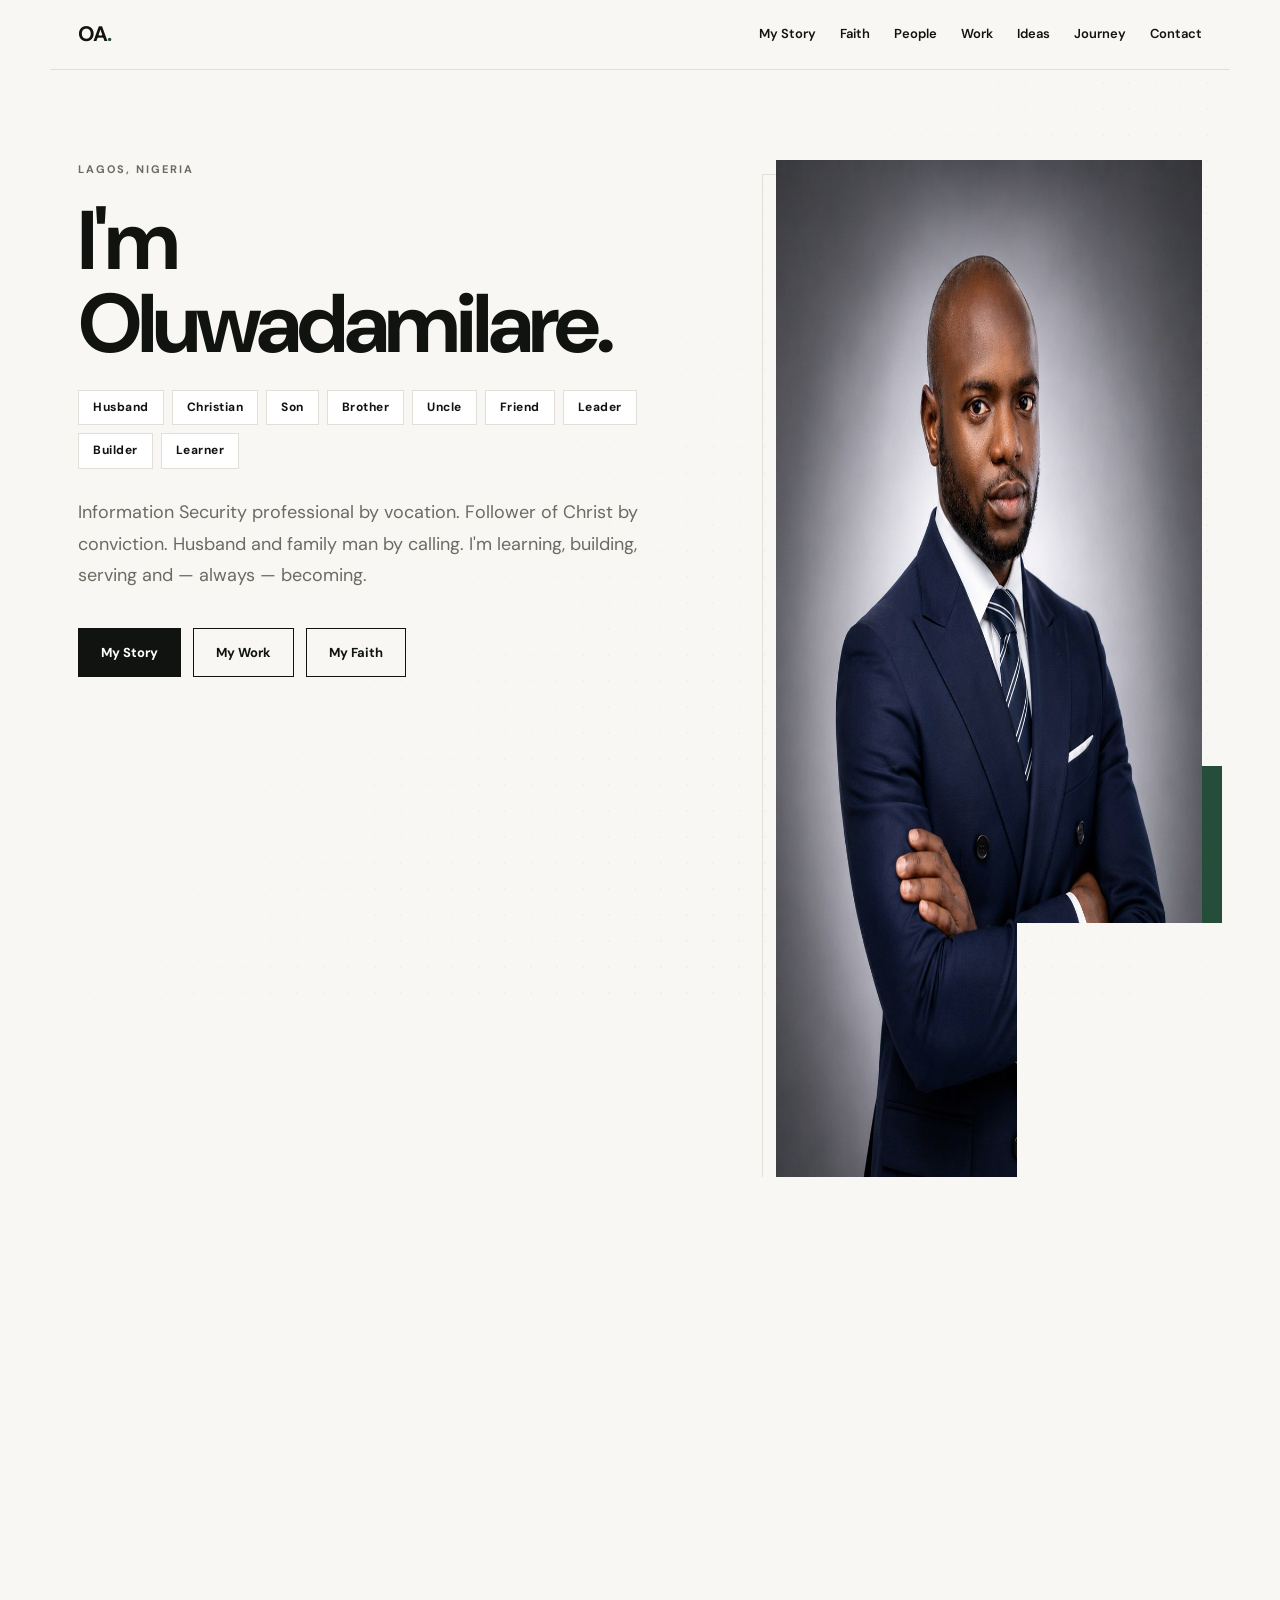
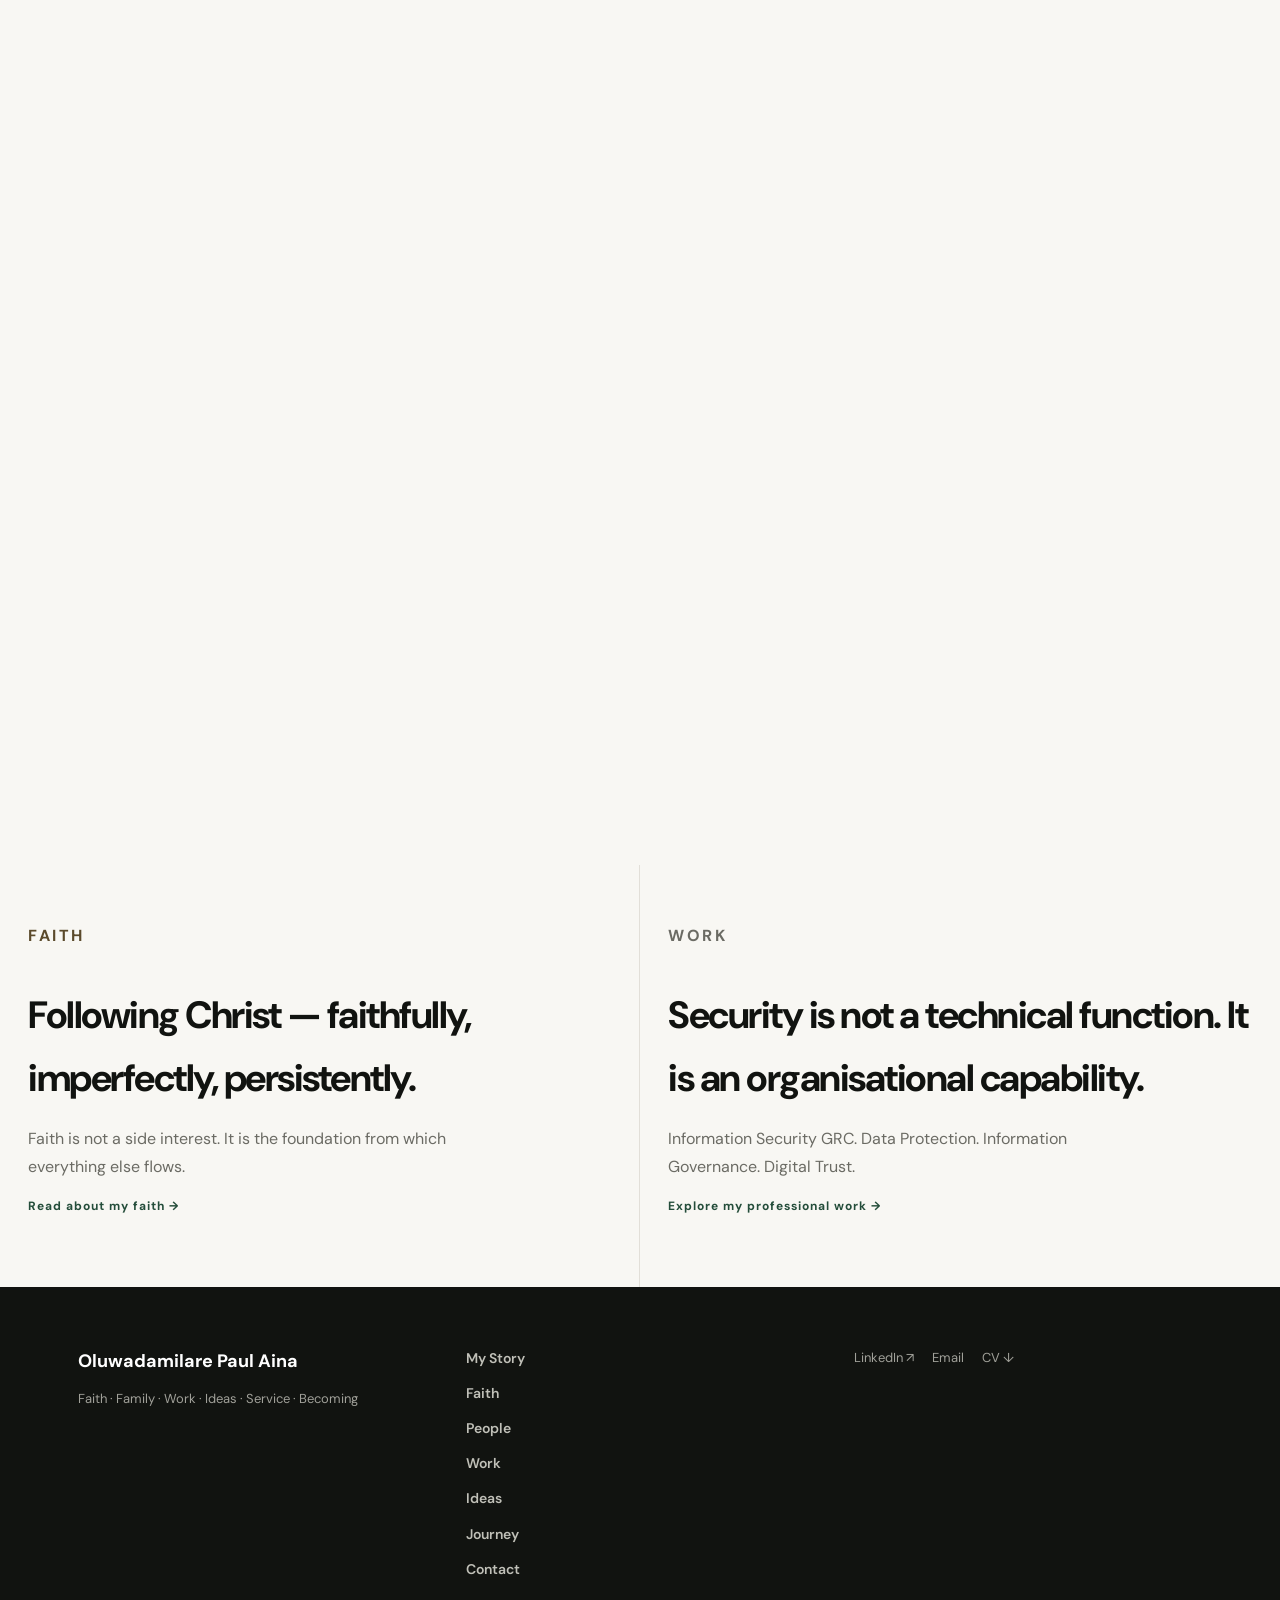
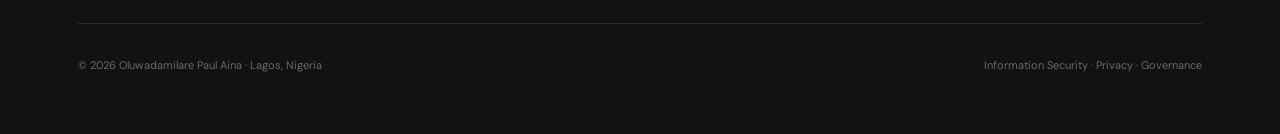
<file: index.html>
<!doctype html>
<html lang="en-GB">
<head>
  <meta charset="utf-8">
  <meta name="viewport" content="width=device-width, initial-scale=1">
  <title>Oluwadamilare Aina | Faith. Family. Work. Ideas. Becoming.</title>
  <meta name="description" content="Oluwadamilare Aina — husband, Christian, information security professional, researcher, builder and learner. Lagos, Nigeria.">
  <link rel="canonical" href="https://oluwadamilareaina2-max.github.io/">
  <meta property="og:type" content="website">
  <meta property="og:url" content="https://oluwadamilareaina2-max.github.io/">
  <meta property="og:title" content="Oluwadamilare Aina | Faith. Family. Work. Ideas. Becoming.">
  <meta property="og:description" content="Husband. Christian. Information Security GRC Manager. Researcher. Builder. Lagos, Nigeria.">
  <meta property="og:image" content="https://oluwadamilareaina2-max.github.io/headshot.jpg">
  <meta name="twitter:card" content="summary_large_image">
  <meta name="twitter:title" content="Oluwadamilare Aina">
  <meta name="twitter:description" content="Faith. Family. Work. Ideas. Becoming. Lagos, Nigeria.">
  <meta name="twitter:image" content="https://oluwadamilareaina2-max.github.io/headshot.jpg">
  <script type="application/ld+json">{"@context":"https://schema.org","@type":"Person","name":"Oluwadamilare Paul Aina","jobTitle":"Information Security GRC Manager","url":"https://oluwadamilareaina2-max.github.io","email":"Paulaina030@gmail.com","image":"https://oluwadamilareaina2-max.github.io/headshot.jpg","sameAs":["https://www.linkedin.com/in/phoenix-paul/"],"address":{"@type":"PostalAddress","addressLocality":"Lagos","addressCountry":"NG"}}</script>
  <link rel="preconnect" href="https://fonts.googleapis.com">
  <link rel="preconnect" href="https://fonts.gstatic.com" crossorigin>
  <link href="https://fonts.googleapis.com/css2?family=DM+Sans:ital,opsz,wght@0,9..40,400;0,9..40,500;0,9..40,600;0,9..40,700&family=Playfair+Display:ital,wght@0,500;0,600;1,500&display=swap" rel="stylesheet">
  <link rel="stylesheet" href="style.css">
</head>
<body>
<a class="skip-link" href="#main">Skip to main content</a>

<header class="site-header">
  <a class="brand" href="index.html">OA<span>.</span></a>
  <button class="menu-toggle" aria-label="Open menu" aria-expanded="false" aria-controls="main-nav">
    <span class="bar"></span><span class="bar"></span><span class="bar"></span>
  </button>
  <nav id="main-nav" aria-label="Main navigation">
    <a href="story.html">My Story</a>
    <a href="faith.html">Faith</a>
    <a href="people.html">People</a>
    <a href="work.html">Work</a>
    <a href="ideas.html">Ideas</a>
    <a href="journey.html">Journey</a>
    <a href="contact.html">Contact</a>
  </nav>
</header>

<main id="main">

  <!-- ═══ HERO ════════════════════════════════════════════════════════════ -->
  <section class="home-hero" aria-labelledby="hero-name">
    <div class="hero-dots" aria-hidden="true"></div>

    <div class="hero-copy">
      <p class="hero-location" data-hero="0">Lagos, Nigeria</p>
      <h1 class="hero-name" id="hero-name" data-hero="1">I'm Oluwadamilare.</h1>
      <div class="hero-identities" data-hero="2" aria-label="I am a:">
        <span>Husband</span>
        <span>Christian</span>
        <span>Son</span>
        <span>Brother</span>
        <span>Uncle</span>
        <span>Friend</span>
        <span>Leader</span>
        <span>Builder</span>
        <span>Learner</span>
      </div>
      <p class="hero-statement" data-hero="3">
        Information Security professional by vocation. Follower of Christ by conviction.
        Husband and family man by calling. I'm learning, building, serving and — always — becoming.
      </p>
      <div class="hero-actions" data-hero="4">
        <a href="story.html" class="btn btn-primary">My Story</a>
        <a href="work.html" class="btn btn-outline">My Work</a>
        <a href="faith.html" class="btn btn-outline">My Faith</a>
      </div>
    </div>

    <div class="hero-photo-block" data-hero="photo" aria-hidden="true">
      <div class="home-photo-frame">
        <img src="headshot.jpg" alt="Oluwadamilare Aina" width="800" height="1066" loading="eager" fetchpriority="high">
      </div>
      <div class="hero-caption">
        <strong>Oluwadamilare Paul Aina</strong>
        <span>Information Security GRC Manager</span>
        <span>ISO 27001 Lead Implementer &amp; Lead Auditor · Certified DPO</span>
      </div>
    </div>
  </section>

  <!-- ═══ PHILOSOPHY BAND ════════════════════════════════════════════════ -->
  <div class="philosophy-band" aria-label="Personal philosophy">
    <blockquote>
      "More than a job title.<br>A life in progress."
    </blockquote>
    <cite>Faith · Family · Work · Ideas · Service · Becoming</cite>
  </div>

  <!-- ═══ PILLARS ══════════════════════════════════════════════════════════ -->
  <div class="pillars-wrap">
    <div class="pillars-head" data-reveal>
      <p class="eyebrow muted">WHO I AM</p>
      <h2>Five dimensions of one life.</h2>
      <p>Not separate compartments — one integrated person, living across different responsibilities and callings.</p>
    </div>
    <div class="pillars-grid" role="list">

      <a href="faith.html" class="pillar-card faith-card" data-reveal data-delay="1" role="listitem">
        <div class="pillar-icon" aria-hidden="true">
          <svg width="30" height="30" viewBox="0 0 30 30" fill="none" stroke="currentColor" stroke-width="1.5" stroke-linecap="round"><path d="M15 4v22M8 11h14"/></svg>
        </div>
        <h3>Faith</h3>
        <p>Following Christ. Learning. Serving. The conviction that shapes everything else.</p>
        <span class="pillar-arrow">Explore Faith →</span>
      </a>

      <a href="people.html" class="pillar-card family-card" data-reveal data-delay="2" role="listitem">
        <div class="pillar-icon" aria-hidden="true">
          <svg width="30" height="30" viewBox="0 0 30 30" fill="none" stroke="currentColor" stroke-width="1.5" stroke-linecap="round"><circle cx="15" cy="10" r="5"/><path d="M5 26c0-5.5 4.5-10 10-10s10 4.5 10 10"/></svg>
        </div>
        <h3>Family</h3>
        <p>Marriage. Family. The people who make a life worth living.</p>
        <span class="pillar-arrow">My People →</span>
      </a>

      <a href="work.html" class="pillar-card work-card" data-reveal data-delay="3" role="listitem">
        <div class="pillar-icon" aria-hidden="true">
          <svg width="30" height="30" viewBox="0 0 30 30" fill="none" stroke="currentColor" stroke-width="1.5" stroke-linecap="round"><rect x="4" y="4" width="22" height="22" rx="2"/><path d="M4 12h22"/><path d="M10 12v12M20 12v12"/></svg>
        </div>
        <h3>Work</h3>
        <p>Security. Privacy. Governance. Stewardship of professional skills and responsibility.</p>
        <span class="pillar-arrow">See My Work →</span>
      </a>

      <a href="ideas.html" class="pillar-card build-card" data-reveal data-delay="4" role="listitem">
        <div class="pillar-icon" aria-hidden="true">
          <svg width="30" height="30" viewBox="0 0 30 30" fill="none" stroke="currentColor" stroke-width="1.5" stroke-linecap="round"><path d="M12 26h6M15 22v4M9 18c-3-2-4-6-4-8a10 10 0 0120 0c0 2-1 6-4 8H9z"/></svg>
        </div>
        <h3>Building</h3>
        <p>CyberÀṣà. Ideas. Projects. Creating things that serve people well.</p>
        <span class="pillar-arrow">See Ideas →</span>
      </a>

      <a href="journey.html" class="pillar-card become-card" data-reveal data-delay="5" role="listitem">
        <div class="pillar-icon" aria-hidden="true">
          <svg width="30" height="30" viewBox="0 0 30 30" fill="none" stroke="currentColor" stroke-width="1.5" stroke-linecap="round"><path d="M6 24L24 6M24 6H14M24 6v10"/></svg>
        </div>
        <h3>Becoming</h3>
        <p>Learning. Leadership. Growth. I am not finished — and that is a good thing.</p>
        <span class="pillar-arrow">My Journey →</span>
      </a>

    </div>
  </div>

  <!-- ═══ CURRENTLY ════════════════════════════════════════════════════════ -->
  <div class="currently-section">
    <div class="currently-inner">
      <div class="currently-header" data-reveal>
        <p class="eyebrow warm">RIGHT NOW</p>
        <h2>What I'm doing at the moment.</h2>
      </div>
      <div class="currently-grid" data-reveal>
        <div class="currently-item">
          <span class="currently-label">Learning</span>
          <p>Information Management (ABU) · Cybersecurity · Leadership</p>
        </div>
        <div class="currently-item">
          <span class="currently-label">Building</span>
          <p>CyberÀṣà — information security and data protection for the Nigerian context</p>
        </div>
        <div class="currently-item">
          <span class="currently-label">Researching</span>
          <p>Information Governance × Security Culture × Digital Trust in Nigerian Fintech</p>
        </div>
        <div class="currently-item">
          <span class="currently-label">Working</span>
          <p>Data Protection Officer — Digital Health Platforms (Interswitch Group)</p>
        </div>
        <div class="currently-item">
          <span class="currently-label">Serving</span>
          <p>Church community · Professional volunteering · Mentorship</p>
        </div>
        <div class="currently-item">
          <span class="currently-label">Becoming</span>
          <p>A better husband, leader, follower and professional</p>
        </div>
      </div>
    </div>
  </div>

  <!-- ═══ BECOMING ════════════════════════════════════════════════════════ -->
  <div class="becoming-section">
    <div class="becoming-inner">
      <p class="eyebrow">BECOMING</p>
      <h2 class="becoming-title">I'm not finished.</h2>
      <div class="becoming-list">
        <div class="becoming-item" data-reveal>Becoming a better husband.</div>
        <div class="becoming-item" data-reveal data-delay="1">Becoming a better son.</div>
        <div class="becoming-item" data-reveal data-delay="1">Becoming a better brother.</div>
        <div class="becoming-item" data-reveal data-delay="2">Becoming a better Christian.</div>
        <div class="becoming-item" data-reveal data-delay="2">Becoming a better leader.</div>
        <div class="becoming-item" data-reveal data-delay="3">Becoming a better professional.</div>
        <div class="becoming-item" data-reveal data-delay="3">Becoming a better builder.</div>
        <div class="becoming-item" data-reveal data-delay="4">Becoming a better steward of what has been entrusted to me.</div>
      </div>
    </div>
  </div>

  <!-- ═══ TEASERS ══════════════════════════════════════════════════════════ -->
  <div class="teaser-strip">
    <a href="faith.html" class="teaser-panel">
      <p class="eyebrow faith">Faith</p>
      <h3>Following Christ — faithfully, imperfectly, persistently.</h3>
      <p>Faith is not a side interest. It is the foundation from which everything else flows.</p>
      <span class="teaser-link">Read about my faith →</span>
    </a>
    <a href="work.html" class="teaser-panel">
      <p class="eyebrow">Work</p>
      <h3>Security is not a technical function. It is an organisational capability.</h3>
      <p>Information Security GRC. Data Protection. Information Governance. Digital Trust.</p>
      <span class="teaser-link">Explore my professional work →</span>
    </a>
  </div>

</main>

<footer class="site-footer">
  <div class="footer-inner">
    <div class="footer-brand">
      <strong>Oluwadamilare Paul Aina</strong>
      <span>Faith · Family · Work · Ideas · Service · Becoming</span>
    </div>
    <nav class="footer-nav" aria-label="Footer navigation">
      <a href="story.html">My Story</a>
      <a href="faith.html">Faith</a>
      <a href="people.html">People</a>
      <a href="work.html">Work</a>
      <a href="ideas.html">Ideas</a>
      <a href="journey.html">Journey</a>
      <a href="contact.html">Contact</a>
    </nav>
    <div class="footer-social" aria-label="External links">
      <a href="https://www.linkedin.com/in/phoenix-paul/" target="_blank" rel="noopener noreferrer">LinkedIn ↗</a>
      <a href="mailto:Paulaina030@gmail.com">Email</a>
      <a href="cv.pdf" target="_blank" rel="noopener noreferrer">CV ↓</a>
    </div>
    <div class="footer-bottom">
      <span>© 2026 Oluwadamilare Paul Aina · Lagos, Nigeria</span>
      <span>Information Security · Privacy · Governance</span>
    </div>
  </div>
</footer>

<script src="script.js"></script>
</body>
</html>
</file>
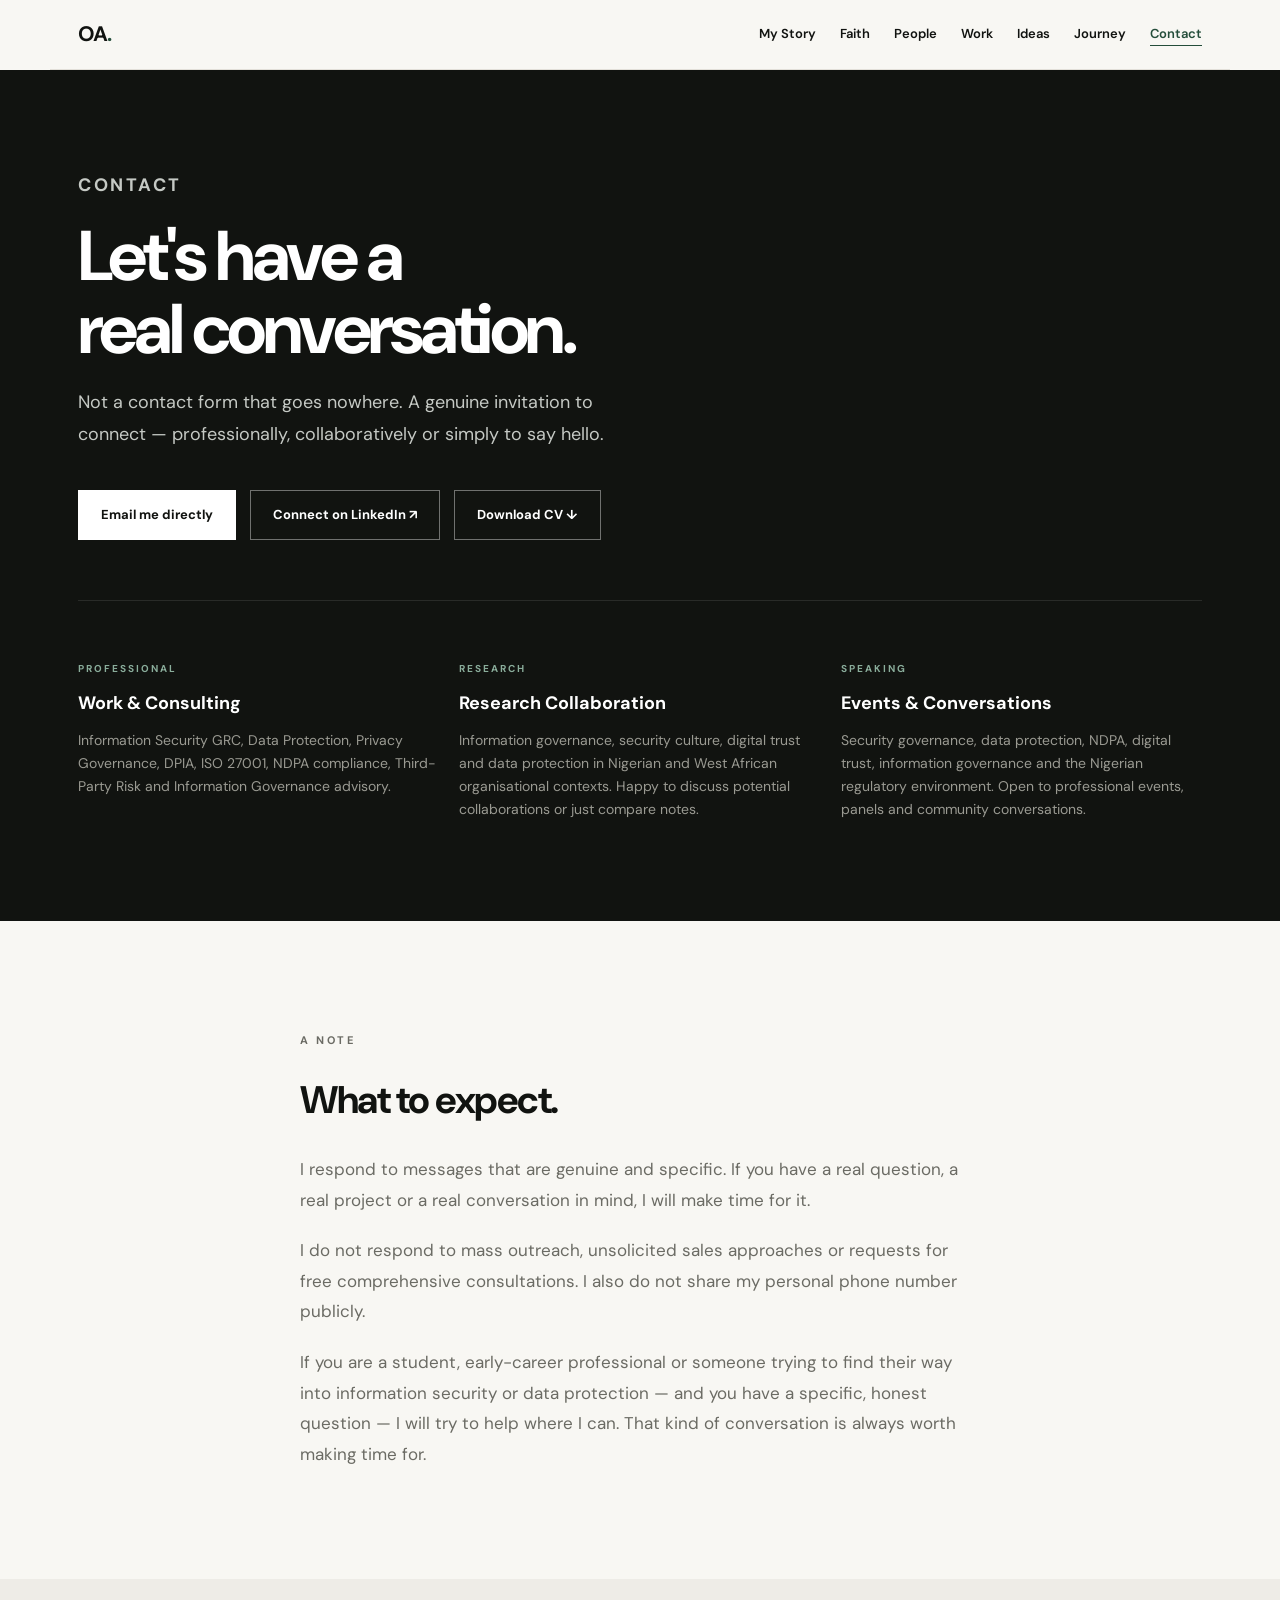
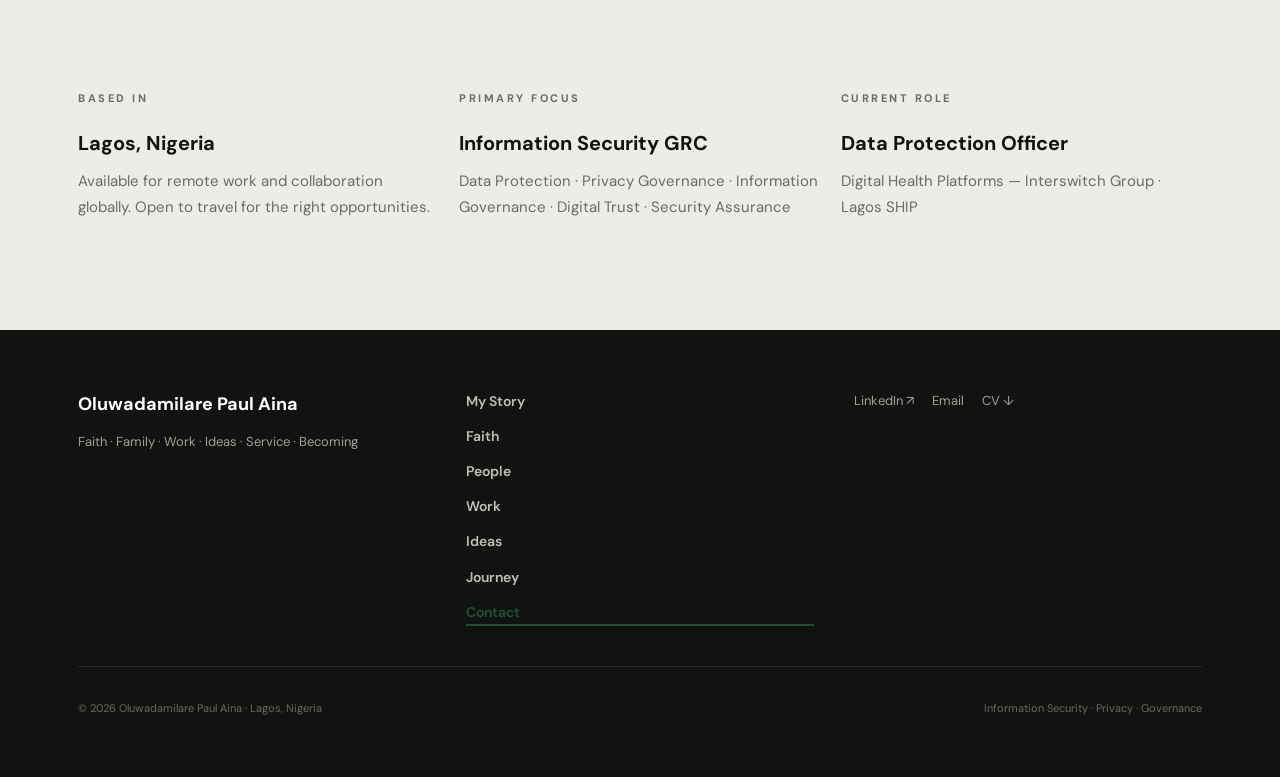
<file: contact.html>
<!doctype html>
<html lang="en-GB">
<head>
  <meta charset="utf-8"><meta name="viewport" content="width=device-width, initial-scale=1">
  <title>Contact | Oluwadamilare Aina</title>
  <meta name="description" content="Get in touch with Oluwadamilare Aina — for professional conversations, research collaboration, consulting or speaking.">
  <link rel="preconnect" href="https://fonts.googleapis.com"><link rel="preconnect" href="https://fonts.gstatic.com" crossorigin>
  <link href="https://fonts.googleapis.com/css2?family=DM+Sans:ital,opsz,wght@0,9..40,400;0,9..40,500;0,9..40,600;0,9..40,700&family=Playfair+Display:ital,wght@0,500;0,600;1,500&display=swap" rel="stylesheet">
  <link rel="stylesheet" href="style.css">
</head>
<body>
<a class="skip-link" href="#main">Skip to main content</a>
<header class="site-header">
  <a class="brand" href="index.html">OA<span>.</span></a>
  <button class="menu-toggle" aria-label="Open menu" aria-expanded="false" aria-controls="main-nav"><span class="bar"></span><span class="bar"></span><span class="bar"></span></button>
  <nav id="main-nav" aria-label="Main navigation">
    <a href="story.html">My Story</a><a href="faith.html">Faith</a><a href="people.html">People</a><a href="work.html">Work</a><a href="ideas.html">Ideas</a><a href="journey.html">Journey</a><a href="contact.html">Contact</a>
  </nav>
</header>

<main id="main">

  <!-- Hero -->
  <div class="contact-hero">
    <p class="eyebrow" data-hero="0">CONTACT</p>
    <h1 data-hero="1">Let's have a<br>real conversation.</h1>
    <p data-hero="2">Not a contact form that goes nowhere. A genuine invitation to connect — professionally, collaboratively or simply to say hello.</p>
    <div style="margin-top:40px;display:flex;gap:14px;flex-wrap:wrap" data-hero="3">
      <a href="mailto:Paulaina030@gmail.com" class="btn btn-primary" style="background:#fff;color:var(--ink);border-color:#fff">Email me directly</a>
      <a href="https://www.linkedin.com/in/phoenix-paul/" target="_blank" rel="noopener noreferrer" class="btn btn-ghost">Connect on LinkedIn ↗</a>
      <a href="cv.pdf" target="_blank" rel="noopener noreferrer" class="btn btn-ghost">Download CV ↓</a>
    </div>
    <div class="contact-grid">
      <div class="contact-type" data-reveal>
        <span class="ct-label">PROFESSIONAL</span>
        <h3>Work &amp; Consulting</h3>
        <p>Information Security GRC, Data Protection, Privacy Governance, DPIA, ISO 27001, NDPA compliance, Third-Party Risk and Information Governance advisory.</p>
      </div>
      <div class="contact-type" data-reveal data-delay="1">
        <span class="ct-label">RESEARCH</span>
        <h3>Research Collaboration</h3>
        <p>Information governance, security culture, digital trust and data protection in Nigerian and West African organisational contexts. Happy to discuss potential collaborations or just compare notes.</p>
      </div>
      <div class="contact-type" data-reveal data-delay="2">
        <span class="ct-label">SPEAKING</span>
        <h3>Events &amp; Conversations</h3>
        <p>Security governance, data protection, NDPA, digital trust, information governance and the Nigerian regulatory environment. Open to professional events, panels and community conversations.</p>
      </div>
    </div>
  </div>

  <!-- What I won't do -->
  <section class="section" aria-labelledby="about-contact-heading">
    <div style="max-width:680px;margin:auto">
      <div data-reveal>
        <p class="eyebrow muted">A NOTE</p>
        <h2 id="about-contact-heading" style="font-size:clamp(26px,3vw,40px);letter-spacing:-1.5px;margin-bottom:22px">What to expect.</h2>
        <div class="prose">
          <p>I respond to messages that are genuine and specific. If you have a real question, a real project or a real conversation in mind, I will make time for it.</p>
          <p>I do not respond to mass outreach, unsolicited sales approaches or requests for free comprehensive consultations. I also do not share my personal phone number publicly.</p>
          <p>If you are a student, early-career professional or someone trying to find their way into information security or data protection — and you have a specific, honest question — I will try to help where I can. That kind of conversation is always worth making time for.</p>
        </div>
      </div>
    </div>
  </section>

  <!-- Location / context -->
  <div class="section alt">
    <div style="max-width:var(--max);margin:auto;display:grid;grid-template-columns:repeat(3,1fr);gap:20px" class="three-col-grid">
      <div data-reveal>
        <p class="eyebrow muted">BASED IN</p>
        <h3 style="font-size:20px;margin-bottom:8px">Lagos, Nigeria</h3>
        <p style="font-size:15px;color:var(--muted)">Available for remote work and collaboration globally. Open to travel for the right opportunities.</p>
      </div>
      <div data-reveal data-delay="1">
        <p class="eyebrow muted">PRIMARY FOCUS</p>
        <h3 style="font-size:20px;margin-bottom:8px">Information Security GRC</h3>
        <p style="font-size:15px;color:var(--muted)">Data Protection · Privacy Governance · Information Governance · Digital Trust · Security Assurance</p>
      </div>
      <div data-reveal data-delay="2">
        <p class="eyebrow muted">CURRENT ROLE</p>
        <h3 style="font-size:20px;margin-bottom:8px">Data Protection Officer</h3>
        <p style="font-size:15px;color:var(--muted)">Digital Health Platforms — Interswitch Group · Lagos SHIP</p>
      </div>
    </div>
  </div>

</main>

<footer class="site-footer">
  <div class="footer-inner">
    <div class="footer-brand"><strong>Oluwadamilare Paul Aina</strong><span>Faith · Family · Work · Ideas · Service · Becoming</span></div>
    <nav class="footer-nav" aria-label="Footer navigation"><a href="story.html">My Story</a><a href="faith.html">Faith</a><a href="people.html">People</a><a href="work.html">Work</a><a href="ideas.html">Ideas</a><a href="journey.html">Journey</a><a href="contact.html">Contact</a></nav>
    <div class="footer-social"><a href="https://www.linkedin.com/in/phoenix-paul/" target="_blank" rel="noopener noreferrer">LinkedIn ↗</a><a href="mailto:Paulaina030@gmail.com">Email</a><a href="cv.pdf" target="_blank">CV ↓</a></div>
    <div class="footer-bottom"><span>© 2026 Oluwadamilare Paul Aina · Lagos, Nigeria</span><span>Information Security · Privacy · Governance</span></div>
  </div>
</footer>
<script src="script.js"></script>
</body>
</html>
</file>
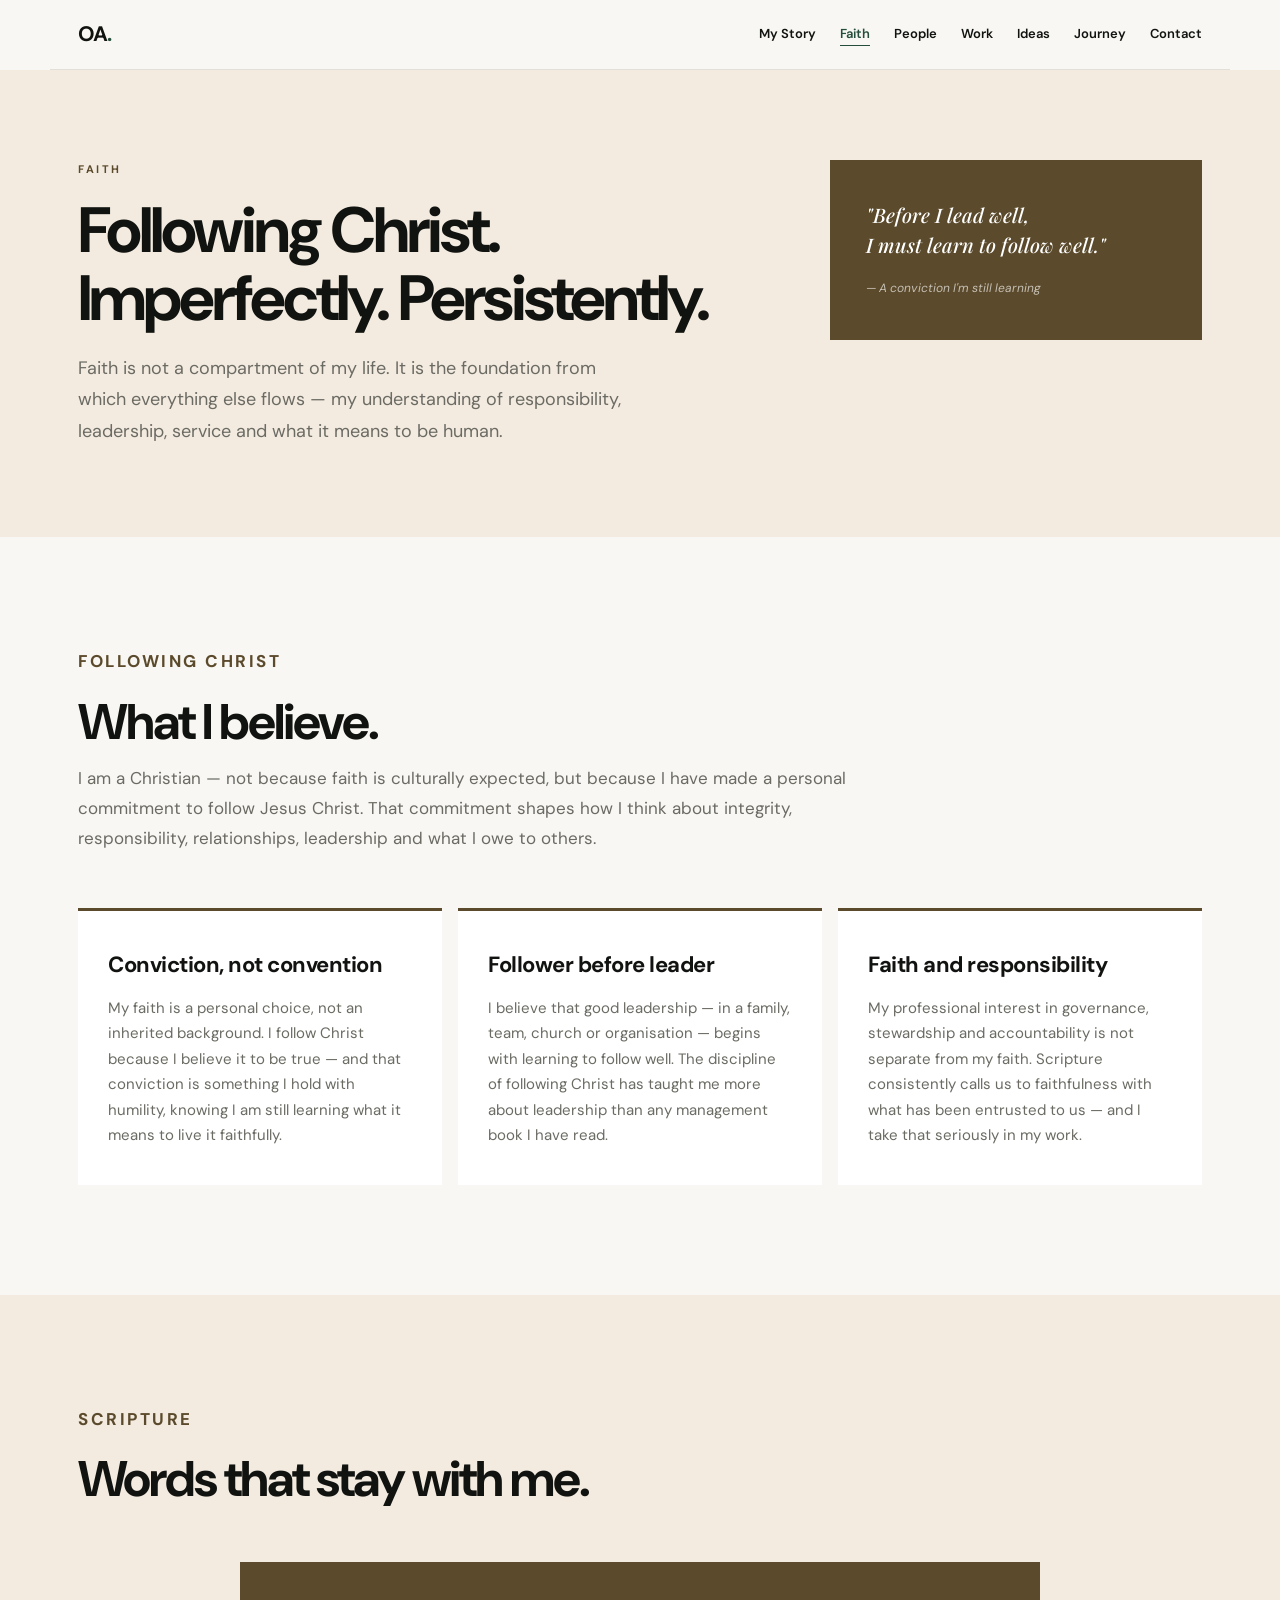
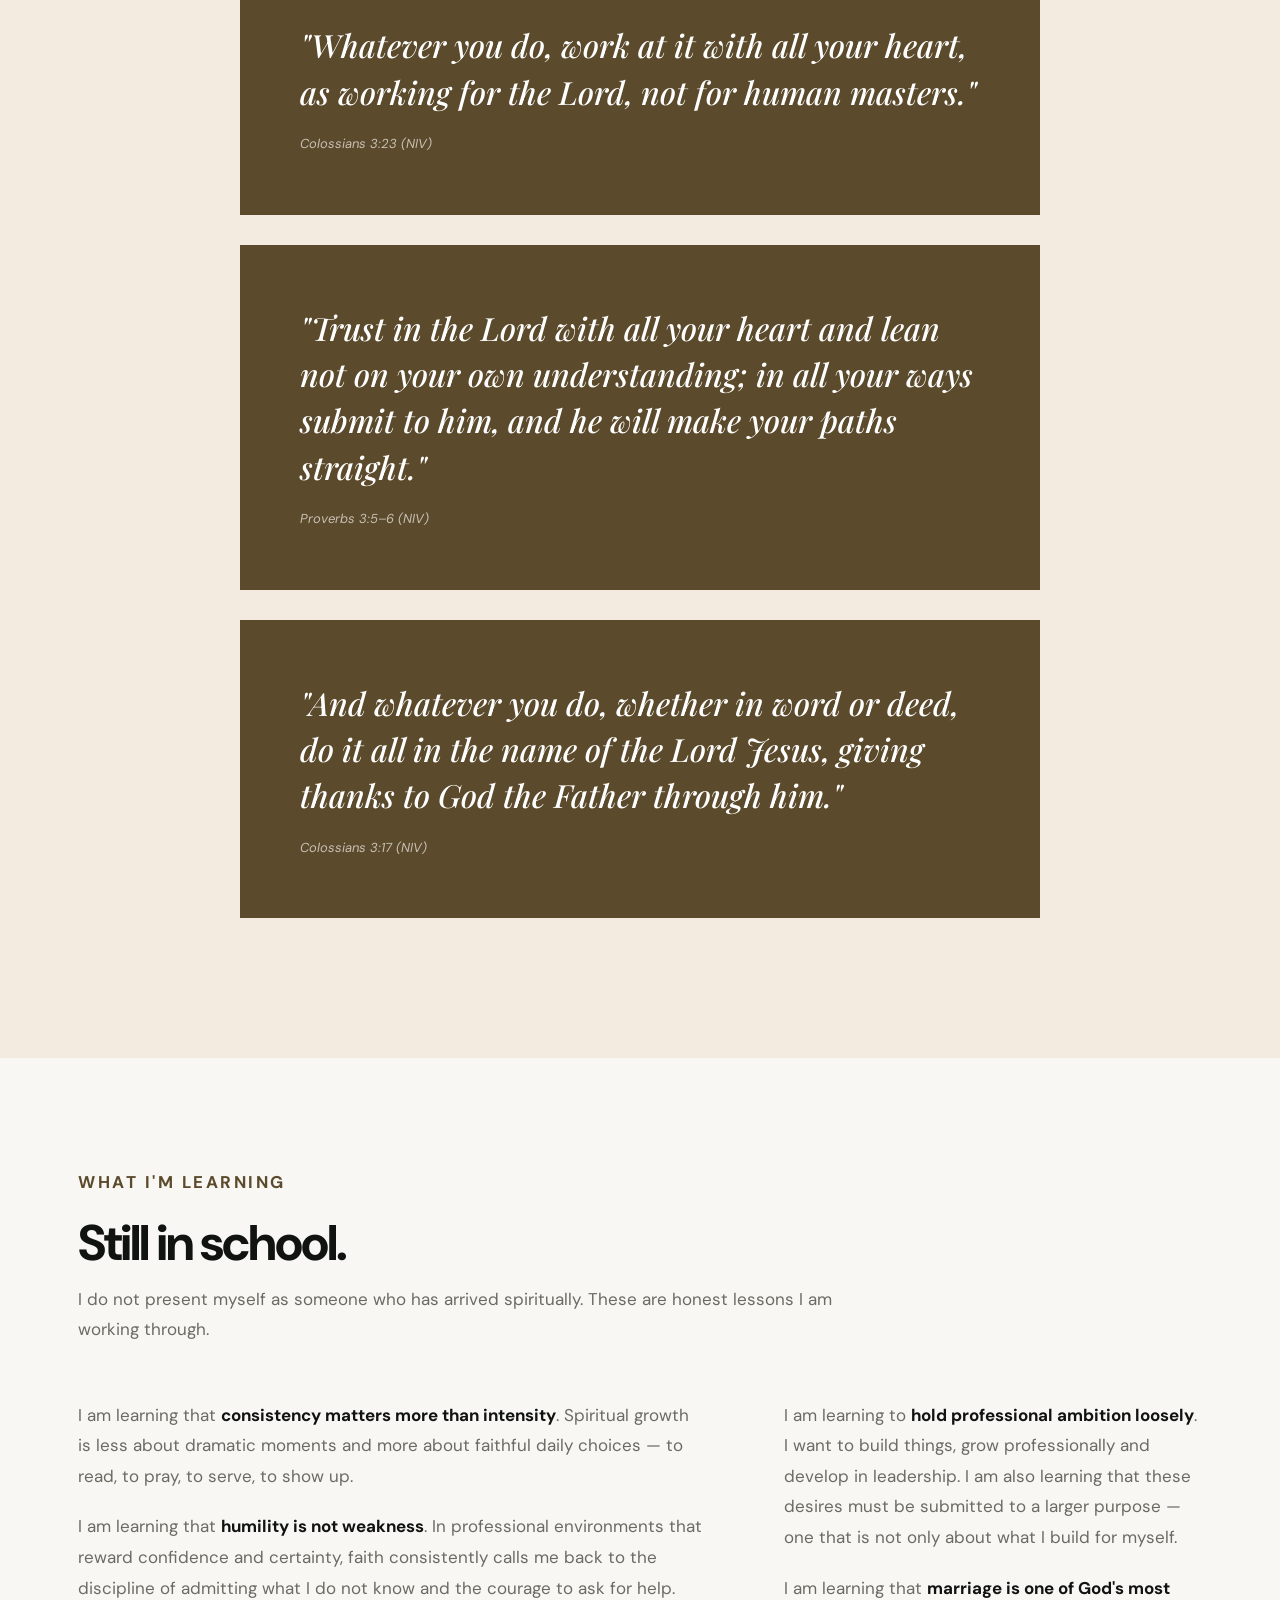
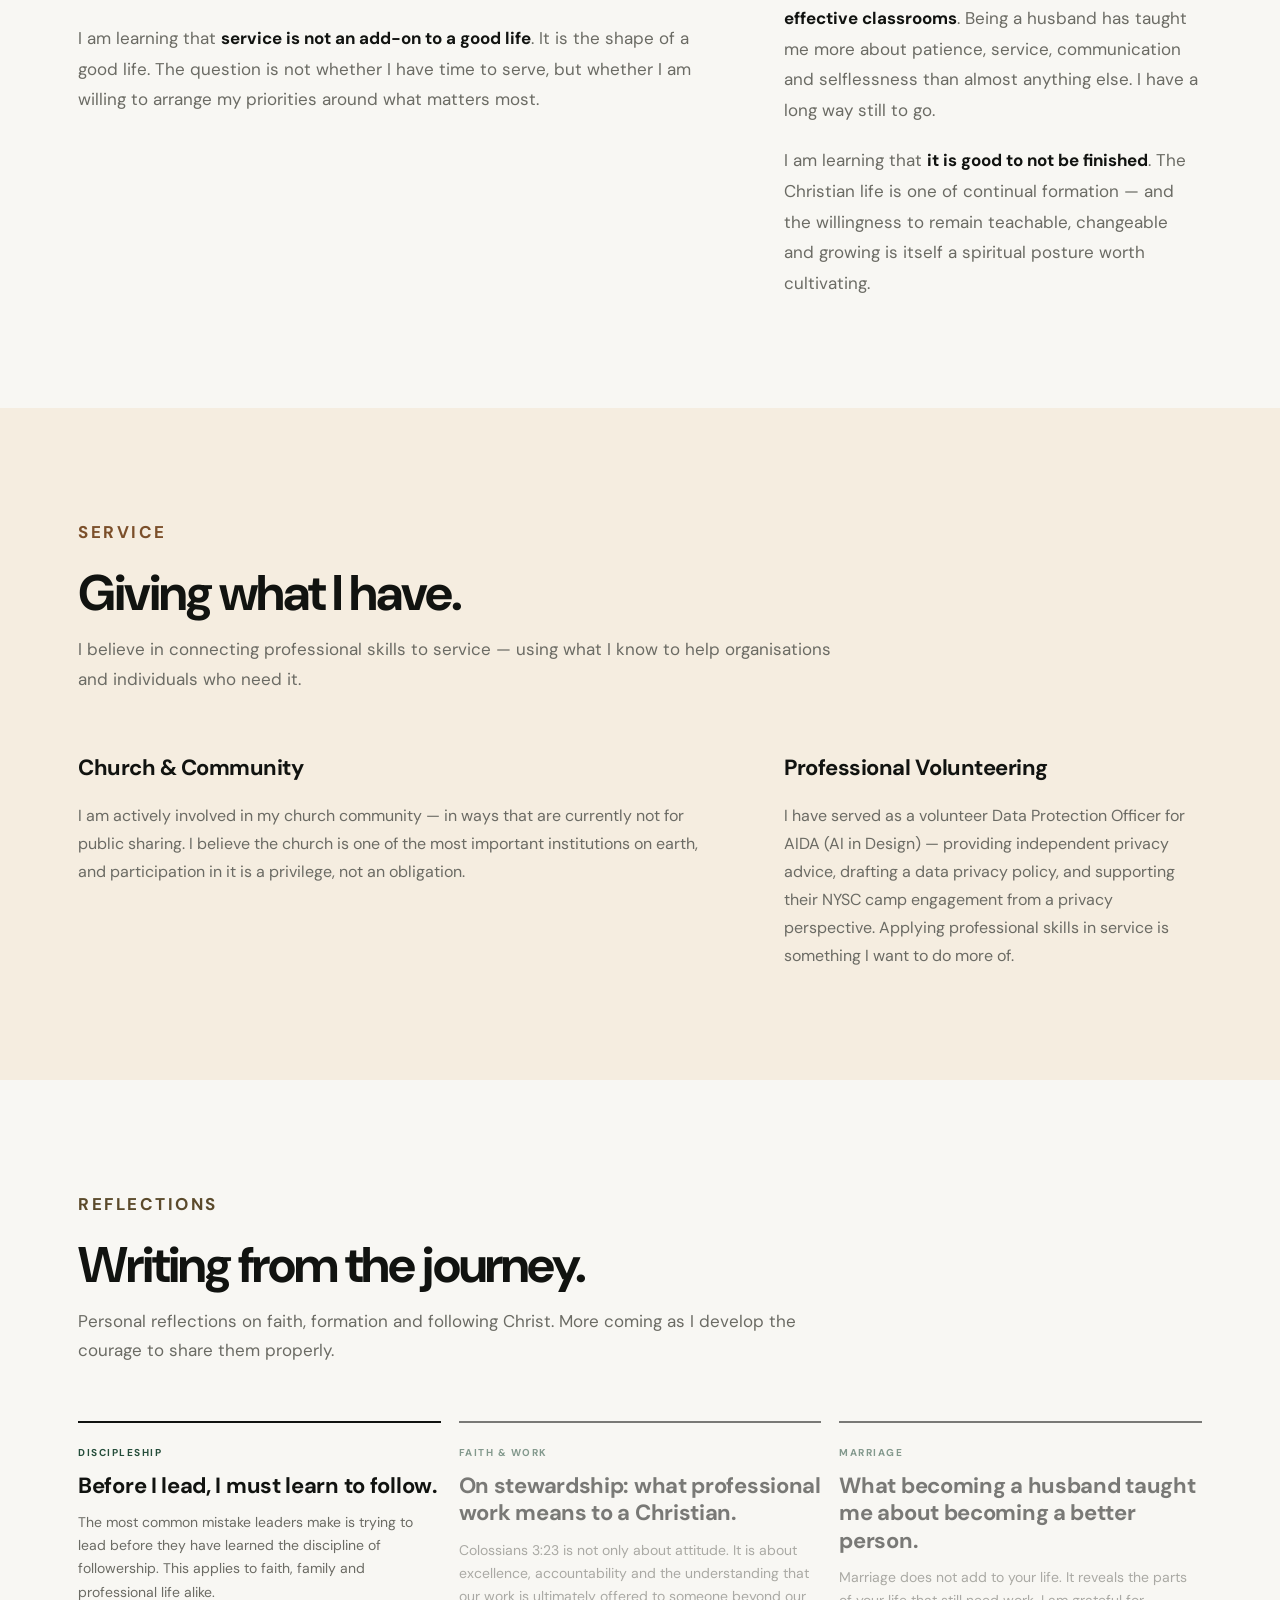
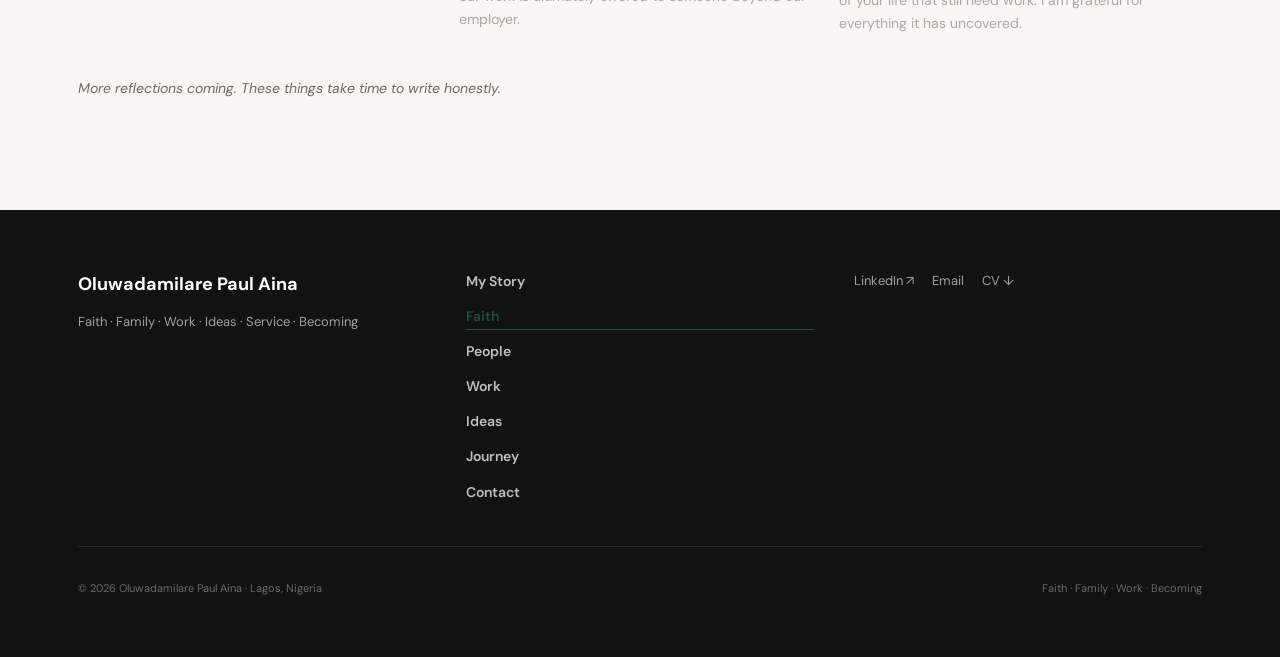
<file: faith.html>
<!doctype html>
<html lang="en-GB">
<head>
  <meta charset="utf-8"><meta name="viewport" content="width=device-width, initial-scale=1">
  <title>Faith | Oluwadamilare Aina</title>
  <meta name="description" content="Oluwadamilare Aina on faith — following Christ, learning, serving and the conviction that shapes everything else.">
  <link rel="preconnect" href="https://fonts.googleapis.com"><link rel="preconnect" href="https://fonts.gstatic.com" crossorigin>
  <link href="https://fonts.googleapis.com/css2?family=DM+Sans:ital,opsz,wght@0,9..40,400;0,9..40,500;0,9..40,600;0,9..40,700&family=Playfair+Display:ital,wght@0,500;0,600;1,500&display=swap" rel="stylesheet">
  <link rel="stylesheet" href="style.css">
</head>
<body>
<a class="skip-link" href="#main">Skip to main content</a>
<header class="site-header">
  <a class="brand" href="index.html">OA<span>.</span></a>
  <button class="menu-toggle" aria-label="Open menu" aria-expanded="false" aria-controls="main-nav"><span class="bar"></span><span class="bar"></span><span class="bar"></span></button>
  <nav id="main-nav" aria-label="Main navigation">
    <a href="story.html">My Story</a><a href="faith.html">Faith</a><a href="people.html">People</a><a href="work.html">Work</a><a href="ideas.html">Ideas</a><a href="journey.html">Journey</a><a href="contact.html">Contact</a>
  </nav>
</header>

<main id="main">

  <!-- Hero -->
  <div class="faith-hero">
    <div class="faith-hero-inner">
      <div>
        <p class="eyebrow faith" data-hero="0">FAITH</p>
        <h1 data-hero="1">Following Christ.<br>Imperfectly. Persistently.</h1>
        <p class="lead" data-hero="2">Faith is not a compartment of my life. It is the foundation from which everything else flows — my understanding of responsibility, leadership, service and what it means to be human.</p>
      </div>
      <div class="faith-quote-block" data-hero="photo">
        <blockquote>"Before I lead well,<br>I must learn to follow well."</blockquote>
        <cite>— A conviction I'm still learning</cite>
      </div>
    </div>
  </div>

  <!-- Following Christ -->
  <section class="section" aria-labelledby="following-heading">
    <div class="section-heading" data-reveal>
      <p class="eyebrow faith">FOLLOWING CHRIST</p>
      <h2 id="following-heading">What I believe.</h2>
      <p>I am a Christian — not because faith is culturally expected, but because I have made a personal commitment to follow Jesus Christ. That commitment shapes how I think about integrity, responsibility, relationships, leadership and what I owe to others.</p>
    </div>
    <div class="faith-cards">
      <div class="faith-card" data-reveal data-delay="1">
        <h3>Conviction, not convention</h3>
        <p>My faith is a personal choice, not an inherited background. I follow Christ because I believe it to be true — and that conviction is something I hold with humility, knowing I am still learning what it means to live it faithfully.</p>
      </div>
      <div class="faith-card" data-reveal data-delay="2">
        <h3>Follower before leader</h3>
        <p>I believe that good leadership — in a family, team, church or organisation — begins with learning to follow well. The discipline of following Christ has taught me more about leadership than any management book I have read.</p>
      </div>
      <div class="faith-card" data-reveal data-delay="3">
        <h3>Faith and responsibility</h3>
        <p>My professional interest in governance, stewardship and accountability is not separate from my faith. Scripture consistently calls us to faithfulness with what has been entrusted to us — and I take that seriously in my work.</p>
      </div>
    </div>
  </section>

  <!-- Scripture -->
  <div class="section faith-bg" aria-labelledby="scripture-heading">
    <div style="max-width:var(--max);margin:auto">
      <div class="section-heading" data-reveal>
        <p class="eyebrow faith">SCRIPTURE</p>
        <h2 id="scripture-heading">Words that stay with me.</h2>
      </div>
      <div class="scripture-block" data-reveal>
        <blockquote>
          "Whatever you do, work at it with all your heart, as working for the Lord, not for human masters."
        </blockquote>
        <cite>Colossians 3:23 (NIV)</cite>
      </div>
      <div class="scripture-block" data-reveal data-delay="1">
        <blockquote>
          "Trust in the Lord with all your heart and lean not on your own understanding; in all your ways submit to him, and he will make your paths straight."
        </blockquote>
        <cite>Proverbs 3:5–6 (NIV)</cite>
      </div>
      <div class="scripture-block" data-reveal data-delay="2">
        <blockquote>
          "And whatever you do, whether in word or deed, do it all in the name of the Lord Jesus, giving thanks to God the Father through him."
        </blockquote>
        <cite>Colossians 3:17 (NIV)</cite>
      </div>
    </div>
  </div>

  <!-- What I'm learning -->
  <section class="section" aria-labelledby="learning-heading">
    <div class="section-heading" data-reveal>
      <p class="eyebrow faith">WHAT I'M LEARNING</p>
      <h2 id="learning-heading">Still in school.</h2>
      <p>I do not present myself as someone who has arrived spiritually. These are honest lessons I am working through.</p>
    </div>
    <div class="two-col">
      <div class="prose" data-reveal>
        <p>I am learning that <strong>consistency matters more than intensity</strong>. Spiritual growth is less about dramatic moments and more about faithful daily choices — to read, to pray, to serve, to show up.</p>
        <p>I am learning that <strong>humility is not weakness</strong>. In professional environments that reward confidence and certainty, faith consistently calls me back to the discipline of admitting what I do not know and the courage to ask for help.</p>
        <p>I am learning that <strong>service is not an add-on to a good life</strong>. It is the shape of a good life. The question is not whether I have time to serve, but whether I am willing to arrange my priorities around what matters most.</p>
      </div>
      <div class="prose" data-reveal data-delay="1">
        <p>I am learning to <strong>hold professional ambition loosely</strong>. I want to build things, grow professionally and develop in leadership. I am also learning that these desires must be submitted to a larger purpose — one that is not only about what I build for myself.</p>
        <p>I am learning that <strong>marriage is one of God's most effective classrooms</strong>. Being a husband has taught me more about patience, service, communication and selflessness than almost anything else. I have a long way still to go.</p>
        <p>I am learning that <strong>it is good to not be finished</strong>. The Christian life is one of continual formation — and the willingness to remain teachable, changeable and growing is itself a spiritual posture worth cultivating.</p>
      </div>
    </div>
  </section>

  <!-- Service -->
  <div class="section warm" aria-labelledby="service-heading">
    <div style="max-width:var(--max);margin:auto">
      <div class="section-heading" data-reveal>
        <p class="eyebrow warm">SERVICE</p>
        <h2 id="service-heading">Giving what I have.</h2>
        <p>I believe in connecting professional skills to service — using what I know to help organisations and individuals who need it.</p>
      </div>
      <div class="two-col">
        <div data-reveal>
          <h3 style="font-size:22px;letter-spacing:-.5px;margin-bottom:16px;">Church &amp; Community</h3>
          <p style="color:var(--muted);font-size:16px;line-height:1.75;">I am actively involved in my church community — in ways that are currently not for public sharing. I believe the church is one of the most important institutions on earth, and participation in it is a privilege, not an obligation.</p>
        </div>
        <div data-reveal data-delay="1">
          <h3 style="font-size:22px;letter-spacing:-.5px;margin-bottom:16px;">Professional Volunteering</h3>
          <p style="color:var(--muted);font-size:16px;line-height:1.75;">I have served as a volunteer Data Protection Officer for AIDA (AI in Design) — providing independent privacy advice, drafting a data privacy policy, and supporting their NYSC camp engagement from a privacy perspective. Applying professional skills in service is something I want to do more of.</p>
        </div>
      </div>
    </div>
  </div>

  <!-- Reflections -->
  <section class="section" aria-labelledby="reflections-heading">
    <div class="section-heading" data-reveal>
      <p class="eyebrow faith">REFLECTIONS</p>
      <h2 id="reflections-heading">Writing from the journey.</h2>
      <p>Personal reflections on faith, formation and following Christ. More coming as I develop the courage to share them properly.</p>
    </div>
    <div class="ideas-grid">
      <div class="idea-card" data-reveal>
        <span class="idea-category">DISCIPLESHIP</span>
        <h3>Before I lead, I must learn to follow.</h3>
        <p>The most common mistake leaders make is trying to lead before they have learned the discipline of followership. This applies to faith, family and professional life alike.</p>
      </div>
      <div class="idea-card coming-soon" data-reveal data-delay="1">
        <span class="idea-category">FAITH &amp; WORK</span>
        <h3>On stewardship: what professional work means to a Christian.</h3>
        <p>Colossians 3:23 is not only about attitude. It is about excellence, accountability and the understanding that our work is ultimately offered to someone beyond our employer.</p>
      </div>
      <div class="idea-card coming-soon" data-reveal data-delay="2">
        <span class="idea-category">MARRIAGE</span>
        <h3>What becoming a husband taught me about becoming a better person.</h3>
        <p>Marriage does not add to your life. It reveals the parts of your life that still need work. I am grateful for everything it has uncovered.</p>
      </div>
    </div>
    <p style="margin-top:40px;font-size:14px;color:var(--muted);font-style:italic;">More reflections coming. These things take time to write honestly.</p>
  </section>

</main>

<footer class="site-footer">
  <div class="footer-inner">
    <div class="footer-brand"><strong>Oluwadamilare Paul Aina</strong><span>Faith · Family · Work · Ideas · Service · Becoming</span></div>
    <nav class="footer-nav" aria-label="Footer navigation"><a href="story.html">My Story</a><a href="faith.html">Faith</a><a href="people.html">People</a><a href="work.html">Work</a><a href="ideas.html">Ideas</a><a href="journey.html">Journey</a><a href="contact.html">Contact</a></nav>
    <div class="footer-social"><a href="https://www.linkedin.com/in/phoenix-paul/" target="_blank" rel="noopener noreferrer">LinkedIn ↗</a><a href="mailto:Paulaina030@gmail.com">Email</a><a href="cv.pdf" target="_blank">CV ↓</a></div>
    <div class="footer-bottom"><span>© 2026 Oluwadamilare Paul Aina · Lagos, Nigeria</span><span>Faith · Family · Work · Becoming</span></div>
  </div>
</footer>
<script src="script.js"></script>
</body>
</html>
</file>
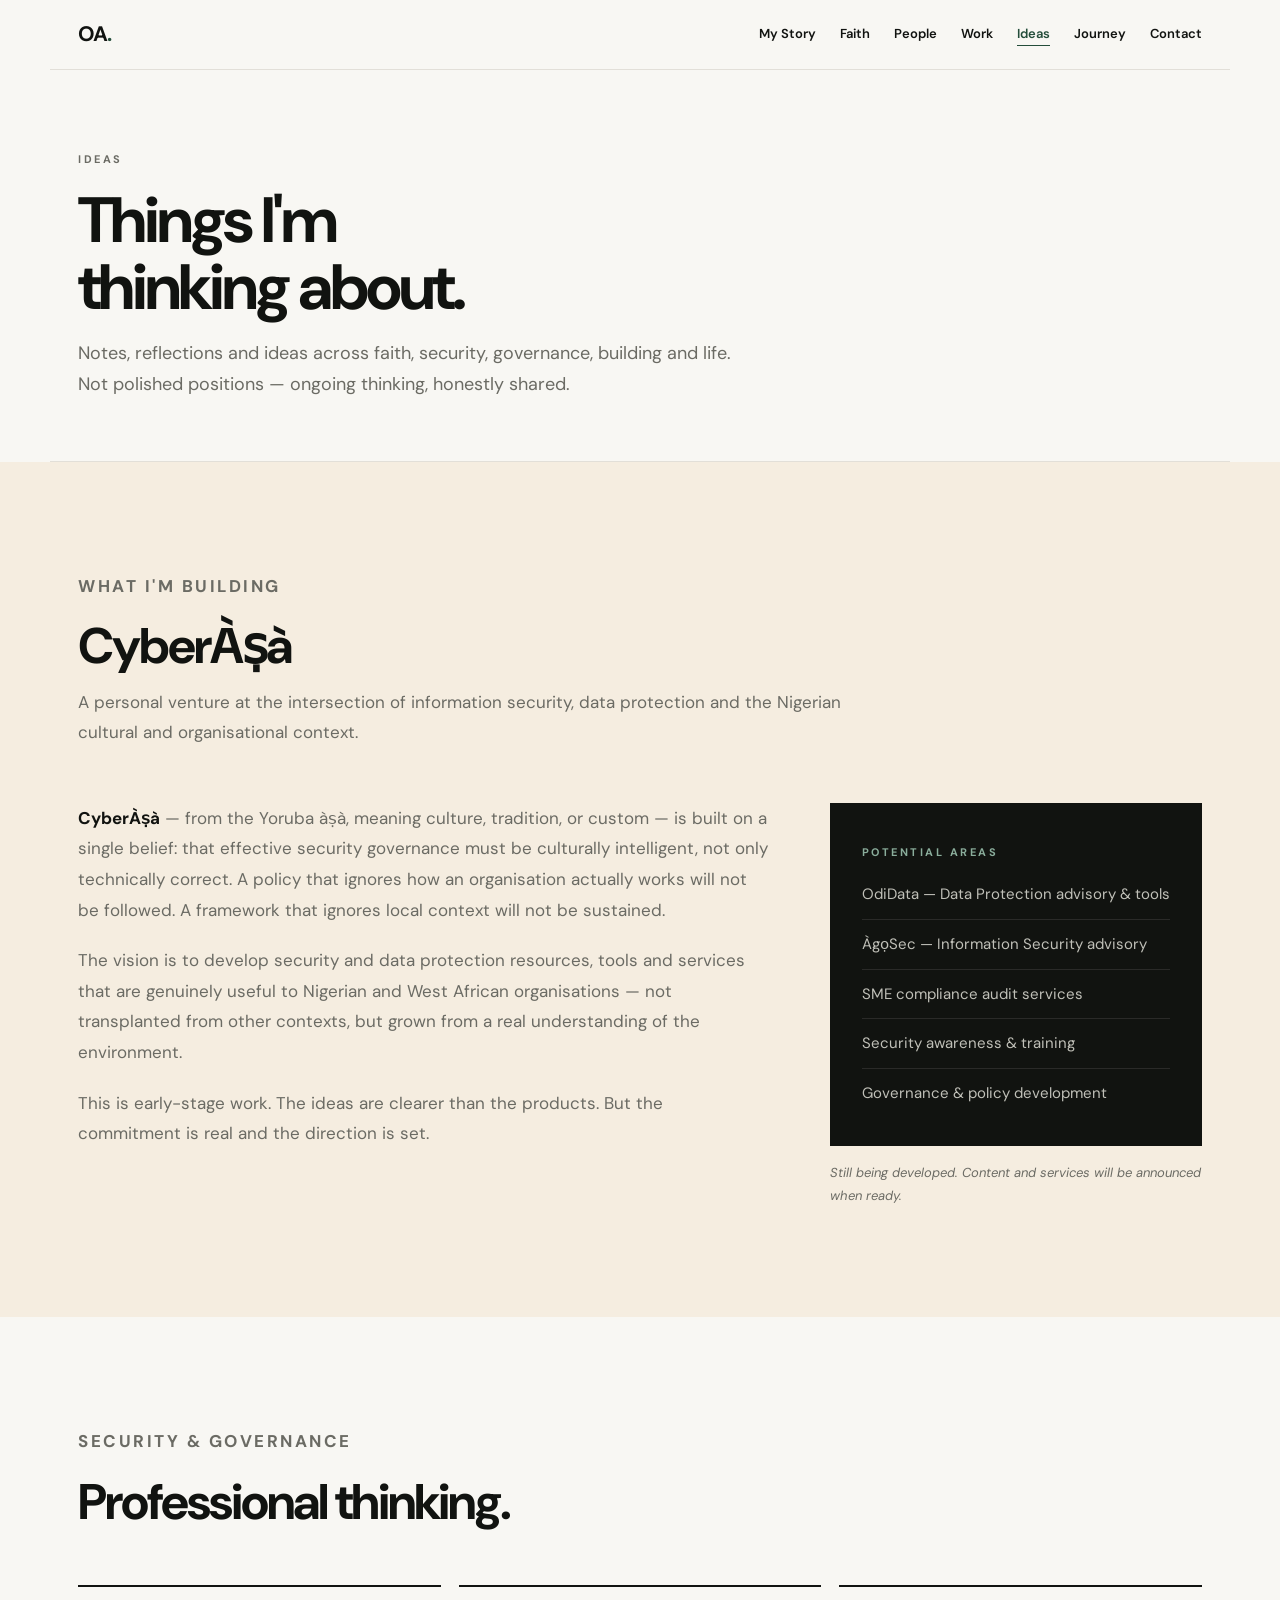
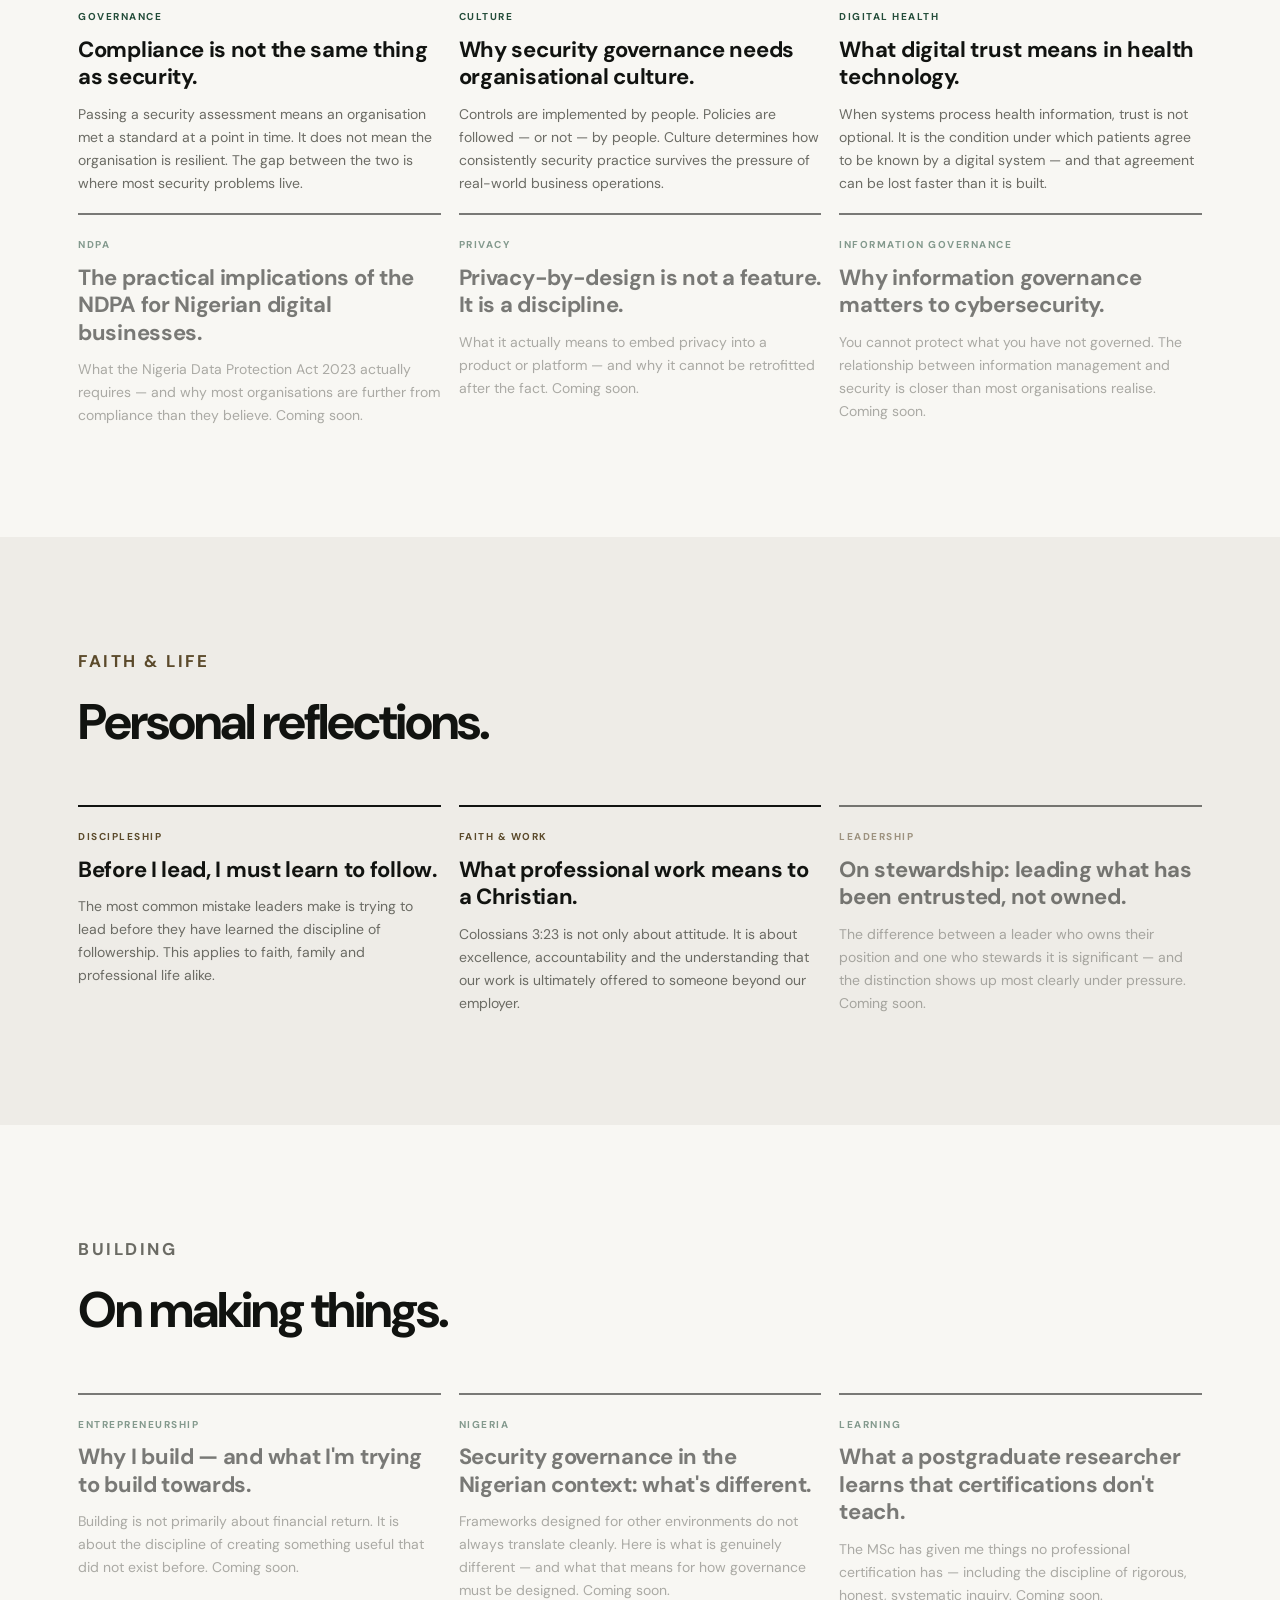
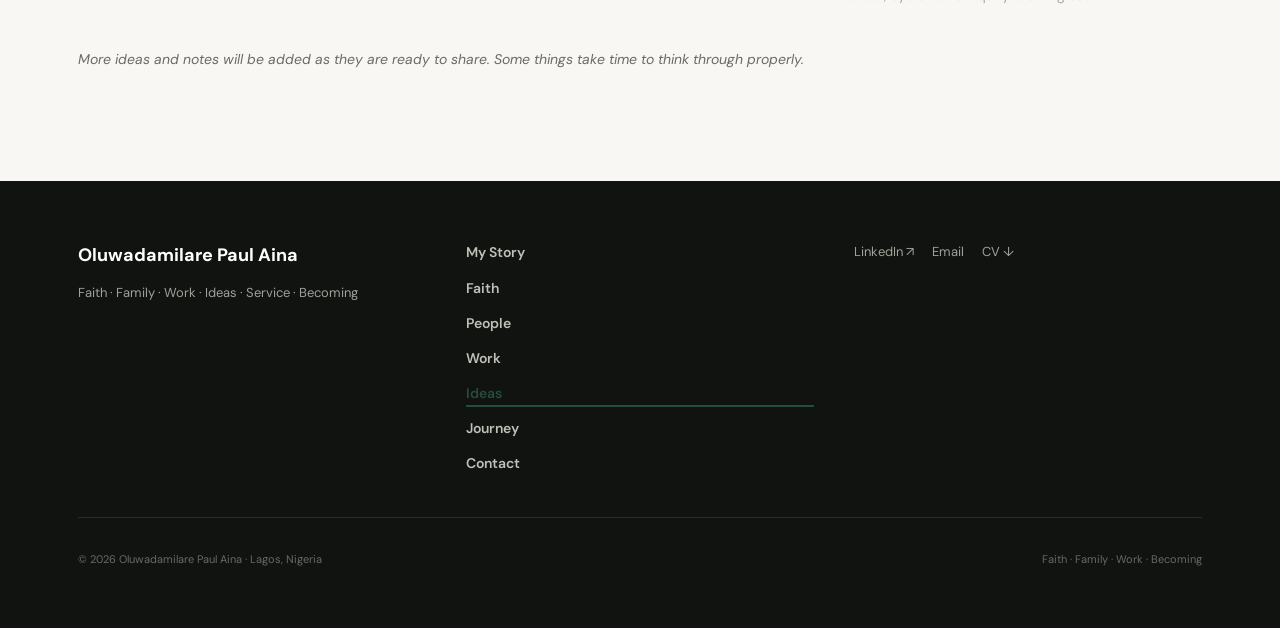
<file: ideas.html>
<!doctype html>
<html lang="en-GB">
<head>
  <meta charset="utf-8"><meta name="viewport" content="width=device-width, initial-scale=1">
  <title>Ideas | Oluwadamilare Aina</title>
  <meta name="description" content="Ideas, notes and projects from Oluwadamilare Aina — on faith, security, governance, building and life.">
  <link rel="preconnect" href="https://fonts.googleapis.com"><link rel="preconnect" href="https://fonts.gstatic.com" crossorigin>
  <link href="https://fonts.googleapis.com/css2?family=DM+Sans:ital,opsz,wght@0,9..40,400;0,9..40,500;0,9..40,600;0,9..40,700&family=Playfair+Display:ital,wght@0,500;0,600;1,500&display=swap" rel="stylesheet">
  <link rel="stylesheet" href="style.css">
</head>
<body>
<a class="skip-link" href="#main">Skip to main content</a>
<header class="site-header">
  <a class="brand" href="index.html">OA<span>.</span></a>
  <button class="menu-toggle" aria-label="Open menu" aria-expanded="false" aria-controls="main-nav"><span class="bar"></span><span class="bar"></span><span class="bar"></span></button>
  <nav id="main-nav" aria-label="Main navigation">
    <a href="story.html">My Story</a><a href="faith.html">Faith</a><a href="people.html">People</a><a href="work.html">Work</a><a href="ideas.html">Ideas</a><a href="journey.html">Journey</a><a href="contact.html">Contact</a>
  </nav>
</header>

<main id="main">

  <!-- Header -->
  <div class="page-header">
    <p class="eyebrow muted" data-hero="0">IDEAS</p>
    <h1 data-hero="1">Things I'm<br>thinking about.</h1>
    <p class="lead" data-hero="2">Notes, reflections and ideas across faith, security, governance, building and life. Not polished positions — ongoing thinking, honestly shared.</p>
  </div>

  <!-- CyberÀṣà project -->
  <div class="section warm" aria-labelledby="cyberasa-heading">
    <div style="max-width:var(--max);margin:auto">
      <div class="section-heading" data-reveal>
        <p class="eyebrow">WHAT I'M BUILDING</p>
        <h2 id="cyberasa-heading">CyberÀṣà</h2>
        <p>A personal venture at the intersection of information security, data protection and the Nigerian cultural and organisational context.</p>
      </div>
      <div style="display:grid;grid-template-columns:1.3fr .7fr;gap:60px;align-items:start" class="two-col">
        <div class="prose" data-reveal>
          <p><strong>CyberÀṣà</strong> — from the Yoruba àṣà, meaning culture, tradition, or custom — is built on a single belief: that effective security governance must be culturally intelligent, not only technically correct. A policy that ignores how an organisation actually works will not be followed. A framework that ignores local context will not be sustained.</p>
          <p>The vision is to develop security and data protection resources, tools and services that are genuinely useful to Nigerian and West African organisations — not transplanted from other contexts, but grown from a real understanding of the environment.</p>
          <p>This is early-stage work. The ideas are clearer than the products. But the commitment is real and the direction is set.</p>
        </div>
        <div data-reveal data-delay="1">
          <div style="background:var(--ink);color:#fff;padding:40px 32px;margin-bottom:16px">
            <p class="eyebrow" style="color:#8aad9b">POTENTIAL AREAS</p>
            <ul style="margin-top:20px;display:flex;flex-direction:column;gap:12px">
              <li style="font-size:15px;color:#c0c0b8;padding-bottom:12px;border-bottom:1px solid #2a2a28">OdiData — Data Protection advisory &amp; tools</li>
              <li style="font-size:15px;color:#c0c0b8;padding-bottom:12px;border-bottom:1px solid #2a2a28">ÀgọSec — Information Security advisory</li>
              <li style="font-size:15px;color:#c0c0b8;padding-bottom:12px;border-bottom:1px solid #2a2a28">SME compliance audit services</li>
              <li style="font-size:15px;color:#c0c0b8;padding-bottom:12px;border-bottom:1px solid #2a2a28">Security awareness &amp; training</li>
              <li style="font-size:15px;color:#c0c0b8">Governance &amp; policy development</li>
            </ul>
          </div>
          <p style="font-size:13px;color:var(--muted);font-style:italic">Still being developed. Content and services will be announced when ready.</p>
        </div>
      </div>
    </div>
  </div>

  <!-- Notes — Security & Governance -->
  <section class="section" aria-labelledby="security-notes-heading">
    <div class="section-heading" data-reveal>
      <p class="eyebrow">SECURITY &amp; GOVERNANCE</p>
      <h2 id="security-notes-heading">Professional thinking.</h2>
    </div>
    <div class="ideas-grid">
      <div class="idea-card" data-reveal data-delay="1">
        <span class="idea-category">GOVERNANCE</span>
        <h3>Compliance is not the same thing as security.</h3>
        <p>Passing a security assessment means an organisation met a standard at a point in time. It does not mean the organisation is resilient. The gap between the two is where most security problems live.</p>
      </div>
      <div class="idea-card" data-reveal data-delay="2">
        <span class="idea-category">CULTURE</span>
        <h3>Why security governance needs organisational culture.</h3>
        <p>Controls are implemented by people. Policies are followed — or not — by people. Culture determines how consistently security practice survives the pressure of real-world business operations.</p>
      </div>
      <div class="idea-card" data-reveal data-delay="3">
        <span class="idea-category">DIGITAL HEALTH</span>
        <h3>What digital trust means in health technology.</h3>
        <p>When systems process health information, trust is not optional. It is the condition under which patients agree to be known by a digital system — and that agreement can be lost faster than it is built.</p>
      </div>
      <div class="idea-card coming-soon" data-reveal data-delay="1">
        <span class="idea-category">NDPA</span>
        <h3>The practical implications of the NDPA for Nigerian digital businesses.</h3>
        <p>What the Nigeria Data Protection Act 2023 actually requires — and why most organisations are further from compliance than they believe. Coming soon.</p>
      </div>
      <div class="idea-card coming-soon" data-reveal data-delay="2">
        <span class="idea-category">PRIVACY</span>
        <h3>Privacy-by-design is not a feature. It is a discipline.</h3>
        <p>What it actually means to embed privacy into a product or platform — and why it cannot be retrofitted after the fact. Coming soon.</p>
      </div>
      <div class="idea-card coming-soon" data-reveal data-delay="3">
        <span class="idea-category">INFORMATION GOVERNANCE</span>
        <h3>Why information governance matters to cybersecurity.</h3>
        <p>You cannot protect what you have not governed. The relationship between information management and security is closer than most organisations realise. Coming soon.</p>
      </div>
    </div>
  </section>

  <!-- Notes — Faith & Life -->
  <div class="section alt" aria-labelledby="faith-notes-heading">
    <div style="max-width:var(--max);margin:auto">
      <div class="section-heading" data-reveal>
        <p class="eyebrow faith">FAITH &amp; LIFE</p>
        <h2 id="faith-notes-heading">Personal reflections.</h2>
      </div>
      <div class="ideas-grid">
        <div class="idea-card" data-reveal data-delay="1">
          <span class="idea-category" style="color:var(--faith)">DISCIPLESHIP</span>
          <h3>Before I lead, I must learn to follow.</h3>
          <p>The most common mistake leaders make is trying to lead before they have learned the discipline of followership. This applies to faith, family and professional life alike.</p>
        </div>
        <div class="idea-card" data-reveal data-delay="2">
          <span class="idea-category" style="color:var(--faith)">FAITH &amp; WORK</span>
          <h3>What professional work means to a Christian.</h3>
          <p>Colossians 3:23 is not only about attitude. It is about excellence, accountability and the understanding that our work is ultimately offered to someone beyond our employer.</p>
        </div>
        <div class="idea-card coming-soon" data-reveal data-delay="3">
          <span class="idea-category" style="color:var(--faith)">LEADERSHIP</span>
          <h3>On stewardship: leading what has been entrusted, not owned.</h3>
          <p>The difference between a leader who owns their position and one who stewards it is significant — and the distinction shows up most clearly under pressure. Coming soon.</p>
        </div>
      </div>
    </div>
  </div>

  <!-- Notes — Building -->
  <section class="section" aria-labelledby="building-notes-heading">
    <div class="section-heading" data-reveal>
      <p class="eyebrow">BUILDING</p>
      <h2 id="building-notes-heading">On making things.</h2>
    </div>
    <div class="ideas-grid">
      <div class="idea-card coming-soon" data-reveal data-delay="1">
        <span class="idea-category">ENTREPRENEURSHIP</span>
        <h3>Why I build — and what I'm trying to build towards.</h3>
        <p>Building is not primarily about financial return. It is about the discipline of creating something useful that did not exist before. Coming soon.</p>
      </div>
      <div class="idea-card coming-soon" data-reveal data-delay="2">
        <span class="idea-category">NIGERIA</span>
        <h3>Security governance in the Nigerian context: what's different.</h3>
        <p>Frameworks designed for other environments do not always translate cleanly. Here is what is genuinely different — and what that means for how governance must be designed. Coming soon.</p>
      </div>
      <div class="idea-card coming-soon" data-reveal data-delay="3">
        <span class="idea-category">LEARNING</span>
        <h3>What a postgraduate researcher learns that certifications don't teach.</h3>
        <p>The MSc has given me things no professional certification has — including the discipline of rigorous, honest, systematic inquiry. Coming soon.</p>
      </div>
    </div>
    <p style="margin-top:40px;font-size:14px;color:var(--muted);font-style:italic" data-reveal>More ideas and notes will be added as they are ready to share. Some things take time to think through properly.</p>
  </section>

</main>

<footer class="site-footer">
  <div class="footer-inner">
    <div class="footer-brand"><strong>Oluwadamilare Paul Aina</strong><span>Faith · Family · Work · Ideas · Service · Becoming</span></div>
    <nav class="footer-nav" aria-label="Footer navigation"><a href="story.html">My Story</a><a href="faith.html">Faith</a><a href="people.html">People</a><a href="work.html">Work</a><a href="ideas.html">Ideas</a><a href="journey.html">Journey</a><a href="contact.html">Contact</a></nav>
    <div class="footer-social"><a href="https://www.linkedin.com/in/phoenix-paul/" target="_blank" rel="noopener noreferrer">LinkedIn ↗</a><a href="mailto:Paulaina030@gmail.com">Email</a><a href="cv.pdf" target="_blank">CV ↓</a></div>
    <div class="footer-bottom"><span>© 2026 Oluwadamilare Paul Aina · Lagos, Nigeria</span><span>Faith · Family · Work · Becoming</span></div>
  </div>
</footer>
<script src="script.js"></script>
</body>
</html>
</file>
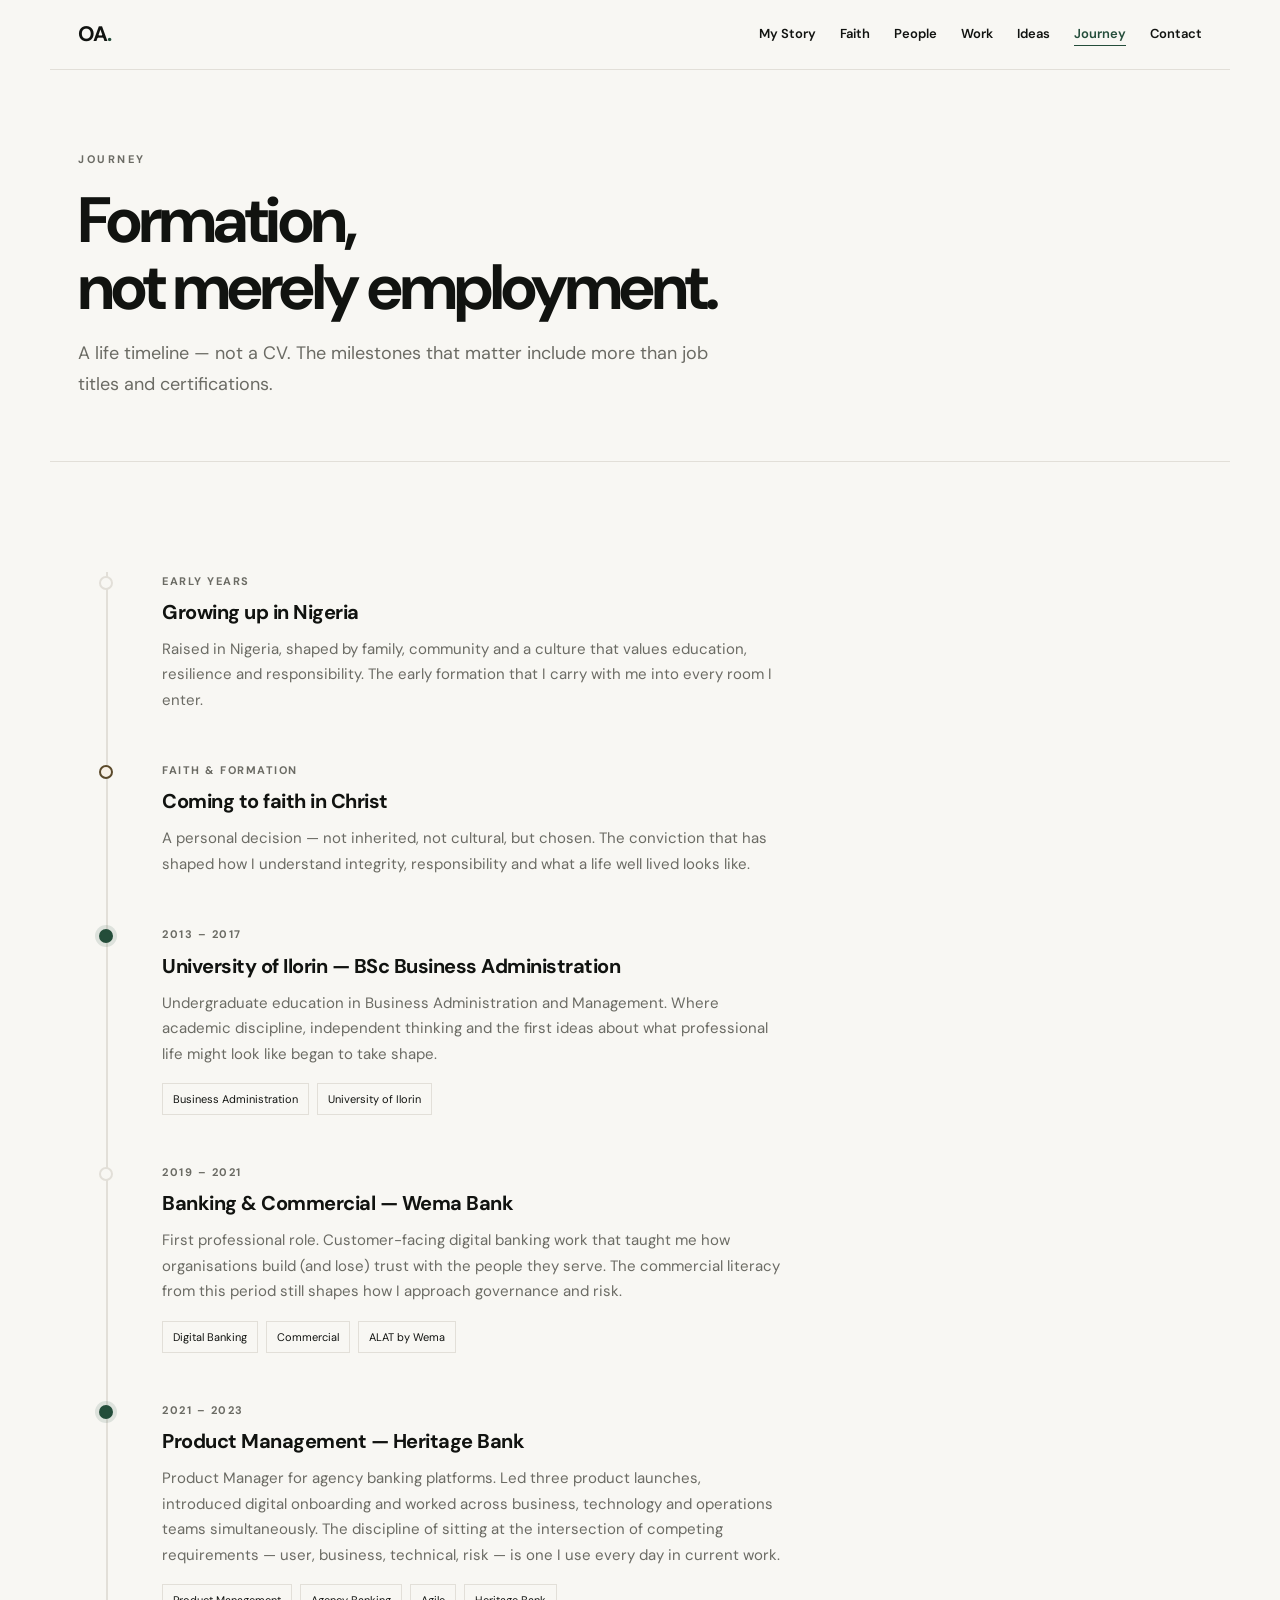
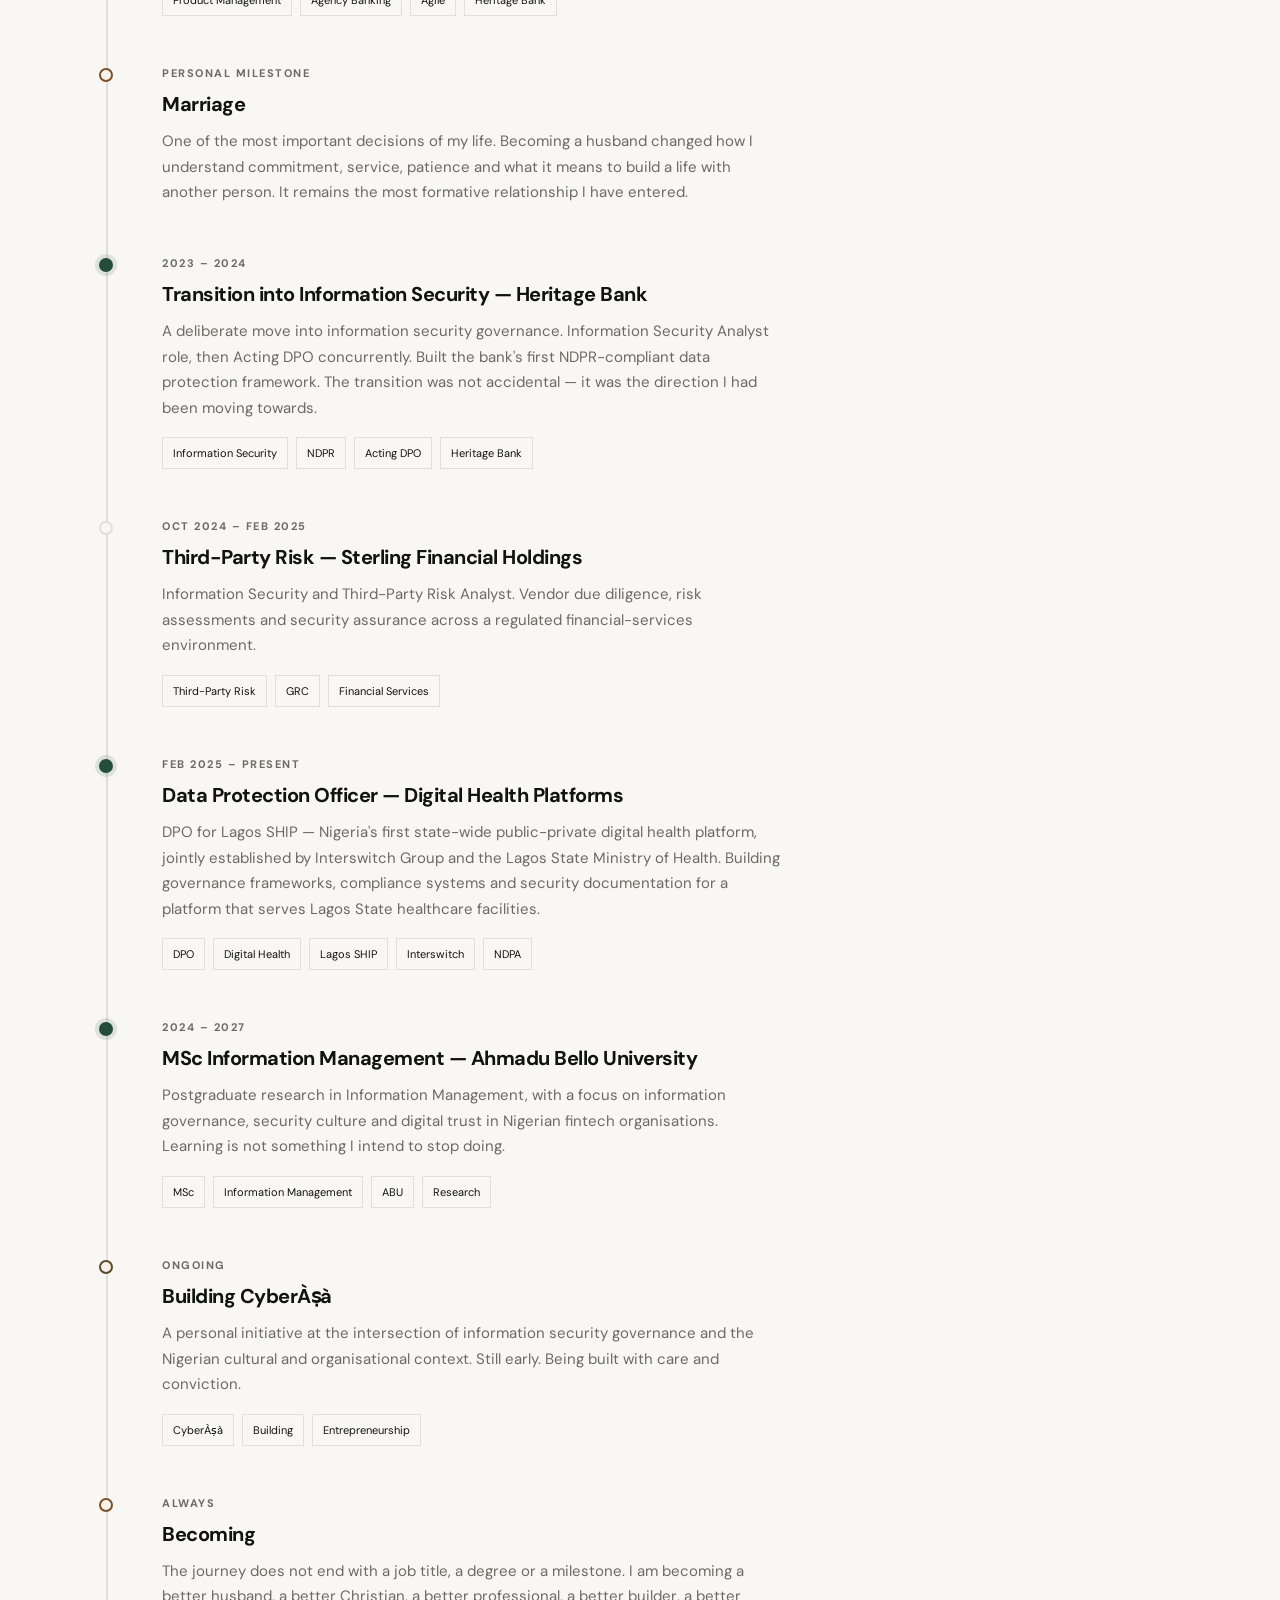
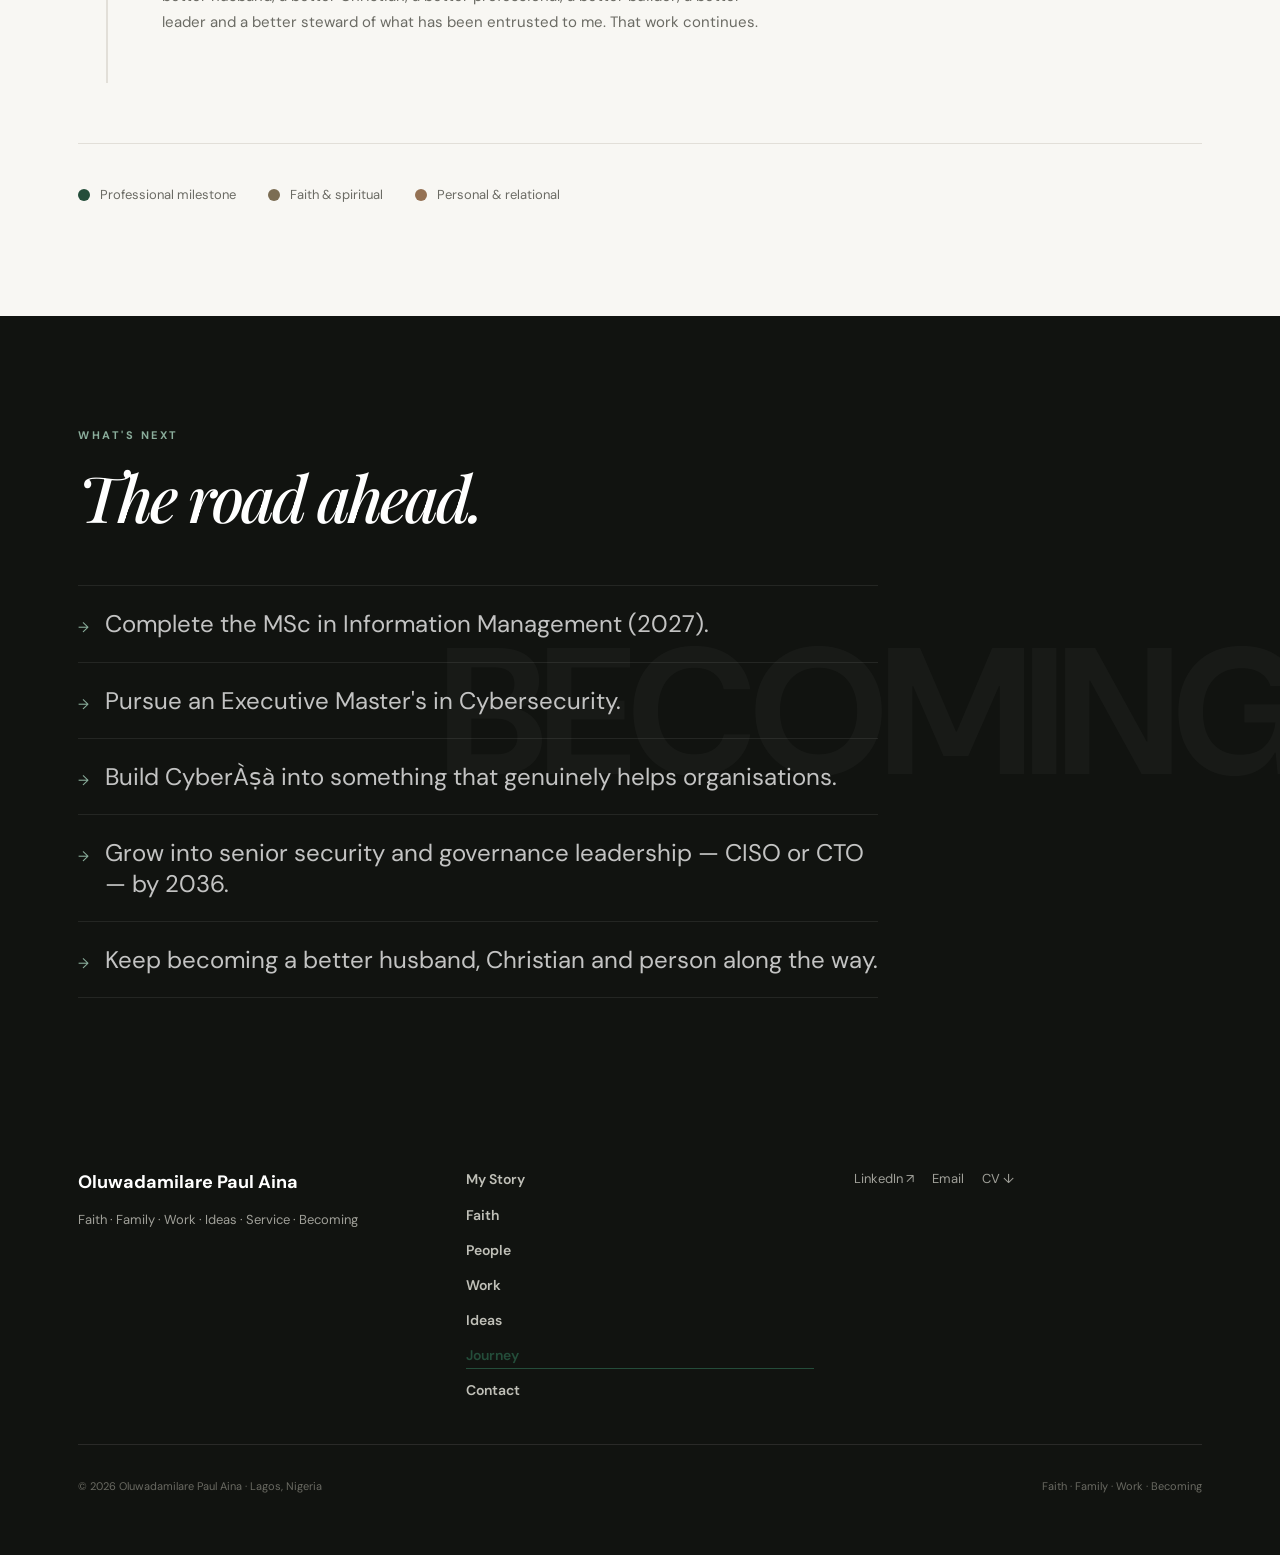
<file: journey.html>
<!doctype html>
<html lang="en-GB">
<head>
  <meta charset="utf-8"><meta name="viewport" content="width=device-width, initial-scale=1">
  <title>Journey | Oluwadamilare Aina</title>
  <meta name="description" content="The life journey of Oluwadamilare Aina — formation, faith, family, work and becoming.">
  <link rel="preconnect" href="https://fonts.googleapis.com"><link rel="preconnect" href="https://fonts.gstatic.com" crossorigin>
  <link href="https://fonts.googleapis.com/css2?family=DM+Sans:ital,opsz,wght@0,9..40,400;0,9..40,500;0,9..40,600;0,9..40,700&family=Playfair+Display:ital,wght@0,500;0,600;1,500&display=swap" rel="stylesheet">
  <link rel="stylesheet" href="style.css">
</head>
<body>
<a class="skip-link" href="#main">Skip to main content</a>
<header class="site-header">
  <a class="brand" href="index.html">OA<span>.</span></a>
  <button class="menu-toggle" aria-label="Open menu" aria-expanded="false" aria-controls="main-nav"><span class="bar"></span><span class="bar"></span><span class="bar"></span></button>
  <nav id="main-nav" aria-label="Main navigation">
    <a href="story.html">My Story</a><a href="faith.html">Faith</a><a href="people.html">People</a><a href="work.html">Work</a><a href="ideas.html">Ideas</a><a href="journey.html">Journey</a><a href="contact.html">Contact</a>
  </nav>
</header>

<main id="main">

  <!-- Header -->
  <div class="page-header">
    <p class="eyebrow muted" data-hero="0">JOURNEY</p>
    <h1 data-hero="1">Formation,<br>not merely employment.</h1>
    <p class="lead" data-hero="2">A life timeline — not a CV. The milestones that matter include more than job titles and certifications.</p>
  </div>

  <!-- Timeline -->
  <section class="section" aria-label="Life timeline">
    <div class="journey-timeline" aria-label="Life milestones in chronological order">

      <div class="journey-item" data-reveal>
        <div class="journey-dot" aria-hidden="true"></div>
        <div class="journey-content">
          <span class="journey-year">EARLY YEARS</span>
          <h3>Growing up in Nigeria</h3>
          <p>Raised in Nigeria, shaped by family, community and a culture that values education, resilience and responsibility. The early formation that I carry with me into every room I enter.</p>
        </div>
      </div>

      <div class="journey-item faith-moment" data-reveal>
        <div class="journey-dot" aria-hidden="true"></div>
        <div class="journey-content">
          <span class="journey-year">FAITH &amp; FORMATION</span>
          <h3>Coming to faith in Christ</h3>
          <p>A personal decision — not inherited, not cultural, but chosen. The conviction that has shaped how I understand integrity, responsibility and what a life well lived looks like.</p>
        </div>
      </div>

      <div class="journey-item milestone" data-reveal>
        <div class="journey-dot" aria-hidden="true"></div>
        <div class="journey-content">
          <span class="journey-year">2013 – 2017</span>
          <h3>University of Ilorin — BSc Business Administration</h3>
          <p>Undergraduate education in Business Administration and Management. Where academic discipline, independent thinking and the first ideas about what professional life might look like began to take shape.</p>
          <div class="tags"><span>Business Administration</span><span>University of Ilorin</span></div>
        </div>
      </div>

      <div class="journey-item" data-reveal>
        <div class="journey-dot" aria-hidden="true"></div>
        <div class="journey-content">
          <span class="journey-year">2019 – 2021</span>
          <h3>Banking &amp; Commercial — Wema Bank</h3>
          <p>First professional role. Customer-facing digital banking work that taught me how organisations build (and lose) trust with the people they serve. The commercial literacy from this period still shapes how I approach governance and risk.</p>
          <div class="tags"><span>Digital Banking</span><span>Commercial</span><span>ALAT by Wema</span></div>
        </div>
      </div>

      <div class="journey-item milestone" data-reveal>
        <div class="journey-dot" aria-hidden="true"></div>
        <div class="journey-content">
          <span class="journey-year">2021 – 2023</span>
          <h3>Product Management — Heritage Bank</h3>
          <p>Product Manager for agency banking platforms. Led three product launches, introduced digital onboarding and worked across business, technology and operations teams simultaneously. The discipline of sitting at the intersection of competing requirements — user, business, technical, risk — is one I use every day in current work.</p>
          <div class="tags"><span>Product Management</span><span>Agency Banking</span><span>Agile</span><span>Heritage Bank</span></div>
        </div>
      </div>

      <div class="journey-item personal-moment" data-reveal>
        <div class="journey-dot" aria-hidden="true"></div>
        <div class="journey-content">
          <span class="journey-year">PERSONAL MILESTONE</span>
          <h3>Marriage</h3>
          <p>One of the most important decisions of my life. Becoming a husband changed how I understand commitment, service, patience and what it means to build a life with another person. It remains the most formative relationship I have entered.</p>
        </div>
      </div>

      <div class="journey-item milestone" data-reveal>
        <div class="journey-dot" aria-hidden="true"></div>
        <div class="journey-content">
          <span class="journey-year">2023 – 2024</span>
          <h3>Transition into Information Security — Heritage Bank</h3>
          <p>A deliberate move into information security governance. Information Security Analyst role, then Acting DPO concurrently. Built the bank's first NDPR-compliant data protection framework. The transition was not accidental — it was the direction I had been moving towards.</p>
          <div class="tags"><span>Information Security</span><span>NDPR</span><span>Acting DPO</span><span>Heritage Bank</span></div>
        </div>
      </div>

      <div class="journey-item" data-reveal>
        <div class="journey-dot" aria-hidden="true"></div>
        <div class="journey-content">
          <span class="journey-year">OCT 2024 – FEB 2025</span>
          <h3>Third-Party Risk — Sterling Financial Holdings</h3>
          <p>Information Security and Third-Party Risk Analyst. Vendor due diligence, risk assessments and security assurance across a regulated financial-services environment.</p>
          <div class="tags"><span>Third-Party Risk</span><span>GRC</span><span>Financial Services</span></div>
        </div>
      </div>

      <div class="journey-item milestone" data-reveal>
        <div class="journey-dot" aria-hidden="true"></div>
        <div class="journey-content">
          <span class="journey-year">FEB 2025 – PRESENT</span>
          <h3>Data Protection Officer — Digital Health Platforms</h3>
          <p>DPO for Lagos SHIP — Nigeria's first state-wide public-private digital health platform, jointly established by Interswitch Group and the Lagos State Ministry of Health. Building governance frameworks, compliance systems and security documentation for a platform that serves Lagos State healthcare facilities.</p>
          <div class="tags"><span>DPO</span><span>Digital Health</span><span>Lagos SHIP</span><span>Interswitch</span><span>NDPA</span></div>
        </div>
      </div>

      <div class="journey-item milestone" data-reveal>
        <div class="journey-dot" aria-hidden="true"></div>
        <div class="journey-content">
          <span class="journey-year">2024 – 2027</span>
          <h3>MSc Information Management — Ahmadu Bello University</h3>
          <p>Postgraduate research in Information Management, with a focus on information governance, security culture and digital trust in Nigerian fintech organisations. Learning is not something I intend to stop doing.</p>
          <div class="tags"><span>MSc</span><span>Information Management</span><span>ABU</span><span>Research</span></div>
        </div>
      </div>

      <div class="journey-item faith-moment" data-reveal>
        <div class="journey-dot" aria-hidden="true"></div>
        <div class="journey-content">
          <span class="journey-year">ONGOING</span>
          <h3>Building CyberÀṣà</h3>
          <p>A personal initiative at the intersection of information security governance and the Nigerian cultural and organisational context. Still early. Being built with care and conviction.</p>
          <div class="tags"><span>CyberÀṣà</span><span>Building</span><span>Entrepreneurship</span></div>
        </div>
      </div>

      <div class="journey-item personal-moment" data-reveal>
        <div class="journey-dot" aria-hidden="true"></div>
        <div class="journey-content">
          <span class="journey-year">ALWAYS</span>
          <h3>Becoming</h3>
          <p>The journey does not end with a job title, a degree or a milestone. I am becoming a better husband, a better Christian, a better professional, a better builder, a better leader and a better steward of what has been entrusted to me. That work continues.</p>
        </div>
      </div>

    </div>

    <!-- Legend -->
    <div style="margin-top:60px;padding-top:40px;border-top:1px solid var(--line);display:flex;gap:32px;flex-wrap:wrap" data-reveal>
      <div style="display:flex;align-items:center;gap:10px;font-size:13px;color:var(--muted)">
        <span style="display:inline-block;width:12px;height:12px;border-radius:50%;background:var(--green)"></span>
        Professional milestone
      </div>
      <div style="display:flex;align-items:center;gap:10px;font-size:13px;color:var(--muted)">
        <span style="display:inline-block;width:12px;height:12px;border-radius:50%;background:var(--faith);opacity:.8"></span>
        Faith &amp; spiritual
      </div>
      <div style="display:flex;align-items:center;gap:10px;font-size:13px;color:var(--muted)">
        <span style="display:inline-block;width:12px;height:12px;border-radius:50%;background:var(--warm);opacity:.8"></span>
        Personal &amp; relational
      </div>
    </div>
  </section>

  <!-- What's next -->
  <div class="becoming-section">
    <div class="becoming-inner">
      <p class="eyebrow">WHAT'S NEXT</p>
      <h2 class="becoming-title">The road ahead.</h2>
      <div class="becoming-list">
        <div class="becoming-item" data-reveal>Complete the MSc in Information Management (2027).</div>
        <div class="becoming-item" data-reveal data-delay="1">Pursue an Executive Master's in Cybersecurity.</div>
        <div class="becoming-item" data-reveal data-delay="2">Build CyberÀṣà into something that genuinely helps organisations.</div>
        <div class="becoming-item" data-reveal data-delay="3">Grow into senior security and governance leadership — CISO or CTO — by 2036.</div>
        <div class="becoming-item" data-reveal data-delay="4">Keep becoming a better husband, Christian and person along the way.</div>
      </div>
    </div>
  </div>

</main>

<footer class="site-footer">
  <div class="footer-inner">
    <div class="footer-brand"><strong>Oluwadamilare Paul Aina</strong><span>Faith · Family · Work · Ideas · Service · Becoming</span></div>
    <nav class="footer-nav" aria-label="Footer navigation"><a href="story.html">My Story</a><a href="faith.html">Faith</a><a href="people.html">People</a><a href="work.html">Work</a><a href="ideas.html">Ideas</a><a href="journey.html">Journey</a><a href="contact.html">Contact</a></nav>
    <div class="footer-social"><a href="https://www.linkedin.com/in/phoenix-paul/" target="_blank" rel="noopener noreferrer">LinkedIn ↗</a><a href="mailto:Paulaina030@gmail.com">Email</a><a href="cv.pdf" target="_blank">CV ↓</a></div>
    <div class="footer-bottom"><span>© 2026 Oluwadamilare Paul Aina · Lagos, Nigeria</span><span>Faith · Family · Work · Becoming</span></div>
  </div>
</footer>
<script src="script.js"></script>
</body>
</html>
</file>
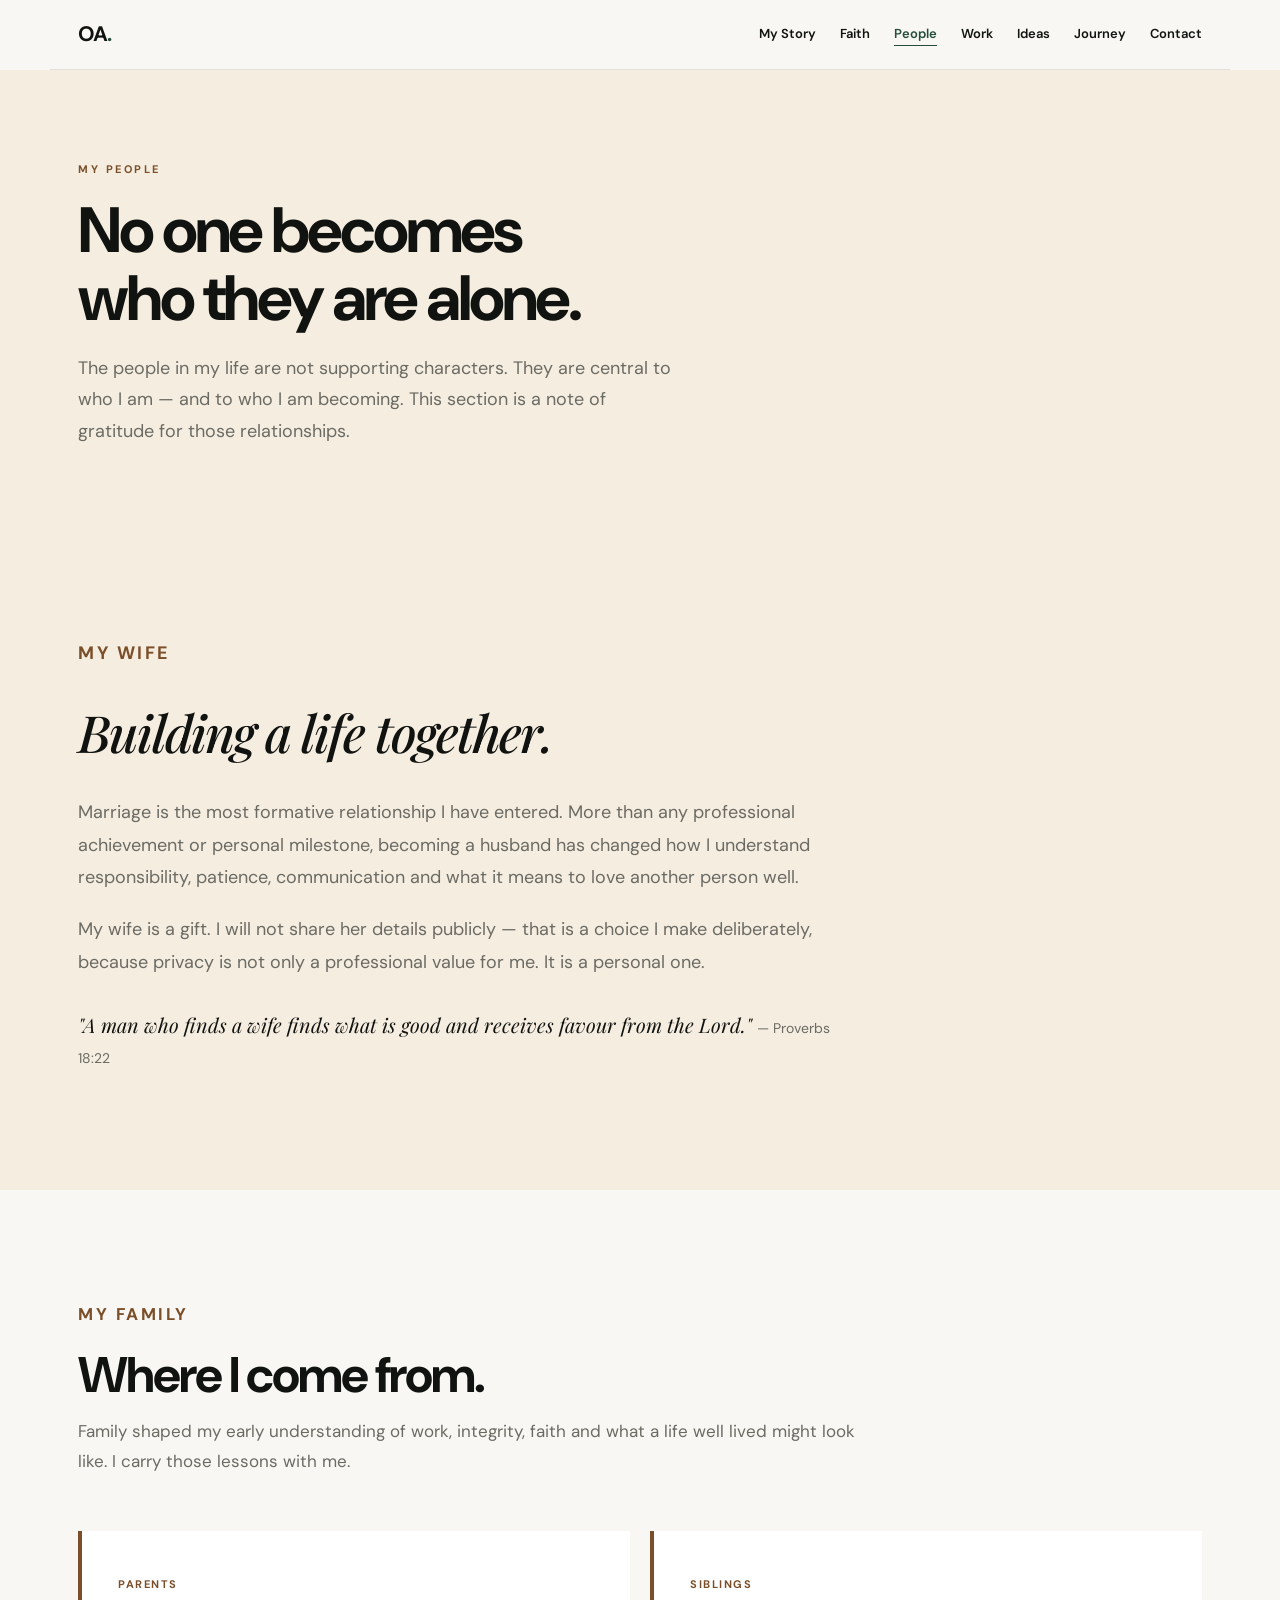
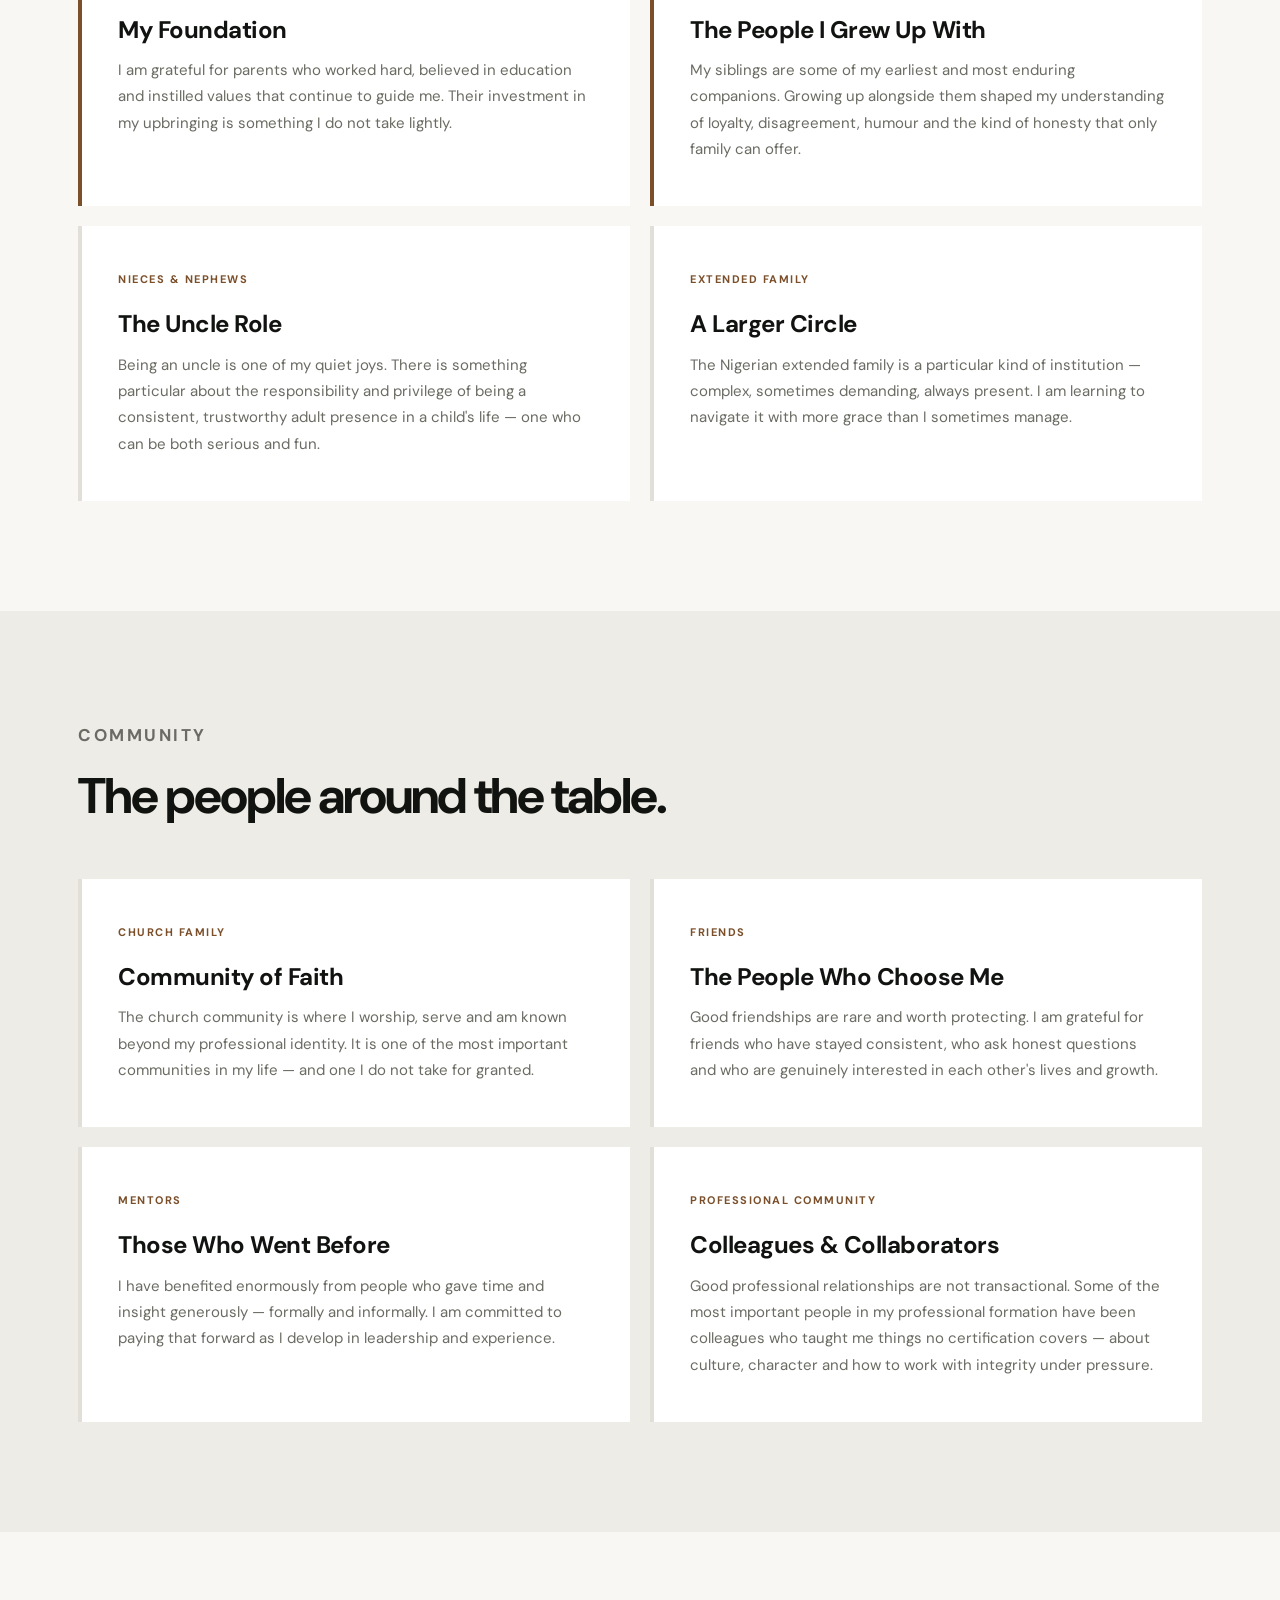
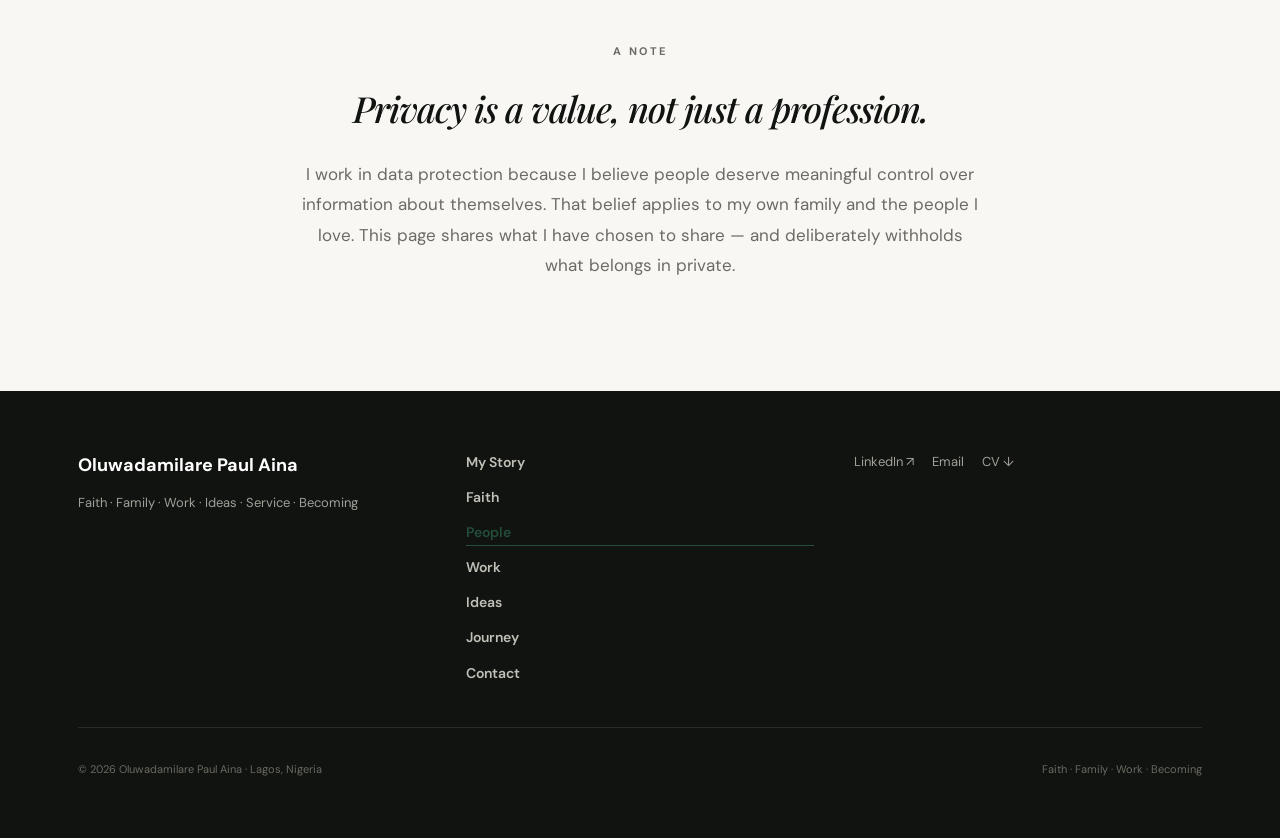
<file: people.html>
<!doctype html>
<html lang="en-GB">
<head>
  <meta charset="utf-8"><meta name="viewport" content="width=device-width, initial-scale=1">
  <title>My People | Oluwadamilare Aina</title>
  <meta name="description" content="The people who matter most to Oluwadamilare Aina — wife, family, friends, mentors and community.">
  <link rel="preconnect" href="https://fonts.googleapis.com"><link rel="preconnect" href="https://fonts.gstatic.com" crossorigin>
  <link href="https://fonts.googleapis.com/css2?family=DM+Sans:ital,opsz,wght@0,9..40,400;0,9..40,500;0,9..40,600;0,9..40,700&family=Playfair+Display:ital,wght@0,500;0,600;1,500&display=swap" rel="stylesheet">
  <link rel="stylesheet" href="style.css">
</head>
<body>
<a class="skip-link" href="#main">Skip to main content</a>
<header class="site-header">
  <a class="brand" href="index.html">OA<span>.</span></a>
  <button class="menu-toggle" aria-label="Open menu" aria-expanded="false" aria-controls="main-nav"><span class="bar"></span><span class="bar"></span><span class="bar"></span></button>
  <nav id="main-nav" aria-label="Main navigation">
    <a href="story.html">My Story</a><a href="faith.html">Faith</a><a href="people.html">People</a><a href="work.html">Work</a><a href="ideas.html">Ideas</a><a href="journey.html">Journey</a><a href="contact.html">Contact</a>
  </nav>
</header>

<main id="main">

  <!-- Header -->
  <div style="background:var(--section-warm);padding:90px max(28px,calc((100% - var(--max))/2 + 28px))">
    <div style="max-width:var(--max);margin:auto">
      <p class="eyebrow warm" data-hero="0">MY PEOPLE</p>
      <h1 style="font-size:clamp(42px,5vw,70px);letter-spacing:-3px;line-height:1.06;margin-bottom:20px" data-hero="1">No one becomes<br>who they are alone.</h1>
      <p class="lead" style="max-width:600px;font-size:18px;color:var(--muted);line-height:1.75" data-hero="2">The people in my life are not supporting characters. They are central to who I am — and to who I am becoming. This section is a note of gratitude for those relationships.</p>
    </div>
  </div>

  <!-- Marriage -->
  <div class="marriage-section">
    <div class="marriage-inner" data-reveal>
      <p class="eyebrow warm">MY WIFE</p>
      <h2>Building a life together.</h2>
      <p>Marriage is the most formative relationship I have entered. More than any professional achievement or personal milestone, becoming a husband has changed how I understand responsibility, patience, communication and what it means to love another person well.</p>
      <p>My wife is a gift. I will not share her details publicly — that is a choice I make deliberately, because privacy is not only a professional value for me. It is a personal one.</p>
      <p style="font-family:'Playfair Display',serif;font-style:italic;font-size:20px;color:var(--ink);margin-top:32px;line-height:1.5;">"A man who finds a wife finds what is good and receives favour from the Lord." <span style="font-family:'DM Sans',sans-serif;font-style:normal;font-size:14px;color:var(--muted);">— Proverbs 18:22</span></p>
    </div>
  </div>

  <!-- Family -->
  <section class="section" aria-labelledby="family-heading">
    <div class="section-heading" data-reveal>
      <p class="eyebrow warm">MY FAMILY</p>
      <h2 id="family-heading">Where I come from.</h2>
      <p>Family shaped my early understanding of work, integrity, faith and what a life well lived might look like. I carry those lessons with me.</p>
    </div>
    <div class="people-grid">
      <div class="people-card" data-reveal>
        <span class="role">Parents</span>
        <h3>My Foundation</h3>
        <p>I am grateful for parents who worked hard, believed in education and instilled values that continue to guide me. Their investment in my upbringing is something I do not take lightly.</p>
      </div>
      <div class="people-card" data-reveal data-delay="1">
        <span class="role">Siblings</span>
        <h3>The People I Grew Up With</h3>
        <p>My siblings are some of my earliest and most enduring companions. Growing up alongside them shaped my understanding of loyalty, disagreement, humour and the kind of honesty that only family can offer.</p>
      </div>
      <div class="people-card subtle-card" data-reveal data-delay="2">
        <span class="role">Nieces &amp; Nephews</span>
        <h3>The Uncle Role</h3>
        <p>Being an uncle is one of my quiet joys. There is something particular about the responsibility and privilege of being a consistent, trustworthy adult presence in a child's life — one who can be both serious and fun.</p>
      </div>
      <div class="people-card subtle-card" data-reveal data-delay="3">
        <span class="role">Extended Family</span>
        <h3>A Larger Circle</h3>
        <p>The Nigerian extended family is a particular kind of institution — complex, sometimes demanding, always present. I am learning to navigate it with more grace than I sometimes manage.</p>
      </div>
    </div>
  </section>

  <!-- Community -->
  <div class="section alt" aria-labelledby="community-heading">
    <div style="max-width:var(--max);margin:auto">
      <div class="section-heading" data-reveal>
        <p class="eyebrow muted">COMMUNITY</p>
        <h2 id="community-heading">The people around the table.</h2>
      </div>
      <div class="people-grid">
        <div class="people-card subtle-card" data-reveal>
          <span class="role">Church Family</span>
          <h3>Community of Faith</h3>
          <p>The church community is where I worship, serve and am known beyond my professional identity. It is one of the most important communities in my life — and one I do not take for granted.</p>
        </div>
        <div class="people-card subtle-card" data-reveal data-delay="1">
          <span class="role">Friends</span>
          <h3>The People Who Choose Me</h3>
          <p>Good friendships are rare and worth protecting. I am grateful for friends who have stayed consistent, who ask honest questions and who are genuinely interested in each other's lives and growth.</p>
        </div>
        <div class="people-card subtle-card" data-reveal data-delay="2">
          <span class="role">Mentors</span>
          <h3>Those Who Went Before</h3>
          <p>I have benefited enormously from people who gave time and insight generously — formally and informally. I am committed to paying that forward as I develop in leadership and experience.</p>
        </div>
        <div class="people-card subtle-card" data-reveal data-delay="3">
          <span class="role">Professional Community</span>
          <h3>Colleagues &amp; Collaborators</h3>
          <p>Good professional relationships are not transactional. Some of the most important people in my professional formation have been colleagues who taught me things no certification covers — about culture, character and how to work with integrity under pressure.</p>
        </div>
      </div>
    </div>
  </div>

  <!-- Note on privacy -->
  <section class="section">
    <div style="max-width:680px;margin:auto;text-align:center" data-reveal>
      <p class="eyebrow muted">A NOTE</p>
      <h2 style="font-size:clamp(24px,3vw,36px);letter-spacing:-1px;margin-bottom:20px;font-family:'Playfair Display',serif;font-style:italic;font-weight:500;">Privacy is a value, not just a profession.</h2>
      <p style="font-size:17px;color:var(--muted);line-height:1.8;">I work in data protection because I believe people deserve meaningful control over information about themselves. That belief applies to my own family and the people I love. This page shares what I have chosen to share — and deliberately withholds what belongs in private.</p>
    </div>
  </section>

</main>

<footer class="site-footer">
  <div class="footer-inner">
    <div class="footer-brand"><strong>Oluwadamilare Paul Aina</strong><span>Faith · Family · Work · Ideas · Service · Becoming</span></div>
    <nav class="footer-nav" aria-label="Footer navigation"><a href="story.html">My Story</a><a href="faith.html">Faith</a><a href="people.html">People</a><a href="work.html">Work</a><a href="ideas.html">Ideas</a><a href="journey.html">Journey</a><a href="contact.html">Contact</a></nav>
    <div class="footer-social"><a href="https://www.linkedin.com/in/phoenix-paul/" target="_blank" rel="noopener noreferrer">LinkedIn ↗</a><a href="mailto:Paulaina030@gmail.com">Email</a><a href="cv.pdf" target="_blank">CV ↓</a></div>
    <div class="footer-bottom"><span>© 2026 Oluwadamilare Paul Aina · Lagos, Nigeria</span><span>Faith · Family · Work · Becoming</span></div>
  </div>
</footer>
<script src="script.js"></script>
</body>
</html>
</file>
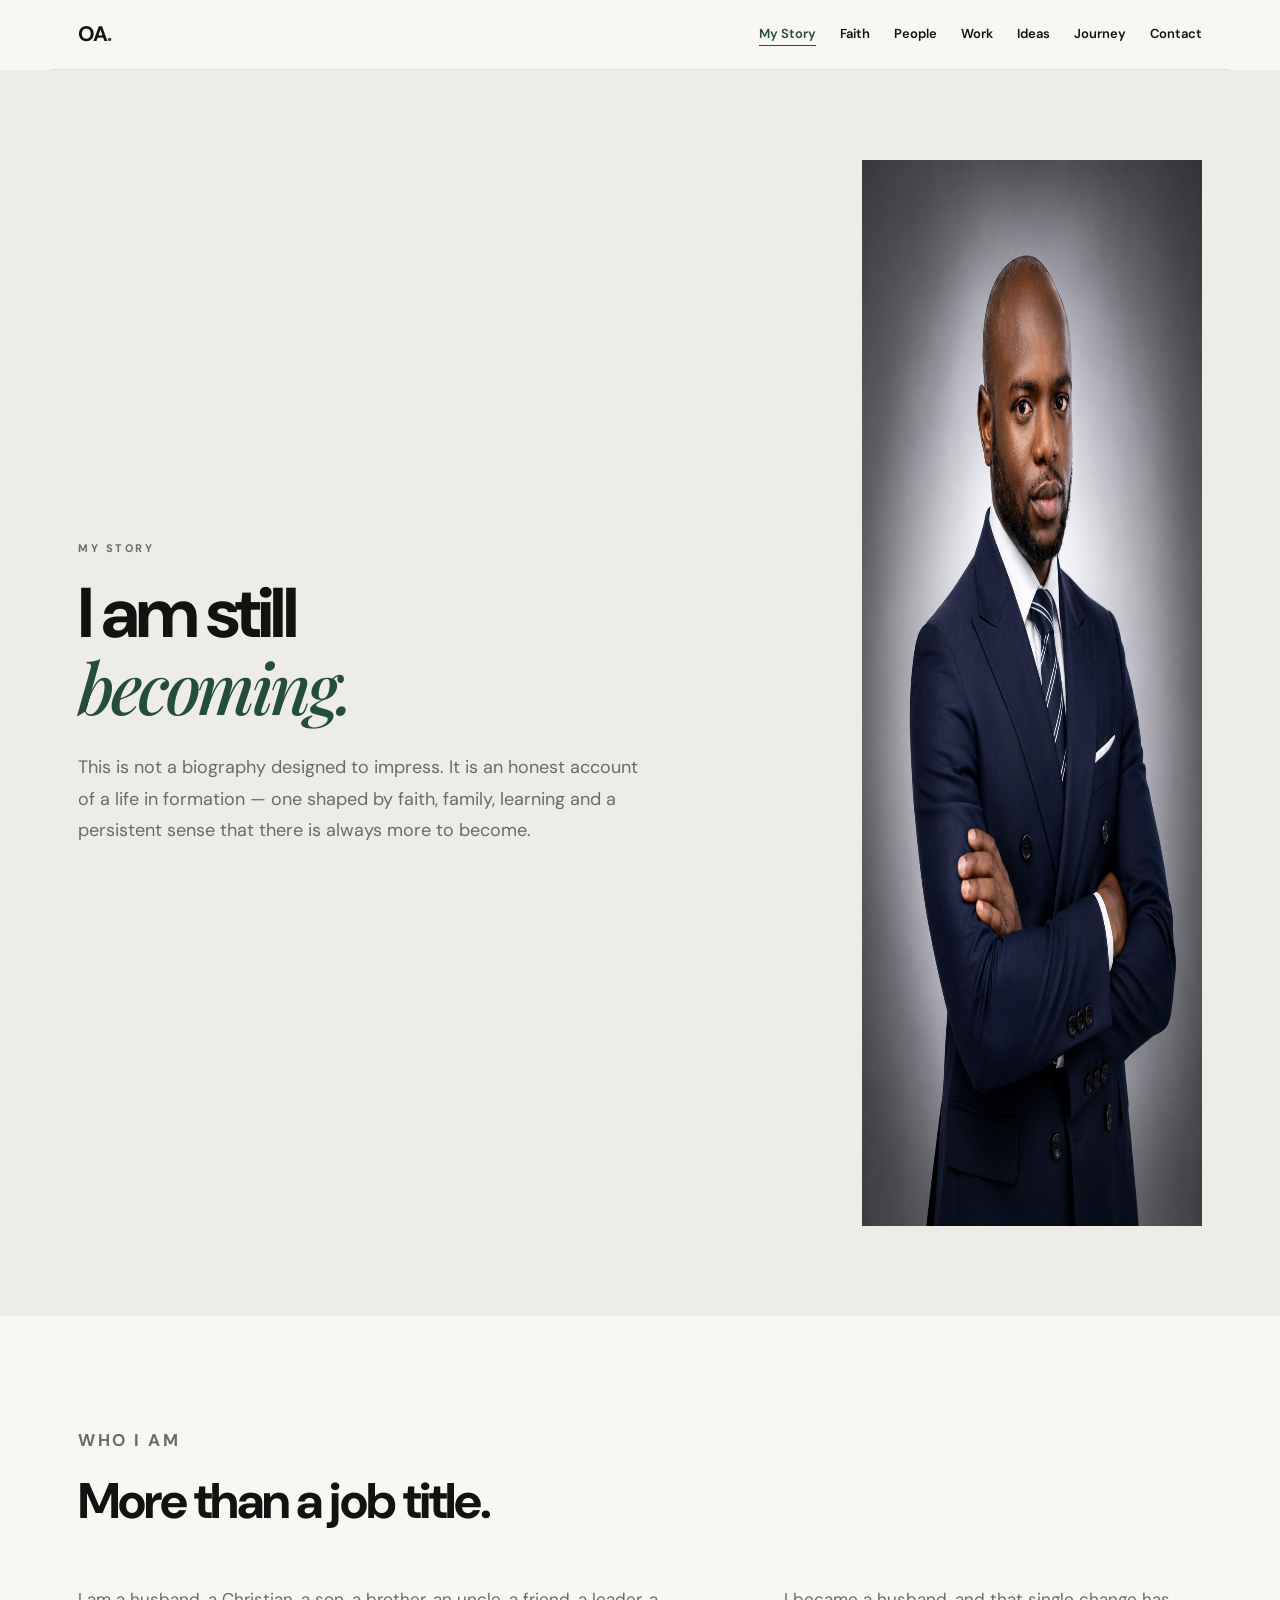
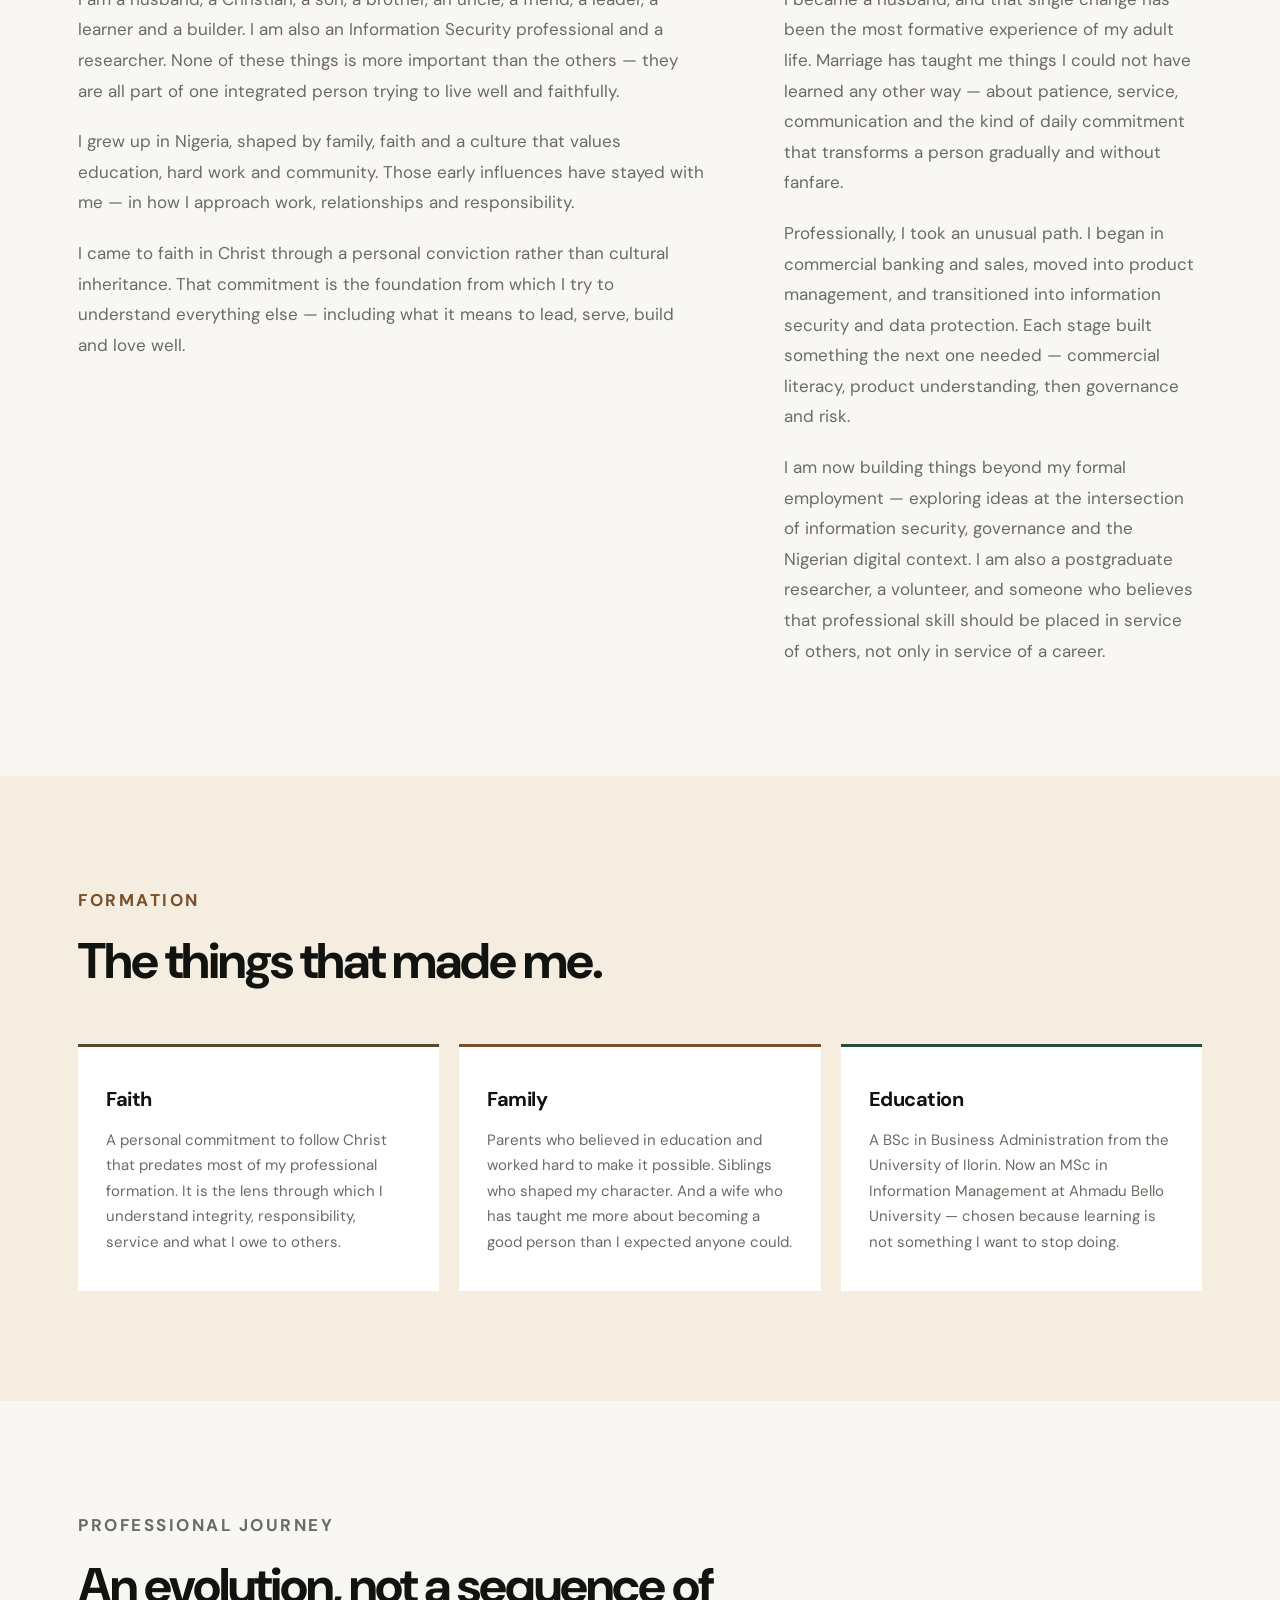
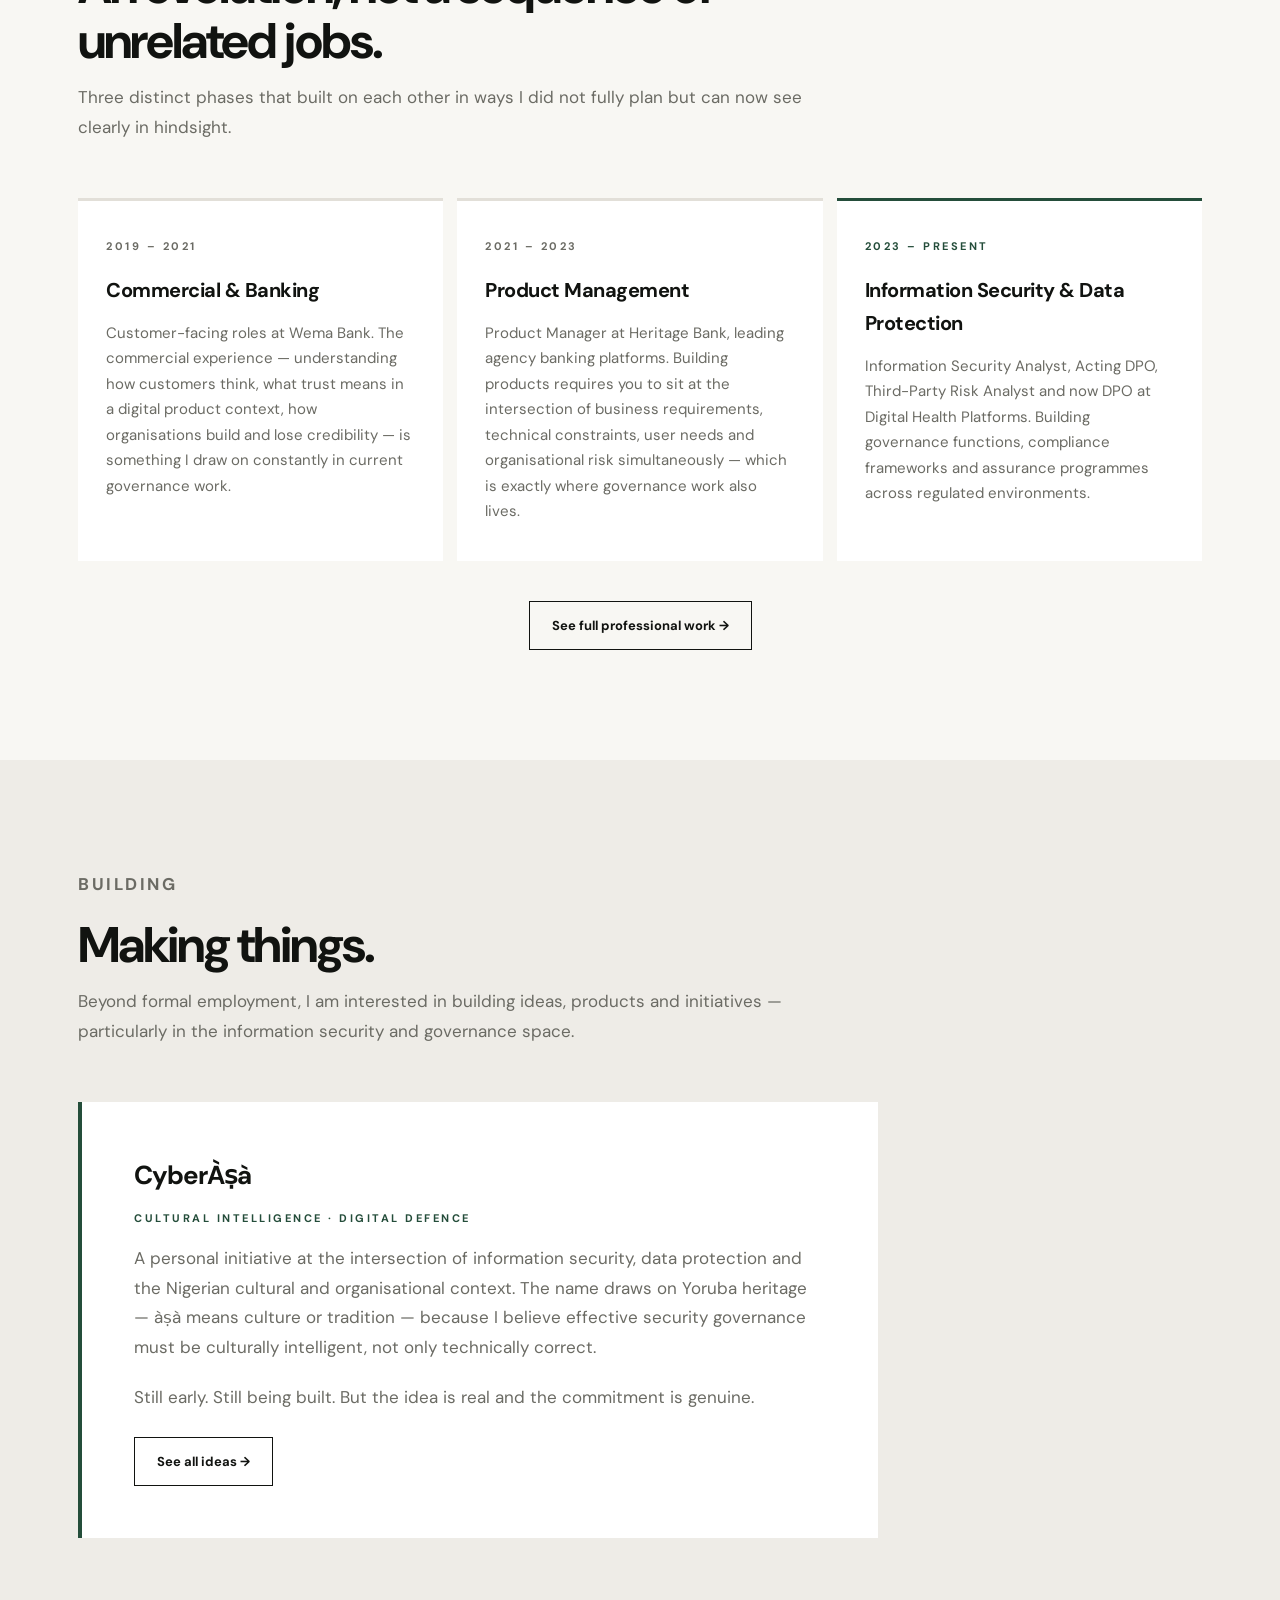
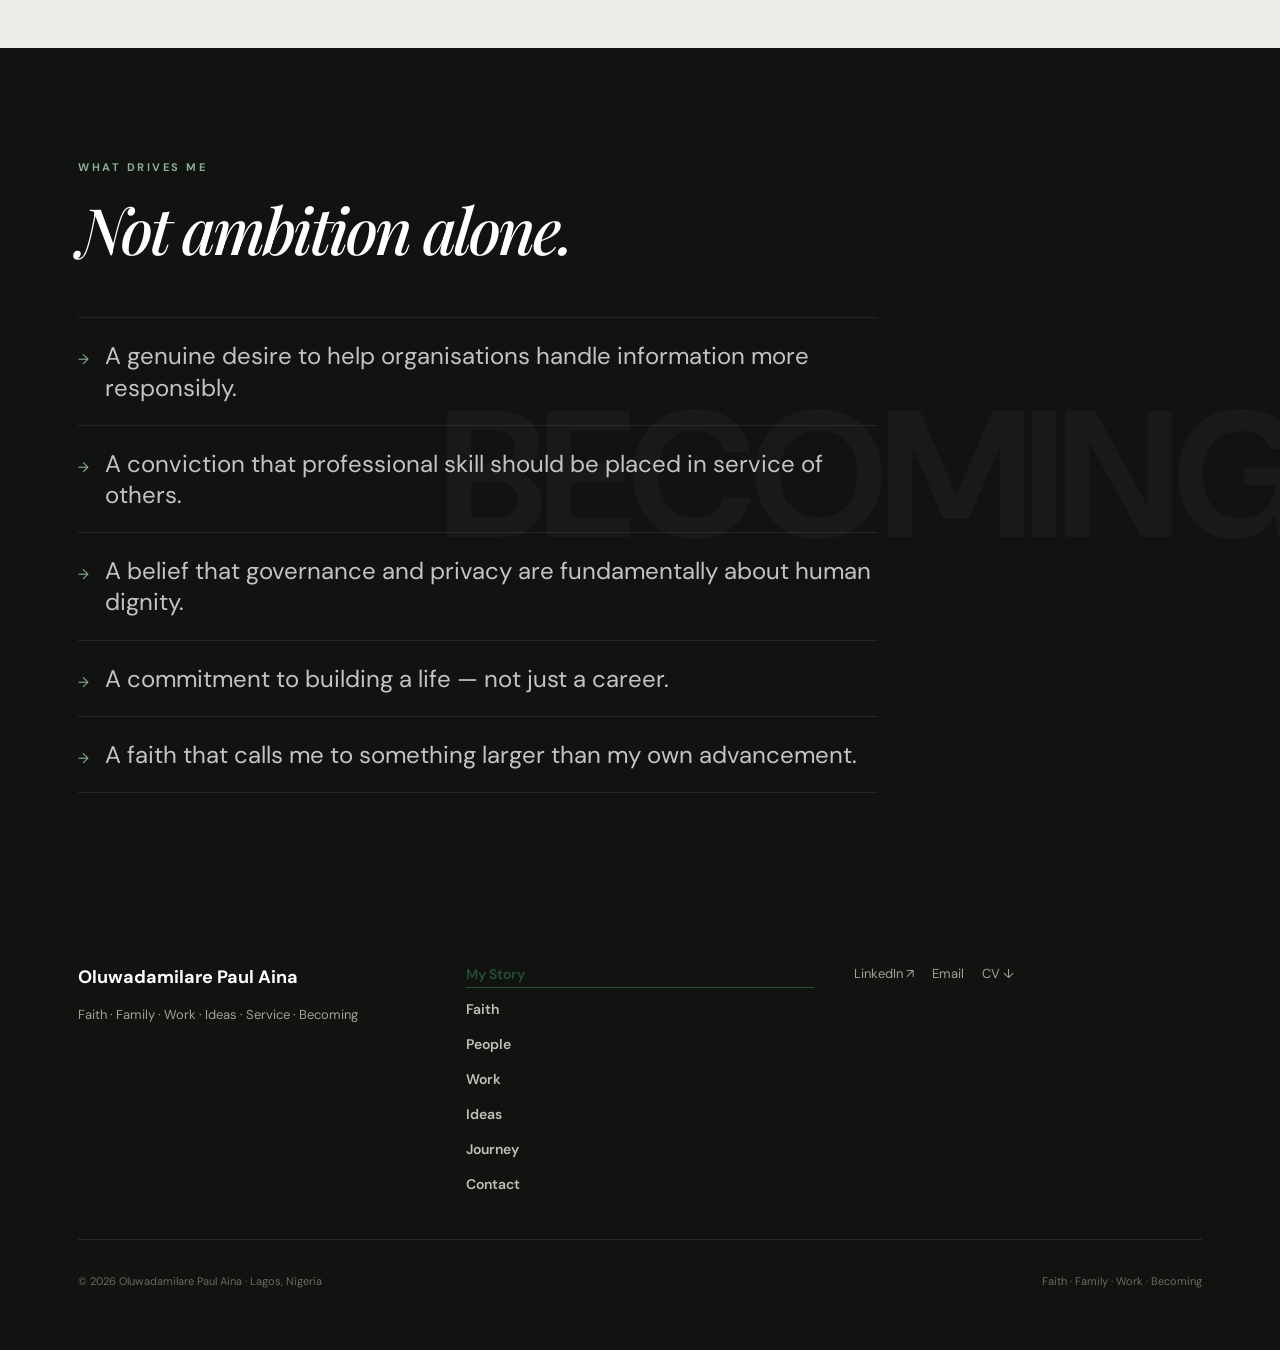
<file: story.html>
<!doctype html>
<html lang="en-GB">
<head>
  <meta charset="utf-8"><meta name="viewport" content="width=device-width, initial-scale=1">
  <title>My Story | Oluwadamilare Aina</title>
  <meta name="description" content="The story of Oluwadamilare Aina — formation, faith, family, work and becoming.">
  <link rel="preconnect" href="https://fonts.googleapis.com"><link rel="preconnect" href="https://fonts.gstatic.com" crossorigin>
  <link href="https://fonts.googleapis.com/css2?family=DM+Sans:ital,opsz,wght@0,9..40,400;0,9..40,500;0,9..40,600;0,9..40,700&family=Playfair+Display:ital,wght@0,500;0,600;1,500&display=swap" rel="stylesheet">
  <link rel="stylesheet" href="style.css">
</head>
<body>
<a class="skip-link" href="#main">Skip to main content</a>
<header class="site-header">
  <a class="brand" href="index.html">OA<span>.</span></a>
  <button class="menu-toggle" aria-label="Open menu" aria-expanded="false" aria-controls="main-nav"><span class="bar"></span><span class="bar"></span><span class="bar"></span></button>
  <nav id="main-nav" aria-label="Main navigation">
    <a href="story.html">My Story</a><a href="faith.html">Faith</a><a href="people.html">People</a><a href="work.html">Work</a><a href="ideas.html">Ideas</a><a href="journey.html">Journey</a><a href="contact.html">Contact</a>
  </nav>
</header>

<main id="main">

  <!-- Hero -->
  <div style="background:var(--section-alt);padding:90px max(28px,calc((100% - var(--max))/2 + 28px))">
    <div style="max-width:var(--max);margin:auto;display:grid;grid-template-columns:1.3fr .7fr;gap:60px;align-items:center" class="two-col-story">
      <div>
        <p class="eyebrow muted" data-hero="0">MY STORY</p>
        <h1 style="font-size:clamp(44px,5.5vw,76px);letter-spacing:-3.5px;line-height:1.04;margin-bottom:24px" data-hero="1">I am still<br><em style="font-family:'Playfair Display',serif;font-weight:500;color:var(--green)">becoming.</em></h1>
        <p class="lead" style="font-size:18px;color:var(--muted);max-width:580px;line-height:1.75" data-hero="2">This is not a biography designed to impress. It is an honest account of a life in formation — one shaped by faith, family, learning and a persistent sense that there is always more to become.</p>
      </div>
      <div data-hero="photo" style="max-width:340px;margin-left:auto">
        <img src="headshot.jpg" alt="Oluwadamilare Aina" width="800" height="1066" loading="eager" style="width:100%;filter:grayscale(10%)">
      </div>
    </div>
  </div>

  <!-- The person -->
  <section class="section" aria-labelledby="person-heading">
    <div class="section-heading" data-reveal>
      <p class="eyebrow muted">WHO I AM</p>
      <h2 id="person-heading">More than a job title.</h2>
    </div>
    <div class="two-col">
      <div class="prose" data-reveal>
        <p>I am a husband, a Christian, a son, a brother, an uncle, a friend, a leader, a learner and a builder. I am also an Information Security professional and a researcher. None of these things is more important than the others — they are all part of one integrated person trying to live well and faithfully.</p>
        <p>I grew up in Nigeria, shaped by family, faith and a culture that values education, hard work and community. Those early influences have stayed with me — in how I approach work, relationships and responsibility.</p>
        <p>I came to faith in Christ through a personal conviction rather than cultural inheritance. That commitment is the foundation from which I try to understand everything else — including what it means to lead, serve, build and love well.</p>
      </div>
      <div class="prose" data-reveal data-delay="1">
        <p>I became a husband, and that single change has been the most formative experience of my adult life. Marriage has taught me things I could not have learned any other way — about patience, service, communication and the kind of daily commitment that transforms a person gradually and without fanfare.</p>
        <p>Professionally, I took an unusual path. I began in commercial banking and sales, moved into product management, and transitioned into information security and data protection. Each stage built something the next one needed — commercial literacy, product understanding, then governance and risk.</p>
        <p>I am now building things beyond my formal employment — exploring ideas at the intersection of information security, governance and the Nigerian digital context. I am also a postgraduate researcher, a volunteer, and someone who believes that professional skill should be placed in service of others, not only in service of a career.</p>
      </div>
    </div>
  </section>

  <!-- Formation -->
  <div class="section warm" aria-labelledby="formation-heading">
    <div style="max-width:var(--max);margin:auto">
      <div class="section-heading" data-reveal>
        <p class="eyebrow warm">FORMATION</p>
        <h2 id="formation-heading">The things that made me.</h2>
      </div>
      <div style="display:grid;grid-template-columns:repeat(3,1fr);gap:20px" class="three-col-grid">
        <div style="background:var(--card);padding:36px 28px;border-top:3px solid var(--faith)" data-reveal data-delay="1">
          <h3 style="font-size:20px;letter-spacing:-.5px;margin-bottom:12px">Faith</h3>
          <p style="font-size:15px;color:var(--muted);line-height:1.7">A personal commitment to follow Christ that predates most of my professional formation. It is the lens through which I understand integrity, responsibility, service and what I owe to others.</p>
        </div>
        <div style="background:var(--card);padding:36px 28px;border-top:3px solid var(--warm)" data-reveal data-delay="2">
          <h3 style="font-size:20px;letter-spacing:-.5px;margin-bottom:12px">Family</h3>
          <p style="font-size:15px;color:var(--muted);line-height:1.7">Parents who believed in education and worked hard to make it possible. Siblings who shaped my character. And a wife who has taught me more about becoming a good person than I expected anyone could.</p>
        </div>
        <div style="background:var(--card);padding:36px 28px;border-top:3px solid var(--green)" data-reveal data-delay="3">
          <h3 style="font-size:20px;letter-spacing:-.5px;margin-bottom:12px">Education</h3>
          <p style="font-size:15px;color:var(--muted);line-height:1.7">A BSc in Business Administration from the University of Ilorin. Now an MSc in Information Management at Ahmadu Bello University — chosen because learning is not something I want to stop doing.</p>
        </div>
      </div>
    </div>
  </div>

  <!-- Career narrative -->
  <section class="section" aria-labelledby="career-heading">
    <div class="section-heading" data-reveal>
      <p class="eyebrow">PROFESSIONAL JOURNEY</p>
      <h2 id="career-heading">An evolution, not a sequence of unrelated jobs.</h2>
      <p>Three distinct phases that built on each other in ways I did not fully plan but can now see clearly in hindsight.</p>
    </div>
    <div style="display:grid;grid-template-columns:repeat(3,1fr);gap:14px" class="three-col-grid">
      <div style="background:var(--card);padding:36px 28px;border-top:3px solid var(--line)" data-reveal data-delay="1">
        <p class="eyebrow muted">2019 – 2021</p>
        <h3 style="font-size:20px;letter-spacing:-.5px;margin:12px 0 14px">Commercial &amp; Banking</h3>
        <p style="font-size:15px;color:var(--muted);line-height:1.7">Customer-facing roles at Wema Bank. The commercial experience — understanding how customers think, what trust means in a digital product context, how organisations build and lose credibility — is something I draw on constantly in current governance work.</p>
      </div>
      <div style="background:var(--card);padding:36px 28px;border-top:3px solid var(--line)" data-reveal data-delay="2">
        <p class="eyebrow muted">2021 – 2023</p>
        <h3 style="font-size:20px;letter-spacing:-.5px;margin:12px 0 14px">Product Management</h3>
        <p style="font-size:15px;color:var(--muted);line-height:1.7">Product Manager at Heritage Bank, leading agency banking platforms. Building products requires you to sit at the intersection of business requirements, technical constraints, user needs and organisational risk simultaneously — which is exactly where governance work also lives.</p>
      </div>
      <div style="background:var(--card);padding:36px 28px;border-top:3px solid var(--green)" data-reveal data-delay="3">
        <p class="eyebrow">2023 – PRESENT</p>
        <h3 style="font-size:20px;letter-spacing:-.5px;margin:12px 0 14px">Information Security &amp; Data Protection</h3>
        <p style="font-size:15px;color:var(--muted);line-height:1.7">Information Security Analyst, Acting DPO, Third-Party Risk Analyst and now DPO at Digital Health Platforms. Building governance functions, compliance frameworks and assurance programmes across regulated environments.</p>
      </div>
    </div>
    <div style="margin-top:40px;text-align:center" data-reveal>
      <a href="work.html" class="btn btn-outline">See full professional work →</a>
    </div>
  </section>

  <!-- Building -->
  <div class="section alt" aria-labelledby="building-heading">
    <div style="max-width:var(--max);margin:auto">
      <div class="section-heading" data-reveal>
        <p class="eyebrow">BUILDING</p>
        <h2 id="building-heading">Making things.</h2>
        <p>Beyond formal employment, I am interested in building ideas, products and initiatives — particularly in the information security and governance space.</p>
      </div>
      <div style="background:var(--card);padding:52px;border-left:4px solid var(--green);max-width:800px" data-reveal>
        <h3 style="font-size:26px;letter-spacing:-1px;margin-bottom:12px">CyberÀṣà</h3>
        <p class="eyebrow" style="margin-bottom:16px">CULTURAL INTELLIGENCE · DIGITAL DEFENCE</p>
        <p style="font-size:17px;color:var(--muted);line-height:1.75;margin-bottom:20px">A personal initiative at the intersection of information security, data protection and the Nigerian cultural and organisational context. The name draws on Yoruba heritage — àṣà means culture or tradition — because I believe effective security governance must be culturally intelligent, not only technically correct.</p>
        <p style="font-size:17px;color:var(--muted);line-height:1.75">Still early. Still being built. But the idea is real and the commitment is genuine.</p>
        <a href="ideas.html" class="btn btn-outline" style="margin-top:24px;display:inline-flex">See all ideas →</a>
      </div>
    </div>
  </div>

  <!-- What drives me -->
  <div class="becoming-section">
    <div class="becoming-inner">
      <p class="eyebrow">WHAT DRIVES ME</p>
      <h2 class="becoming-title">Not ambition alone.</h2>
      <div class="becoming-list">
        <div class="becoming-item" data-reveal>A genuine desire to help organisations handle information more responsibly.</div>
        <div class="becoming-item" data-reveal data-delay="1">A conviction that professional skill should be placed in service of others.</div>
        <div class="becoming-item" data-reveal data-delay="2">A belief that governance and privacy are fundamentally about human dignity.</div>
        <div class="becoming-item" data-reveal data-delay="3">A commitment to building a life — not just a career.</div>
        <div class="becoming-item" data-reveal data-delay="4">A faith that calls me to something larger than my own advancement.</div>
      </div>
    </div>
  </div>

</main>

<footer class="site-footer">
  <div class="footer-inner">
    <div class="footer-brand"><strong>Oluwadamilare Paul Aina</strong><span>Faith · Family · Work · Ideas · Service · Becoming</span></div>
    <nav class="footer-nav" aria-label="Footer navigation"><a href="story.html">My Story</a><a href="faith.html">Faith</a><a href="people.html">People</a><a href="work.html">Work</a><a href="ideas.html">Ideas</a><a href="journey.html">Journey</a><a href="contact.html">Contact</a></nav>
    <div class="footer-social"><a href="https://www.linkedin.com/in/phoenix-paul/" target="_blank" rel="noopener noreferrer">LinkedIn ↗</a><a href="mailto:Paulaina030@gmail.com">Email</a><a href="cv.pdf" target="_blank">CV ↓</a></div>
    <div class="footer-bottom"><span>© 2026 Oluwadamilare Paul Aina · Lagos, Nigeria</span><span>Faith · Family · Work · Becoming</span></div>
  </div>
</footer>
<script src="script.js"></script>
</body>
</html>
</file>
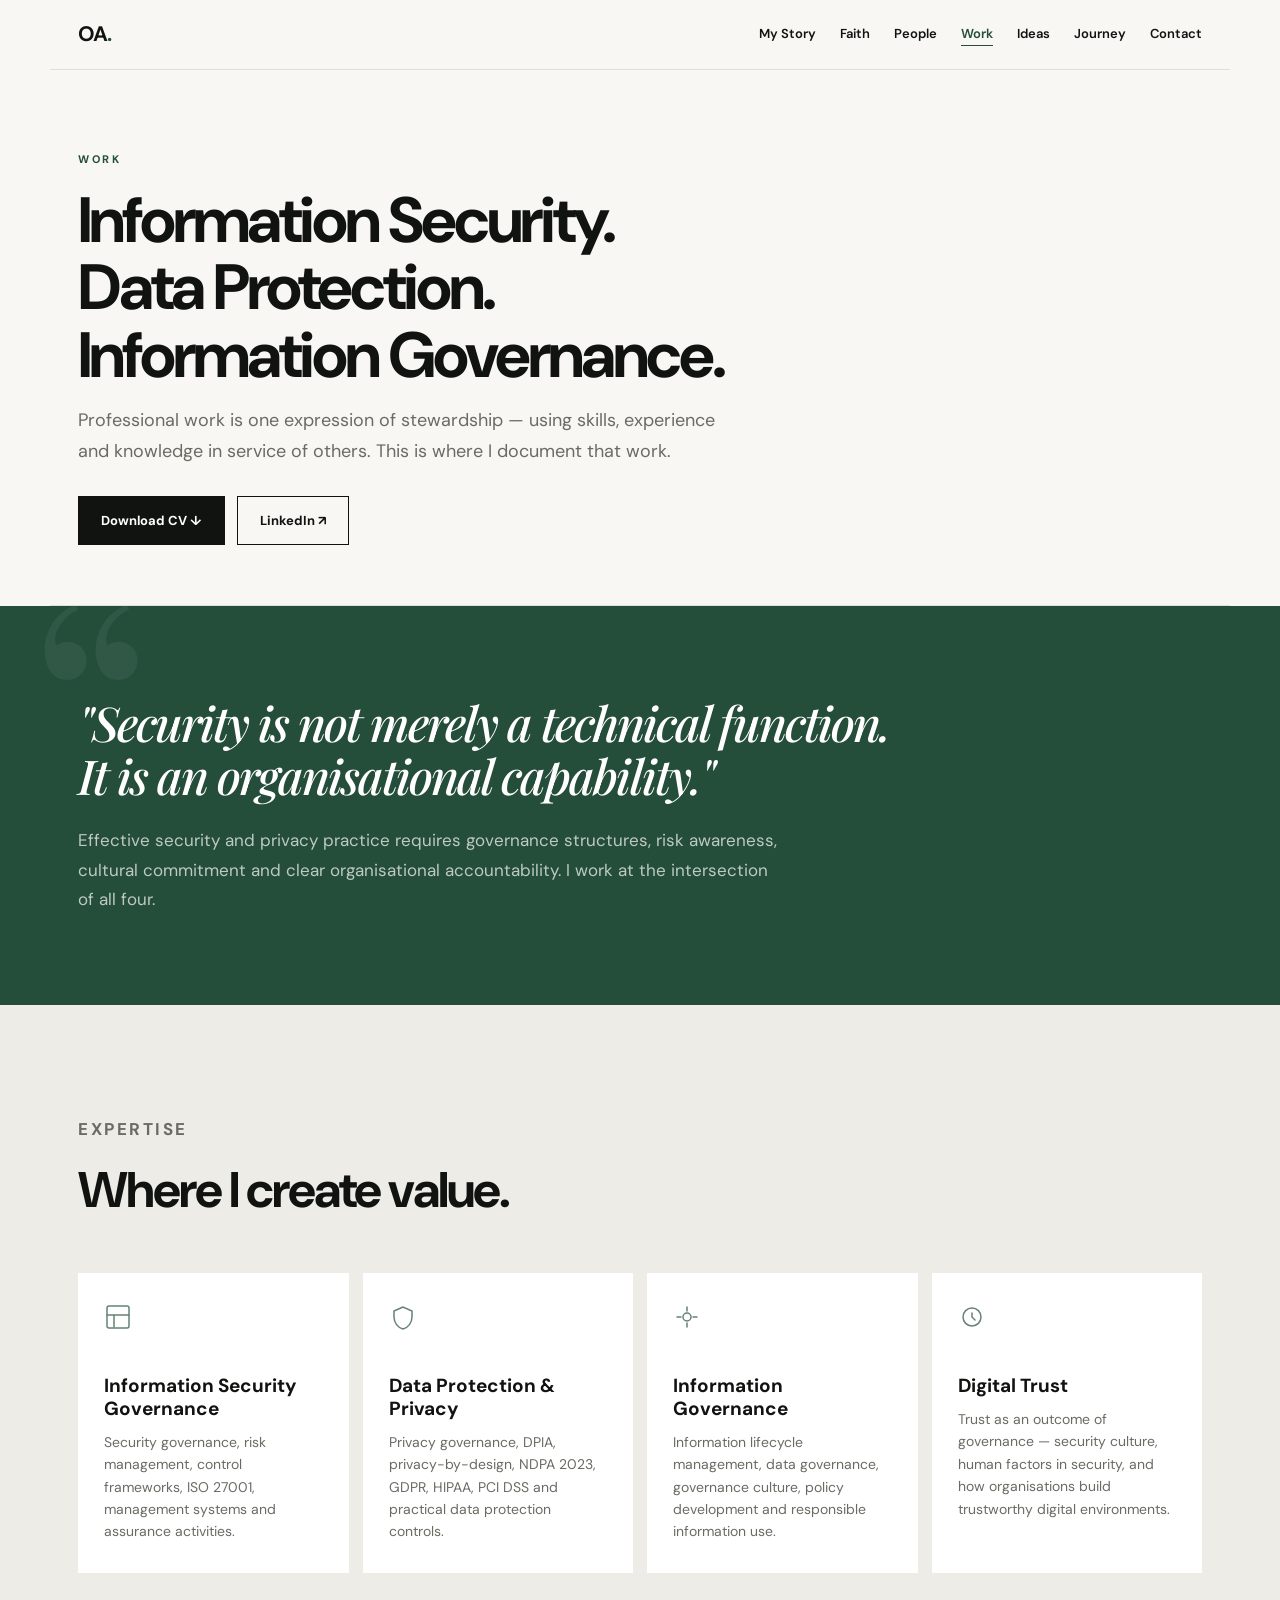
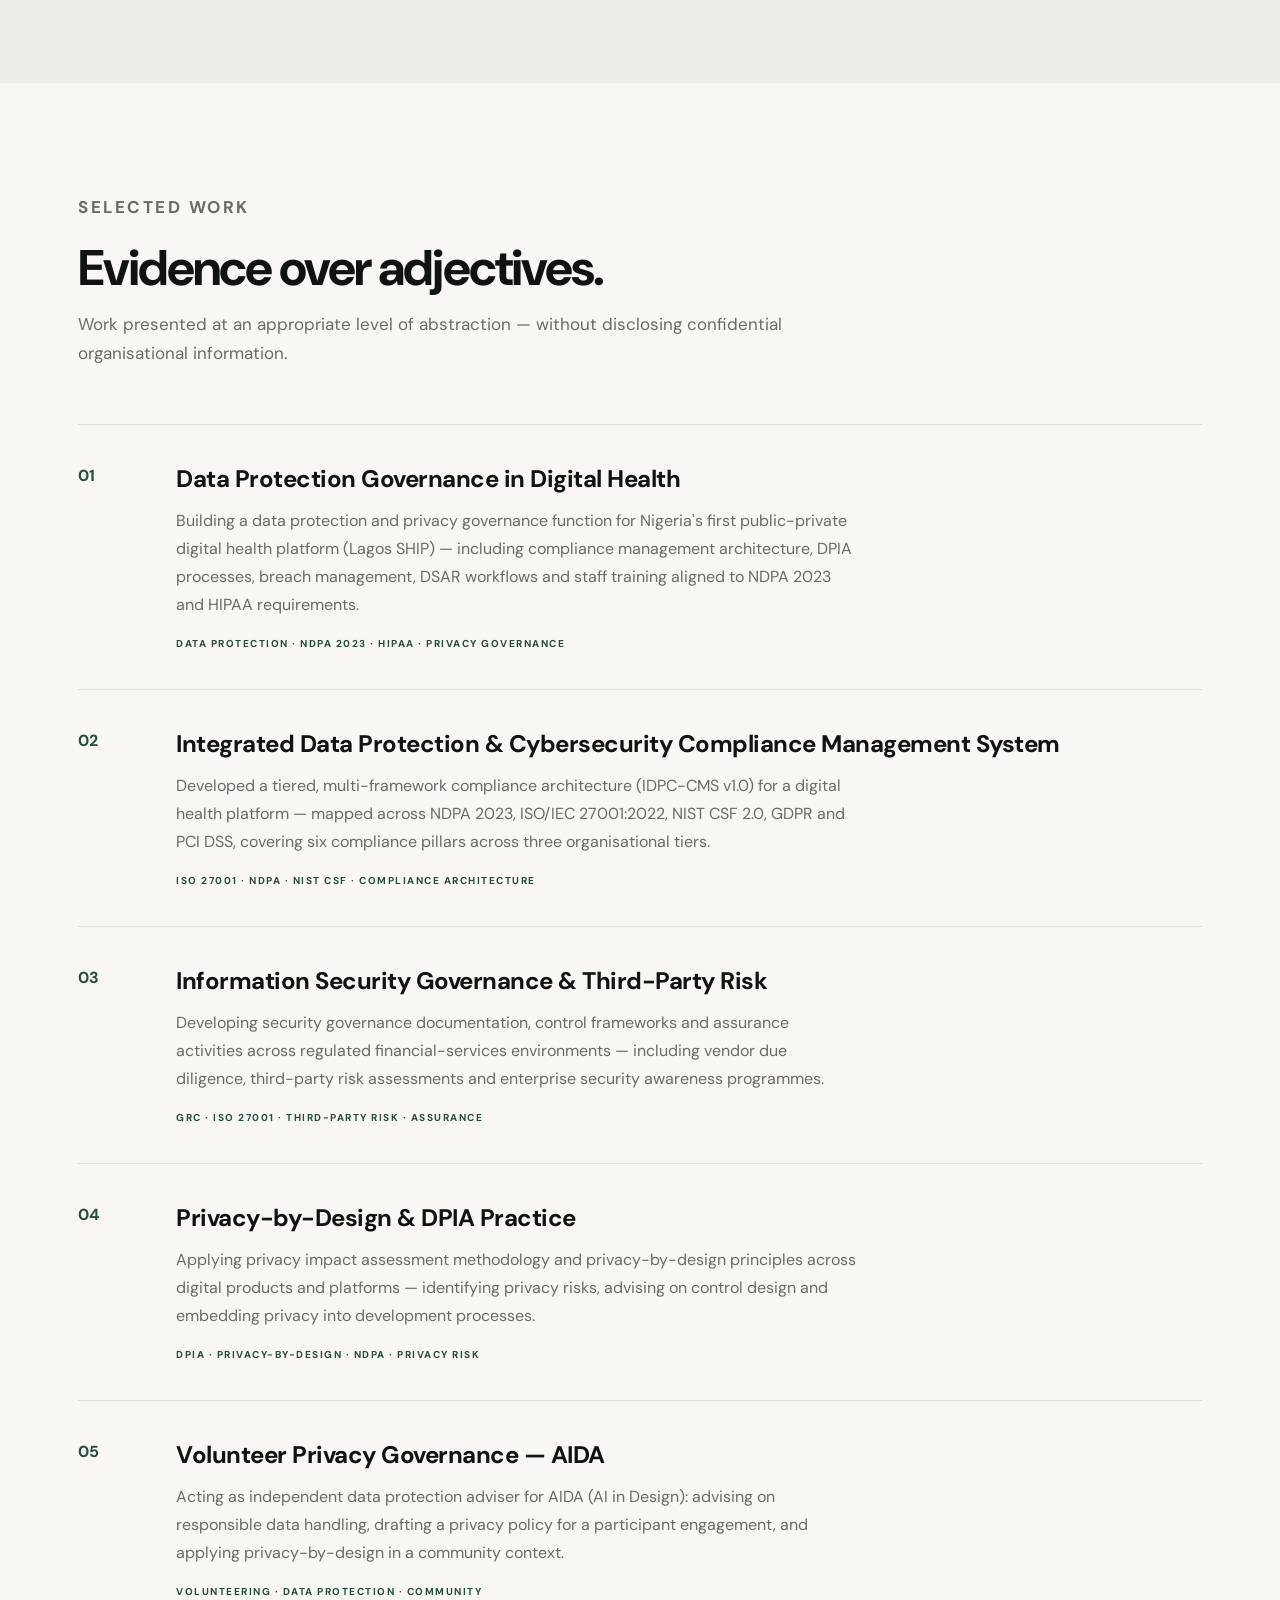
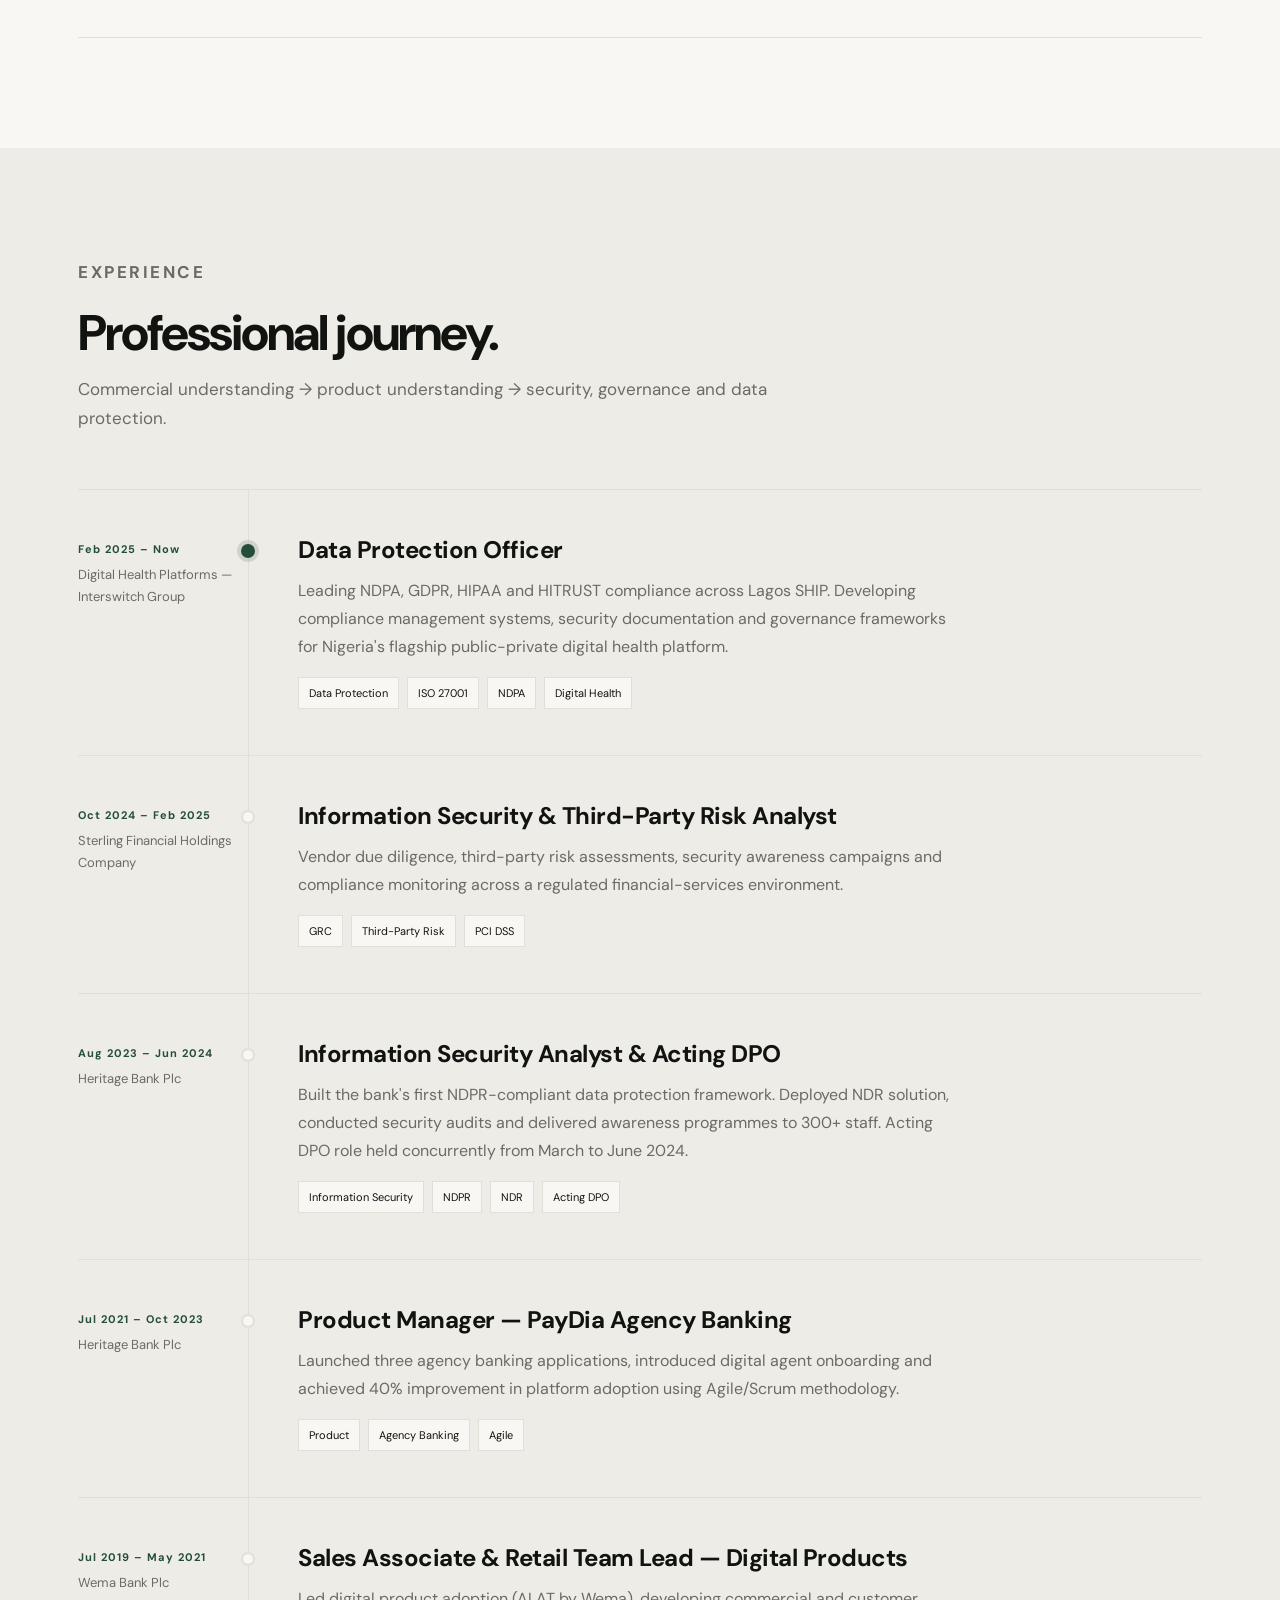
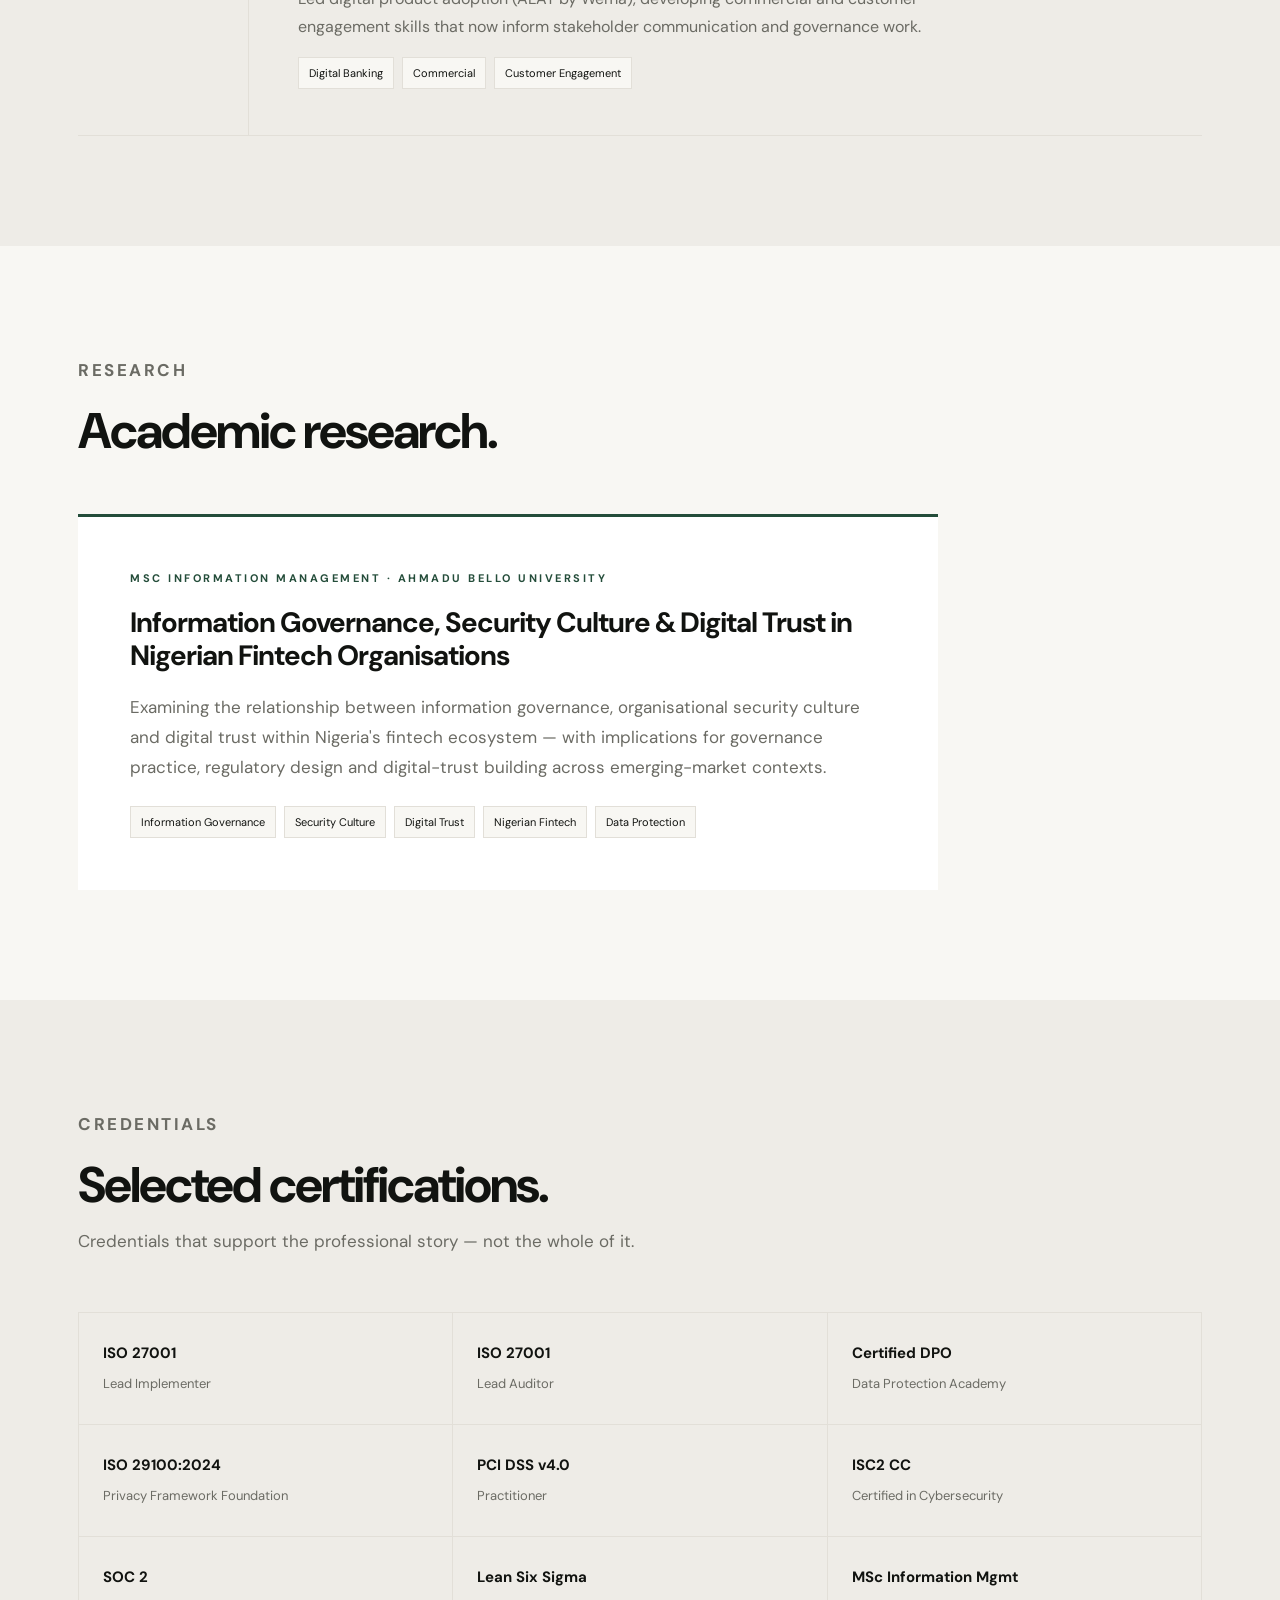
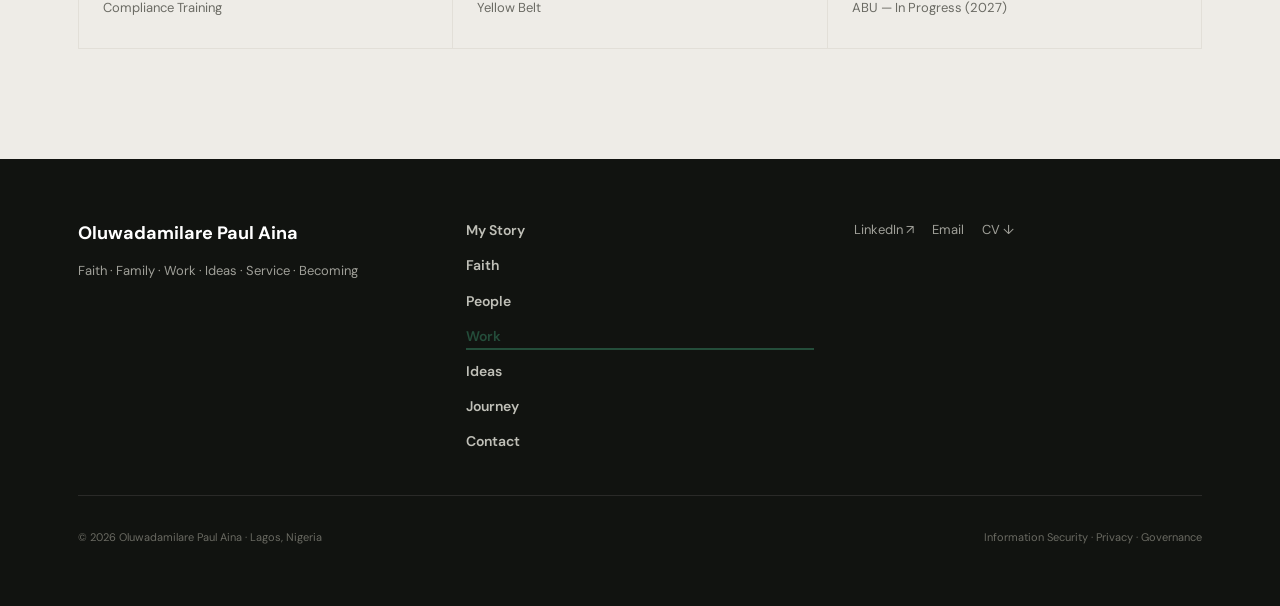
<file: work.html>
<!doctype html>
<html lang="en-GB">
<head>
  <meta charset="utf-8"><meta name="viewport" content="width=device-width, initial-scale=1">
  <title>Work | Oluwadamilare Aina</title>
  <meta name="description" content="Information Security GRC, Data Protection and Information Governance professional work by Oluwadamilare Aina.">
  <link rel="preconnect" href="https://fonts.googleapis.com"><link rel="preconnect" href="https://fonts.gstatic.com" crossorigin>
  <link href="https://fonts.googleapis.com/css2?family=DM+Sans:ital,opsz,wght@0,9..40,400;0,9..40,500;0,9..40,600;0,9..40,700&family=Playfair+Display:ital,wght@0,500;0,600;1,500&display=swap" rel="stylesheet">
  <link rel="stylesheet" href="style.css">
</head>
<body>
<a class="skip-link" href="#main">Skip to main content</a>
<header class="site-header">
  <a class="brand" href="index.html">OA<span>.</span></a>
  <button class="menu-toggle" aria-label="Open menu" aria-expanded="false" aria-controls="main-nav"><span class="bar"></span><span class="bar"></span><span class="bar"></span></button>
  <nav id="main-nav" aria-label="Main navigation">
    <a href="story.html">My Story</a><a href="faith.html">Faith</a><a href="people.html">People</a><a href="work.html">Work</a><a href="ideas.html">Ideas</a><a href="journey.html">Journey</a><a href="contact.html">Contact</a>
  </nav>
</header>

<main id="main">

  <!-- Page header -->
  <div class="page-header">
    <p class="eyebrow" data-hero="0">WORK</p>
    <h1 data-hero="1">Information Security.<br>Data Protection.<br>Information Governance.</h1>
    <p class="lead" data-hero="2">Professional work is one expression of stewardship — using skills, experience and knowledge in service of others. This is where I document that work.</p>
    <div style="margin-top:28px;display:flex;gap:12px;flex-wrap:wrap" data-hero="3">
      <a href="cv.pdf" target="_blank" class="btn btn-primary">Download CV ↓</a>
      <a href="https://www.linkedin.com/in/phoenix-paul/" target="_blank" rel="noopener noreferrer" class="btn btn-outline">LinkedIn ↗</a>
    </div>
  </div>

  <!-- Statement -->
  <div class="work-statement">
    <blockquote data-reveal>"Security is not merely a technical function. It is an organisational capability."</blockquote>
    <p style="color:rgba(255,255,255,.7);margin-top:24px;font-size:17px;max-width:700px" data-reveal data-delay="1">Effective security and privacy practice requires governance structures, risk awareness, cultural commitment and clear organisational accountability. I work at the intersection of all four.</p>
  </div>

  <!-- Expertise -->
  <section class="section alt" aria-labelledby="expertise-heading">
    <div style="max-width:var(--max);margin:auto">
      <div class="section-heading" data-reveal>
        <p class="eyebrow">EXPERTISE</p>
        <h2 id="expertise-heading">Where I create value.</h2>
      </div>
      <div class="work-cards">
        <div class="work-card" data-reveal data-delay="1">
          <div class="card-icon" aria-hidden="true"><svg width="28" height="28" viewBox="0 0 28 28" fill="none" stroke="currentColor" stroke-width="1.5" stroke-linecap="round"><rect x="3" y="3" width="22" height="22" rx="2"/><path d="M3 12h22M10 12v12"/></svg></div>
          <h3>Information Security Governance</h3>
          <p>Security governance, risk management, control frameworks, ISO 27001, management systems and assurance activities.</p>
        </div>
        <div class="work-card" data-reveal data-delay="2">
          <div class="card-icon" aria-hidden="true"><svg width="28" height="28" viewBox="0 0 28 28" fill="none" stroke="currentColor" stroke-width="1.5" stroke-linecap="round"><path d="M14 4L5 8v6c0 5.5 3.8 10.7 9 12 5.2-1.3 9-6.5 9-12V8l-9-4z"/></svg></div>
          <h3>Data Protection &amp; Privacy</h3>
          <p>Privacy governance, DPIA, privacy-by-design, NDPA 2023, GDPR, HIPAA, PCI DSS and practical data protection controls.</p>
        </div>
        <div class="work-card" data-reveal data-delay="3">
          <div class="card-icon" aria-hidden="true"><svg width="28" height="28" viewBox="0 0 28 28" fill="none" stroke="currentColor" stroke-width="1.5" stroke-linecap="round"><circle cx="14" cy="14" r="4"/><path d="M14 4v4M14 20v4M4 14h4M20 14h4"/></svg></div>
          <h3>Information Governance</h3>
          <p>Information lifecycle management, data governance, governance culture, policy development and responsible information use.</p>
        </div>
        <div class="work-card" data-reveal data-delay="4">
          <div class="card-icon" aria-hidden="true"><svg width="28" height="28" viewBox="0 0 28 28" fill="none" stroke="currentColor" stroke-width="1.5" stroke-linecap="round"><path d="M5 14a9 9 0 1118 0A9 9 0 015 14z"/><path d="M14 10v4l3 3"/></svg></div>
          <h3>Digital Trust</h3>
          <p>Trust as an outcome of governance — security culture, human factors in security, and how organisations build trustworthy digital environments.</p>
        </div>
      </div>
    </div>
  </section>

  <!-- Selected Work -->
  <section class="section" aria-labelledby="selected-work-heading">
    <div class="section-heading" data-reveal>
      <p class="eyebrow">SELECTED WORK</p>
      <h2 id="selected-work-heading">Evidence over adjectives.</h2>
      <p>Work presented at an appropriate level of abstraction — without disclosing confidential organisational information.</p>
    </div>
    <div class="work-list">
      <div class="work-item" data-reveal>
        <span aria-hidden="true">01</span>
        <div>
          <h3>Data Protection Governance in Digital Health</h3>
          <p>Building a data protection and privacy governance function for Nigeria's first public-private digital health platform (Lagos SHIP) — including compliance management architecture, DPIA processes, breach management, DSAR workflows and staff training aligned to NDPA 2023 and HIPAA requirements.</p>
          <small>DATA PROTECTION · NDPA 2023 · HIPAA · PRIVACY GOVERNANCE</small>
        </div>
      </div>
      <div class="work-item" data-reveal>
        <span aria-hidden="true">02</span>
        <div>
          <h3>Integrated Data Protection &amp; Cybersecurity Compliance Management System</h3>
          <p>Developed a tiered, multi-framework compliance architecture (IDPC-CMS v1.0) for a digital health platform — mapped across NDPA 2023, ISO/IEC 27001:2022, NIST CSF 2.0, GDPR and PCI DSS, covering six compliance pillars across three organisational tiers.</p>
          <small>ISO 27001 · NDPA · NIST CSF · COMPLIANCE ARCHITECTURE</small>
        </div>
      </div>
      <div class="work-item" data-reveal>
        <span aria-hidden="true">03</span>
        <div>
          <h3>Information Security Governance &amp; Third-Party Risk</h3>
          <p>Developing security governance documentation, control frameworks and assurance activities across regulated financial-services environments — including vendor due diligence, third-party risk assessments and enterprise security awareness programmes.</p>
          <small>GRC · ISO 27001 · THIRD-PARTY RISK · ASSURANCE</small>
        </div>
      </div>
      <div class="work-item" data-reveal>
        <span aria-hidden="true">04</span>
        <div>
          <h3>Privacy-by-Design &amp; DPIA Practice</h3>
          <p>Applying privacy impact assessment methodology and privacy-by-design principles across digital products and platforms — identifying privacy risks, advising on control design and embedding privacy into development processes.</p>
          <small>DPIA · PRIVACY-BY-DESIGN · NDPA · PRIVACY RISK</small>
        </div>
      </div>
      <div class="work-item" data-reveal>
        <span aria-hidden="true">05</span>
        <div>
          <h3>Volunteer Privacy Governance — AIDA</h3>
          <p>Acting as independent data protection adviser for AIDA (AI in Design): advising on responsible data handling, drafting a privacy policy for a participant engagement, and applying privacy-by-design in a community context.</p>
          <small>VOLUNTEERING · DATA PROTECTION · COMMUNITY</small>
        </div>
      </div>
    </div>
  </section>

  <!-- Experience -->
  <div class="section alt" aria-labelledby="experience-heading">
    <div style="max-width:var(--max);margin:auto">
      <div class="section-heading" data-reveal>
        <p class="eyebrow">EXPERIENCE</p>
        <h2 id="experience-heading">Professional journey.</h2>
        <p>Commercial understanding → product understanding → security, governance and data protection.</p>
      </div>
      <div class="timeline-wrap">
        <div class="tl-item current" data-reveal>
          <div class="tl-meta"><span class="tl-period">Feb 2025 – Now</span><span class="tl-org">Digital Health Platforms — Interswitch Group</span></div>
          <div class="tl-content">
            <h3>Data Protection Officer</h3>
            <p>Leading NDPA, GDPR, HIPAA and HITRUST compliance across Lagos SHIP. Developing compliance management systems, security documentation and governance frameworks for Nigeria's flagship public-private digital health platform.</p>
            <div class="tags"><span>Data Protection</span><span>ISO 27001</span><span>NDPA</span><span>Digital Health</span></div>
          </div>
        </div>
        <div class="tl-item" data-reveal>
          <div class="tl-meta"><span class="tl-period">Oct 2024 – Feb 2025</span><span class="tl-org">Sterling Financial Holdings Company</span></div>
          <div class="tl-content">
            <h3>Information Security &amp; Third-Party Risk Analyst</h3>
            <p>Vendor due diligence, third-party risk assessments, security awareness campaigns and compliance monitoring across a regulated financial-services environment.</p>
            <div class="tags"><span>GRC</span><span>Third-Party Risk</span><span>PCI DSS</span></div>
          </div>
        </div>
        <div class="tl-item" data-reveal>
          <div class="tl-meta"><span class="tl-period">Aug 2023 – Jun 2024</span><span class="tl-org">Heritage Bank Plc</span></div>
          <div class="tl-content">
            <h3>Information Security Analyst &amp; Acting DPO</h3>
            <p>Built the bank's first NDPR-compliant data protection framework. Deployed NDR solution, conducted security audits and delivered awareness programmes to 300+ staff. Acting DPO role held concurrently from March to June 2024.</p>
            <div class="tags"><span>Information Security</span><span>NDPR</span><span>NDR</span><span>Acting DPO</span></div>
          </div>
        </div>
        <div class="tl-item" data-reveal>
          <div class="tl-meta"><span class="tl-period">Jul 2021 – Oct 2023</span><span class="tl-org">Heritage Bank Plc</span></div>
          <div class="tl-content">
            <h3>Product Manager — PayDia Agency Banking</h3>
            <p>Launched three agency banking applications, introduced digital agent onboarding and achieved 40% improvement in platform adoption using Agile/Scrum methodology.</p>
            <div class="tags"><span>Product</span><span>Agency Banking</span><span>Agile</span></div>
          </div>
        </div>
        <div class="tl-item" data-reveal>
          <div class="tl-meta"><span class="tl-period">Jul 2019 – May 2021</span><span class="tl-org">Wema Bank Plc</span></div>
          <div class="tl-content">
            <h3>Sales Associate &amp; Retail Team Lead — Digital Products</h3>
            <p>Led digital product adoption (ALAT by Wema), developing commercial and customer engagement skills that now inform stakeholder communication and governance work.</p>
            <div class="tags"><span>Digital Banking</span><span>Commercial</span><span>Customer Engagement</span></div>
          </div>
        </div>
      </div>
    </div>
  </div>

  <!-- Research -->
  <section class="section" aria-labelledby="research-heading">
    <div class="section-heading" data-reveal>
      <p class="eyebrow">RESEARCH</p>
      <h2 id="research-heading">Academic research.</h2>
    </div>
    <div style="background:var(--card);padding:52px;max-width:860px;border-top:3px solid var(--green)" data-reveal>
      <p class="eyebrow">MSC INFORMATION MANAGEMENT · AHMADU BELLO UNIVERSITY</p>
      <h3 style="font-size:28px;letter-spacing:-1px;margin:14px 0 20px;line-height:1.2">Information Governance, Security Culture &amp; Digital Trust in Nigerian Fintech Organisations</h3>
      <p style="color:var(--muted);font-size:17px;line-height:1.75">Examining the relationship between information governance, organisational security culture and digital trust within Nigeria's fintech ecosystem — with implications for governance practice, regulatory design and digital-trust building across emerging-market contexts.</p>
      <div class="tags" style="margin-top:24px"><span>Information Governance</span><span>Security Culture</span><span>Digital Trust</span><span>Nigerian Fintech</span><span>Data Protection</span></div>
    </div>
  </section>

  <!-- Credentials -->
  <div class="section alt" aria-labelledby="credentials-heading">
    <div style="max-width:var(--max);margin:auto">
      <div class="section-heading" data-reveal>
        <p class="eyebrow">CREDENTIALS</p>
        <h2 id="credentials-heading">Selected certifications.</h2>
        <p>Credentials that support the professional story — not the whole of it.</p>
      </div>
      <div class="cred-grid">
        <div class="cred-item" data-reveal data-delay="1"><strong>ISO 27001</strong><span>Lead Implementer</span></div>
        <div class="cred-item" data-reveal data-delay="2"><strong>ISO 27001</strong><span>Lead Auditor</span></div>
        <div class="cred-item" data-reveal data-delay="3"><strong>Certified DPO</strong><span>Data Protection Academy</span></div>
        <div class="cred-item" data-reveal data-delay="1"><strong>ISO 29100:2024</strong><span>Privacy Framework Foundation</span></div>
        <div class="cred-item" data-reveal data-delay="2"><strong>PCI DSS v4.0</strong><span>Practitioner</span></div>
        <div class="cred-item" data-reveal data-delay="3"><strong>ISC2 CC</strong><span>Certified in Cybersecurity</span></div>
        <div class="cred-item" data-reveal data-delay="1"><strong>SOC 2</strong><span>Compliance Training</span></div>
        <div class="cred-item" data-reveal data-delay="2"><strong>Lean Six Sigma</strong><span>Yellow Belt</span></div>
        <div class="cred-item" data-reveal data-delay="3"><strong>MSc Information Mgmt</strong><span>ABU — In Progress (2027)</span></div>
      </div>
    </div>
  </div>

</main>

<footer class="site-footer">
  <div class="footer-inner">
    <div class="footer-brand"><strong>Oluwadamilare Paul Aina</strong><span>Faith · Family · Work · Ideas · Service · Becoming</span></div>
    <nav class="footer-nav" aria-label="Footer navigation"><a href="story.html">My Story</a><a href="faith.html">Faith</a><a href="people.html">People</a><a href="work.html">Work</a><a href="ideas.html">Ideas</a><a href="journey.html">Journey</a><a href="contact.html">Contact</a></nav>
    <div class="footer-social"><a href="https://www.linkedin.com/in/phoenix-paul/" target="_blank" rel="noopener noreferrer">LinkedIn ↗</a><a href="mailto:Paulaina030@gmail.com">Email</a><a href="cv.pdf" target="_blank">CV ↓</a></div>
    <div class="footer-bottom"><span>© 2026 Oluwadamilare Paul Aina · Lagos, Nigeria</span><span>Information Security · Privacy · Governance</span></div>
  </div>
</footer>
<script src="script.js"></script>
</body>
</html>
</file>
<file: style.css>
@import url('https://fonts.googleapis.com/css2?family=DM+Sans:ital,opsz,wght@0,9..40,400;0,9..40,500;0,9..40,600;0,9..40,700;1,9..40,400&family=Playfair+Display:ital,wght@0,500;0,600;1,500;1,600&display=swap');

/* ═══════════════════════════════════════════════════════════════════════════
   TOKENS
═══════════════════════════════════════════════════════════════════════════ */
:root {
  /* Core palette */
  --bg:          #f8f7f3;
  --ink:         #111310;
  --muted:       #6b6b64;
  --line:        #e2dfd8;
  --card:        #ffffff;

  /* Accent — professional */
  --green:       #244d3a;
  --green-dark:  #1a3829;
  --green-faint: #edf3f0;

  /* Accent — personal / warm */
  --warm:        #7B4F2A;
  --warm-faint:  #faf3eb;

  /* Accent — faith */
  --faith:       #5B4A2B;
  --faith-faint: #f8f1e6;

  /* Sections */
  --section-alt:    #eeece7;
  --section-warm:   #f5ede0;
  --section-faith:  #f3ebe0;
  --section-dark:   #111310;

  --max:  1180px;
  --ease: cubic-bezier(.4, 0, .2, 1);
}

/* ═══════════════════════════════════════════════════════════════════════════
   RESET & BASE
═══════════════════════════════════════════════════════════════════════════ */
*, *::before, *::after { box-sizing: border-box; margin: 0; padding: 0; }
html { scroll-behavior: smooth; font-size: 16px; }
body {
  background: var(--bg);
  color: var(--ink);
  font-family: "DM Sans", Arial, sans-serif;
  line-height: 1.65;
  overflow-x: hidden;
  animation: pageFade .3s ease forwards;
}
a { color: inherit; text-decoration: none; }
ul, ol { list-style: none; }
img { max-width: 100%; display: block; }
strong { font-weight: 700; }
em { font-style: italic; }
p { line-height: 1.75; }

@keyframes pageFade { from { opacity: 0; } to { opacity: 1; } }

/* ═══════════════════════════════════════════════════════════════════════════
   SKIP LINK & FOCUS
═══════════════════════════════════════════════════════════════════════════ */
.skip-link {
  position: absolute; left: -9999px; width: 1px; height: 1px; overflow: hidden;
}
.skip-link:focus {
  position: fixed; left: 20px; top: 20px; width: auto; height: auto;
  padding: 12px 20px; background: var(--ink); color: #fff;
  font-size: 13px; font-weight: 700; z-index: 9999;
}
:focus { outline: none; }
:focus-visible { outline: 2px solid var(--green); outline-offset: 3px; }

/* ═══════════════════════════════════════════════════════════════════════════
   HEADER
═══════════════════════════════════════════════════════════════════════════ */
.site-header {
  position: sticky; top: 0; z-index: 300;
  height: 70px;
  display: flex; align-items: center; justify-content: space-between;
  max-width: var(--max); margin: auto; padding: 0 28px;
  border-bottom: 1px solid var(--line);
  background: rgba(248,247,243,.95);
  backdrop-filter: blur(10px);
  transition: box-shadow .25s;
}
.site-header.scrolled { box-shadow: 0 2px 18px rgba(0,0,0,.07); }
.brand { font-size: 21px; font-weight: 700; letter-spacing: -1px; }
.brand span { color: var(--green); }
nav { display: flex; gap: 24px; font-size: 13px; font-weight: 600; }
nav a {
  position: relative; padding-bottom: 2px;
  transition: color .2s;
}
nav a::after {
  content: ''; position: absolute; bottom: 0; left: 0;
  width: 0; height: 1.5px; background: var(--green);
  transition: width .25s var(--ease);
}
nav a:hover { color: var(--green); }
nav a:hover::after { width: 100%; }
nav a.active { color: var(--green); }
nav a.active::after { width: 100%; }
.menu-toggle {
  display: none; flex-direction: column; gap: 5px;
  background: none; border: none; cursor: pointer; padding: 6px 2px;
}
.bar {
  display: block; width: 22px; height: 2px; background: var(--ink);
  transition: transform .3s var(--ease), opacity .2s;
}
.menu-toggle[aria-expanded="true"] .bar:nth-child(1) { transform: translateY(7px) rotate(45deg); }
.menu-toggle[aria-expanded="true"] .bar:nth-child(2) { opacity: 0; }
.menu-toggle[aria-expanded="true"] .bar:nth-child(3) { transform: translateY(-7px) rotate(-45deg); }

/* ═══════════════════════════════════════════════════════════════════════════
   FOOTER
═══════════════════════════════════════════════════════════════════════════ */
.site-footer {
  background: var(--ink); color: #fff;
  padding: 60px max(28px, calc((100% - var(--max)) / 2 + 28px));
}
.footer-inner {
  display: grid; grid-template-columns: 1fr 1fr 1fr; gap: 40px; align-items: start;
}
.footer-brand strong { display: block; font-size: 18px; margin-bottom: 8px; }
.footer-brand span { font-size: 13px; color: #a0a099; }
.footer-nav { display: flex; flex-direction: column; gap: 10px; }
.footer-nav a { font-size: 14px; color: #c0c0b8; transition: color .2s; }
.footer-nav a:hover { color: #fff; }
.footer-bottom {
  grid-column: 1 / -1; padding-top: 32px; border-top: 1px solid #2a2a28;
  font-size: 11px; color: #6a6a62; display: flex; justify-content: space-between; gap: 16px;
}
.footer-social { display: flex; gap: 18px; }
.footer-social a { font-size: 13px; color: #a0a099; transition: color .2s; }
.footer-social a:hover { color: #fff; }

/* ═══════════════════════════════════════════════════════════════════════════
   BUTTONS
═══════════════════════════════════════════════════════════════════════════ */
.btn {
  display: inline-flex; align-items: center; padding: 13px 22px;
  border: 1.5px solid transparent;
  font-size: 13px; font-weight: 700; font-family: "DM Sans", sans-serif;
  cursor: pointer;
  transition: background .22s var(--ease), color .22s var(--ease),
              border-color .22s var(--ease), transform .15s var(--ease),
              box-shadow .22s var(--ease);
}
.btn:hover { transform: translateY(-2px); box-shadow: 0 6px 20px rgba(0,0,0,.1); }
.btn-primary { background: var(--ink); color: #fff; border-color: var(--ink); }
.btn-primary:hover { background: var(--green); border-color: var(--green); }
.btn-outline { border-color: var(--ink); }
.btn-outline:hover { background: var(--ink); color: #fff; }
.btn-warm { background: var(--warm); color: #fff; border-color: var(--warm); }
.btn-warm:hover { background: var(--faith); border-color: var(--faith); }
.btn-ghost { border-color: rgba(255,255,255,.4); color: #fff; }
.btn-ghost:hover { background: rgba(255,255,255,.1); border-color: rgba(255,255,255,.7); }

/* ═══════════════════════════════════════════════════════════════════════════
   ANIMATIONS — HERO ENTRY
═══════════════════════════════════════════════════════════════════════════ */
@keyframes heroUp {
  from { opacity: 0; transform: translateY(24px); }
  to   { opacity: 1; transform: translateY(0); }
}
@keyframes heroRight {
  from { opacity: 0; transform: translateX(32px); }
  to   { opacity: 1; transform: translateX(0); }
}
[data-hero] { opacity: 0; }
[data-hero="0"] { animation: heroUp .75s var(--ease) .1s forwards; }
[data-hero="1"] { animation: heroUp .75s var(--ease) .25s forwards; }
[data-hero="2"] { animation: heroUp .75s var(--ease) .4s forwards; }
[data-hero="3"] { animation: heroUp .75s var(--ease) .55s forwards; }
[data-hero="4"] { animation: heroUp .75s var(--ease) .7s forwards; }
[data-hero="photo"] { animation: heroRight .85s var(--ease) .3s forwards; }

/* SCROLL REVEAL */
[data-reveal] {
  opacity: 0; transform: translateY(26px);
  transition: opacity .65s var(--ease), transform .65s var(--ease);
}
[data-reveal].is-visible { opacity: 1; transform: none; }
[data-reveal][data-delay="1"] { transition-delay: 80ms; }
[data-reveal][data-delay="2"] { transition-delay: 160ms; }
[data-reveal][data-delay="3"] { transition-delay: 240ms; }
[data-reveal][data-delay="4"] { transition-delay: 320ms; }
[data-reveal][data-delay="5"] { transition-delay: 400ms; }

/* ═══════════════════════════════════════════════════════════════════════════
   SHARED COMPONENTS
═══════════════════════════════════════════════════════════════════════════ */
.eyebrow {
  font-size: 11px; letter-spacing: 2.5px; font-weight: 700;
  color: var(--green); text-transform: uppercase; margin-bottom: 18px;
}
.eyebrow.warm { color: var(--warm); }
.eyebrow.faith { color: var(--faith); }
.eyebrow.muted { color: var(--muted); }

.section { max-width: var(--max); margin: auto; padding: 110px 28px; }
.section.alt { max-width: none; background: var(--section-alt);
  padding-left: max(28px, calc((100% - var(--max)) / 2 + 28px));
  padding-right: max(28px, calc((100% - var(--max)) / 2 + 28px));
}
.section.warm { max-width: none; background: var(--section-warm);
  padding-left: max(28px, calc((100% - var(--max)) / 2 + 28px));
  padding-right: max(28px, calc((100% - var(--max)) / 2 + 28px));
}
.section.faith-bg { max-width: none; background: var(--section-faith);
  padding-left: max(28px, calc((100% - var(--max)) / 2 + 28px));
  padding-right: max(28px, calc((100% - var(--max)) / 2 + 28px));
}
.section.dark { max-width: none; background: var(--section-dark); color: #fff;
  padding-left: max(28px, calc((100% - var(--max)) / 2 + 28px));
  padding-right: max(28px, calc((100% - var(--max)) / 2 + 28px));
}
.section.dark .eyebrow { color: #8aad9b; }

.section-heading { max-width: 780px; margin-bottom: 55px; }
.section-heading h2 {
  font-size: clamp(32px, 4vw, 50px); line-height: 1.1; letter-spacing: -2px; margin-bottom: 14px;
}
.section-heading p { color: var(--muted); font-size: 17px; }

/* Page header */
.page-header {
  padding: 80px 28px 60px; max-width: var(--max); margin: auto;
  border-bottom: 1px solid var(--line);
}
.page-header h1 {
  font-size: clamp(40px, 5vw, 66px); letter-spacing: -3px; line-height: 1.05; margin-bottom: 16px;
}
.page-header .lead { font-size: 18px; color: var(--muted); max-width: 660px; }

/* Two-col */
.two-col { display: grid; grid-template-columns: 1.2fr .8fr; gap: 80px; }
.two-col-even { display: grid; grid-template-columns: 1fr 1fr; gap: 72px; align-items: center; }

/* Prose */
.prose p { font-size: 17px; color: var(--muted); margin-bottom: 20px; line-height: 1.8; }
.prose p:last-child { margin-bottom: 0; }
.prose p strong { color: var(--ink); }

/* Tags */
.tags { display: flex; gap: 8px; flex-wrap: wrap; margin-top: 16px; }
.tags span {
  border: 1px solid var(--line); padding: 6px 10px; font-size: 11px; background: var(--bg);
  transition: border-color .2s, color .2s;
}
.tags span:hover { border-color: var(--green); color: var(--green); }

/* Divider */
.rule { border: none; border-top: 1px solid var(--line); margin: 0; }

/* ═══════════════════════════════════════════════════════════════════════════
   HOMEPAGE — HERO
═══════════════════════════════════════════════════════════════════════════ */
.home-hero {
  max-width: var(--max); margin: auto;
  padding: 90px 28px 80px;
  display: grid; grid-template-columns: 1.2fr .8fr;
  gap: 60px; align-items: start;
  position: relative;
}
.hero-dots {
  position: absolute; inset: 0; pointer-events: none; z-index: 0;
  background-image: radial-gradient(circle, rgba(36,77,58,.1) 1px, transparent 1px);
  background-size: 26px 26px;
  mask-image: linear-gradient(to bottom right, transparent 20%, rgba(0,0,0,.35) 60%, transparent 100%);
}
.hero-copy { position: relative; z-index: 1; }
.hero-location {
  font-size: 11px; letter-spacing: 2px; font-weight: 700; color: var(--muted);
  text-transform: uppercase; margin-bottom: 20px;
}
.hero-name {
  font-size: clamp(48px, 6.5vw, 88px); line-height: 1;
  letter-spacing: -4px; margin-bottom: 24px; font-weight: 700;
}
.hero-identities {
  display: flex; flex-wrap: wrap; gap: 8px; margin-bottom: 28px;
}
.hero-identities span {
  font-size: 12px; font-weight: 700; letter-spacing: .5px;
  padding: 7px 14px;
  border: 1.5px solid var(--line); background: var(--card);
  transition: border-color .2s, color .2s, background .2s;
}
.hero-identities span:hover { border-color: var(--green); color: var(--green); }
.hero-statement {
  font-size: 18px; color: var(--muted); max-width: 560px; line-height: 1.75; margin-bottom: 36px;
}
.hero-actions { display: flex; gap: 12px; flex-wrap: wrap; }

/* Hero photo */
.hero-photo-block { position: relative; z-index: 1; }
.home-photo-frame { position: relative; }
.home-photo-frame img { width: 100%; position: relative; z-index: 2; filter: grayscale(5%); }
.home-photo-frame::after {
  content: ''; position: absolute;
  bottom: -20px; right: -20px; width: 60%; height: 45%;
  background: var(--green); z-index: 1;
}
.home-photo-frame::before {
  content: ''; position: absolute;
  top: 14px; left: -14px; right: 14px; bottom: -14px;
  border: 1px solid var(--line); z-index: 0;
}
.hero-caption {
  margin-top: 28px; padding-top: 18px; border-top: 1px solid var(--line);
}
.hero-caption strong { display: block; font-size: 14px; margin-bottom: 4px; }
.hero-caption span { font-size: 12px; color: var(--muted); display: block; }

/* ═══════════════════════════════════════════════════════════════════════════
   HOMEPAGE — PHILOSOPHY BAND
═══════════════════════════════════════════════════════════════════════════ */
.philosophy-band {
  background: var(--ink); color: #fff;
  padding: 70px max(28px, calc((100% - var(--max)) / 2 + 28px));
  display: flex; align-items: center; justify-content: space-between; gap: 40px; flex-wrap: wrap;
}
.philosophy-band blockquote {
  font-size: clamp(22px, 3vw, 34px); line-height: 1.2;
  letter-spacing: -1px; font-weight: 700; max-width: 680px;
  font-family: "Playfair Display", serif; font-style: italic;
}
.philosophy-band cite {
  font-size: 13px; color: #8a8a82; font-style: normal;
  white-space: nowrap; align-self: flex-end;
}

/* ═══════════════════════════════════════════════════════════════════════════
   HOMEPAGE — PILLARS
═══════════════════════════════════════════════════════════════════════════ */
.pillars-wrap { max-width: var(--max); margin: auto; padding: 100px 28px; }
.pillars-head { text-align: center; margin-bottom: 55px; }
.pillars-head h2 {
  font-size: clamp(30px, 4vw, 48px); letter-spacing: -2px; margin-bottom: 12px;
}
.pillars-head p { color: var(--muted); font-size: 17px; }
.pillars-grid { display: grid; grid-template-columns: repeat(5, 1fr); gap: 14px; }
.pillar-card {
  display: block; background: var(--card); padding: 32px 24px 28px;
  border-top: 3px solid transparent;
  position: relative; overflow: hidden;
  transition: transform .28s var(--ease), box-shadow .28s var(--ease), border-color .28s;
  text-decoration: none; color: var(--ink);
}
.pillar-card:hover { transform: translateY(-5px); box-shadow: 0 16px 40px rgba(0,0,0,.09); }
.pillar-card.faith-card:hover  { border-color: var(--faith); }
.pillar-card.family-card:hover { border-color: var(--warm); }
.pillar-card.work-card:hover   { border-color: var(--green); }
.pillar-card.build-card:hover  { border-color: var(--green-dark); }
.pillar-card.become-card       { background: var(--ink); color: #fff; }
.pillar-card.become-card:hover { border-color: #fff; box-shadow: 0 16px 40px rgba(0,0,0,.3); }
.pillar-icon { margin-bottom: 30px; }
.pillar-icon svg { width: 30px; height: 30px; }
.faith-card  .pillar-icon { color: var(--faith); }
.family-card .pillar-icon { color: var(--warm); }
.work-card   .pillar-icon { color: var(--green); }
.build-card  .pillar-icon { color: var(--green-dark); }
.become-card .pillar-icon { color: #8aad9b; }
.pillar-card h3 { font-size: 20px; letter-spacing: -.5px; margin-bottom: 10px; }
.pillar-card p  { font-size: 14px; color: var(--muted); line-height: 1.6; margin-bottom: 24px; }
.become-card p  { color: #9a9a92; }
.pillar-arrow   {
  font-size: 11px; font-weight: 700; letter-spacing: 1px;
  color: var(--green); display: inline-flex; align-items: center; gap: 6px;
  transition: gap .2s;
}
.become-card .pillar-arrow { color: #8aad9b; }
.pillar-card:hover .pillar-arrow { gap: 10px; }

/* ═══════════════════════════════════════════════════════════════════════════
   HOMEPAGE — CURRENTLY
═══════════════════════════════════════════════════════════════════════════ */
.currently-section { max-width: none; background: var(--section-faith);
  padding: 90px max(28px, calc((100% - var(--max)) / 2 + 28px));
}
.currently-inner { max-width: var(--max); margin: auto; }
.currently-header { margin-bottom: 50px; }
.currently-header h2 { font-size: clamp(32px, 4vw, 48px); letter-spacing: -2px; margin-bottom: 12px; }
.currently-grid {
  display: grid; grid-template-columns: repeat(3, 1fr); gap: 0;
  border: 1px solid var(--line); background: var(--card);
}
.currently-item {
  padding: 32px 28px; border-right: 1px solid var(--line); border-bottom: 1px solid var(--line);
}
.currently-item:nth-child(3n) { border-right: none; }
.currently-item:nth-child(4),
.currently-item:nth-child(5),
.currently-item:nth-child(6) { border-bottom: none; }
.currently-label {
  font-size: 10px; letter-spacing: 2px; font-weight: 700; color: var(--warm); text-transform: uppercase;
  display: block; margin-bottom: 10px;
}
.currently-item p { font-size: 15px; color: var(--muted); line-height: 1.6; }

/* ═══════════════════════════════════════════════════════════════════════════
   HOMEPAGE — BECOMING SECTION
═══════════════════════════════════════════════════════════════════════════ */
.becoming-section { background: var(--ink); color: #fff;
  padding: 110px max(28px, calc((100% - var(--max)) / 2 + 28px));
  position: relative; overflow: hidden;
}
.becoming-section::before {
  content: 'BECOMING';
  position: absolute; right: -20px; top: 50%; transform: translateY(-50%);
  font-size: 180px; font-weight: 700; letter-spacing: -8px;
  color: rgba(255,255,255,.03); pointer-events: none; user-select: none;
  white-space: nowrap;
}
.becoming-inner { max-width: 800px; }
.becoming-section .eyebrow { color: #8aad9b; }
.becoming-title {
  font-size: clamp(36px, 5vw, 64px); letter-spacing: -3px; line-height: 1.05;
  margin-bottom: 55px; font-family: "Playfair Display", serif; font-style: italic; font-weight: 500;
}
.becoming-list { display: flex; flex-direction: column; gap: 0; }
.becoming-item {
  padding: 22px 0; border-bottom: 1px solid rgba(255,255,255,.08);
  font-size: clamp(18px, 2.2vw, 24px); line-height: 1.3; color: rgba(255,255,255,.75);
  display: flex; align-items: baseline; gap: 16px;
  transition: color .25s;
}
.becoming-item:first-child { border-top: 1px solid rgba(255,255,255,.08); }
.becoming-item:hover { color: #fff; }
.becoming-item::before {
  content: '→'; font-size: 14px; color: #8aad9b; flex-shrink: 0;
  transition: transform .2s;
}
.becoming-item:hover::before { transform: translateX(4px); }

/* ═══════════════════════════════════════════════════════════════════════════
   HOMEPAGE — TEASER STRIPS
═══════════════════════════════════════════════════════════════════════════ */
.teaser-strip {
  display: grid; grid-template-columns: 1fr 1fr; border-top: 1px solid var(--line);
}
.teaser-panel {
  padding: 70px max(28px, calc((100% - var(--max)) / 2)) 70px 28px;
  border-right: 1px solid var(--line); text-decoration: none; color: var(--ink);
  transition: background .25s;
  display: flex; flex-direction: column; gap: 16px;
}
.teaser-panel:last-child { border-right: none;
  padding-right: 28px; padding-left: max(28px, calc((100% - var(--max)) / 2));
}
.teaser-panel:hover { background: var(--section-alt); }
.teaser-panel h3 { font-size: clamp(24px, 3vw, 38px); letter-spacing: -1.5px; }
.teaser-panel p { font-size: 16px; color: var(--muted); max-width: 480px; }
.teaser-link { font-size: 12px; font-weight: 700; letter-spacing: 1px; color: var(--green); margin-top: auto; }

/* ═══════════════════════════════════════════════════════════════════════════
   FAITH PAGE
═══════════════════════════════════════════════════════════════════════════ */
.faith-hero {
  background: var(--section-faith);
  padding: 90px max(28px, calc((100% - var(--max)) / 2 + 28px));
}
.faith-hero-inner { max-width: var(--max); margin: auto; display: grid; grid-template-columns: 1.3fr .7fr; gap: 60px; align-items: center; }
.faith-hero h1 { font-size: clamp(42px, 5vw, 70px); letter-spacing: -3px; line-height: 1.06; margin-bottom: 20px; }
.faith-hero .lead { font-size: 18px; color: var(--muted); max-width: 560px; line-height: 1.75; }
.faith-quote-block {
  background: var(--faith); color: #fff; padding: 40px 36px; align-self: start;
}
.faith-quote-block blockquote {
  font-family: "Playfair Display", serif; font-style: italic; font-weight: 500;
  font-size: 20px; line-height: 1.5; margin-bottom: 14px;
}
.faith-quote-block cite { font-size: 12px; color: rgba(255,255,255,.65); }
.faith-cards { display: grid; grid-template-columns: repeat(3, 1fr); gap: 16px; }
.faith-card {
  background: var(--card); padding: 36px 30px;
  border-top: 3px solid var(--faith);
  transition: box-shadow .25s;
}
.faith-card:hover { box-shadow: 0 12px 36px rgba(0,0,0,.07); }
.faith-card h3 { font-size: 22px; letter-spacing: -.5px; margin-bottom: 12px; }
.faith-card p { font-size: 15px; color: var(--muted); line-height: 1.7; }

.scripture-block {
  background: var(--faith); color: #fff; padding: 60px;
  max-width: 800px; margin: 0 auto 30px;
}
.scripture-block blockquote {
  font-family: "Playfair Display", serif; font-style: italic; font-weight: 500;
  font-size: clamp(22px, 3vw, 32px); line-height: 1.45; margin-bottom: 18px;
}
.scripture-block cite { font-size: 13px; color: rgba(255,255,255,.65); display: block; }

/* ═══════════════════════════════════════════════════════════════════════════
   PEOPLE PAGE
═══════════════════════════════════════════════════════════════════════════ */
.people-grid { display: grid; grid-template-columns: repeat(2, 1fr); gap: 20px; }
.people-card {
  background: var(--card); padding: 44px 36px;
  border-left: 4px solid var(--warm); position: relative;
}
.people-card.subtle-card { border-left-color: var(--line); }
.people-card h3 { font-size: 24px; letter-spacing: -.5px; margin-bottom: 8px; }
.people-card .role { font-size: 11px; font-weight: 700; letter-spacing: 1.5px; color: var(--warm); text-transform: uppercase; display: block; margin-bottom: 16px; }
.people-card p { font-size: 15px; color: var(--muted); line-height: 1.75; }

.marriage-section {
  background: var(--section-warm); padding: 100px max(28px, calc((100% - var(--max)) / 2 + 28px));
}
.marriage-inner { max-width: 760px; }
.marriage-inner h2 { font-size: clamp(34px, 4vw, 54px); letter-spacing: -2px; margin-bottom: 22px; font-family: "Playfair Display", serif; font-style: italic; font-weight: 500; }
.marriage-inner p { font-size: 18px; color: var(--muted); line-height: 1.8; margin-bottom: 20px; }

/* ═══════════════════════════════════════════════════════════════════════════
   WORK PAGE
═══════════════════════════════════════════════════════════════════════════ */
.work-statement {
  background: var(--green); color: #fff;
  padding: 90px max(28px, calc((100% - var(--max)) / 2 + 28px));
  position: relative; overflow: hidden;
}
.work-statement::before {
  content: '\201C'; position: absolute; top: -60px; left: 28px;
  font-size: 300px; line-height: 1; font-family: "Playfair Display", serif;
  color: rgba(255,255,255,.06); pointer-events: none; user-select: none;
}
.work-statement blockquote {
  font-size: clamp(26px, 4vw, 48px); line-height: 1.1; letter-spacing: -2px;
  max-width: 840px; font-family: "Playfair Display", serif; font-style: italic; font-weight: 500;
}
.work-cards { display: grid; grid-template-columns: repeat(4, 1fr); gap: 14px; }
.work-card {
  background: var(--card); padding: 30px 26px; min-height: 280px;
  position: relative; overflow: hidden;
  transition: transform .28s var(--ease), box-shadow .28s;
}
.work-card::before {
  content: ''; position: absolute; top: 0; left: 0; height: 3px; width: 0;
  background: var(--green); transition: width .4s var(--ease);
}
.work-card:hover { transform: translateY(-5px); box-shadow: 0 16px 40px rgba(0,0,0,.09); }
.work-card:hover::before { width: 100%; }
.work-card .card-num { font-size: 11px; color: var(--green); font-weight: 700; }
.work-card .card-icon { color: var(--green); margin-bottom: 12px; opacity: .7; }
.work-card h3 { font-size: 19px; line-height: 1.2; margin: 36px 0 10px; }
.work-card p { font-size: 14px; color: var(--muted); line-height: 1.6; }
.work-list { border-top: 1px solid var(--line); }
.work-item {
  display: grid; grid-template-columns: 70px 1fr; gap: 28px;
  padding: 34px 0; border-bottom: 1px solid var(--line);
  transition: background .2s;
}
.work-item:hover { background: rgba(36,77,58,.025); }
.work-item > span { color: var(--green); font-weight: 700; padding-top: 4px; transition: transform .25s; }
.work-item:hover > span { transform: translateX(4px); }
.work-item h3 { font-size: 24px; margin-bottom: 8px; letter-spacing: -.5px; }
.work-item p { color: var(--muted); font-size: 16px; margin-bottom: 10px; max-width: 680px; }
.work-item small { font-size: 10px; letter-spacing: 1.5px; font-weight: 700; color: var(--green); }

.timeline-wrap { position: relative; }
.timeline-wrap::before {
  content: ''; position: absolute; left: 170px; top: 0; bottom: 0;
  width: 1px; background: var(--line);
}
.tl-item {
  display: grid; grid-template-columns: 170px 1fr; gap: 50px;
  padding: 46px 0; border-bottom: 1px solid var(--line); position: relative;
}
.tl-item:first-child { border-top: 1px solid var(--line); }
.tl-item::before {
  content: ''; position: absolute; left: 163px; top: 54px;
  width: 14px; height: 14px; border-radius: 50%;
  background: var(--bg); border: 2px solid var(--line); z-index: 1;
  transition: transform .25s, border-color .25s;
}
.tl-item:hover::before { transform: scale(1.3); border-color: var(--green); }
.tl-item.current::before {
  background: var(--green); border-color: var(--green);
  box-shadow: 0 0 0 4px rgba(36,77,58,.15);
}
.tl-meta { padding-top: 4px; }
.tl-period { display: block; font-size: 11px; font-weight: 700; letter-spacing: 1px; color: var(--green); margin-bottom: 6px; }
.tl-org { display: block; font-size: 13px; color: var(--muted); }
.tl-content h3 { font-size: 24px; line-height: 1.2; letter-spacing: -.5px; margin-bottom: 12px; }
.tl-content p { color: var(--muted); font-size: 16px; max-width: 660px; margin-bottom: 14px; }

.cred-grid {
  display: grid; grid-template-columns: repeat(3, 1fr);
  border-top: 1px solid var(--line); border-left: 1px solid var(--line);
}
.cred-item {
  padding: 28px 24px; border-right: 1px solid var(--line); border-bottom: 1px solid var(--line);
  transition: background .2s;
}
.cred-item:hover { background: rgba(36,77,58,.03); }
.cred-item strong { display: block; font-size: 15px; margin-bottom: 4px; transition: color .2s; }
.cred-item:hover strong { color: var(--green); }
.cred-item span { font-size: 13px; color: var(--muted); }

/* ═══════════════════════════════════════════════════════════════════════════
   JOURNEY PAGE
═══════════════════════════════════════════════════════════════════════════ */
.journey-timeline { position: relative; max-width: 860px; }
.journey-timeline::before {
  content: ''; position: absolute; left: 28px; top: 0; bottom: 0;
  width: 2px; background: var(--line);
}
.journey-item {
  display: grid; grid-template-columns: 56px 1fr; gap: 28px;
  padding: 0 0 48px 0; position: relative;
}
.journey-dot {
  position: relative; display: flex; align-items: flex-start; padding-top: 4px;
  justify-content: center;
}
.journey-dot::after {
  content: ''; display: block; width: 14px; height: 14px; border-radius: 50%;
  border: 2px solid var(--line); background: var(--bg); position: relative; z-index: 1;
  transition: border-color .25s, background .25s;
}
.journey-item:hover .journey-dot::after { border-color: var(--green); background: var(--green-faint); }
.journey-item.milestone .journey-dot::after { border-color: var(--green); background: var(--green); box-shadow: 0 0 0 4px rgba(36,77,58,.12); }
.journey-item.faith-moment .journey-dot::after { border-color: var(--faith); background: var(--faith-faint); }
.journey-item.personal-moment .journey-dot::after { border-color: var(--warm); background: var(--warm-faint); }
.journey-content { padding-top: 0; }
.journey-year { font-size: 11px; font-weight: 700; letter-spacing: 1.5px; color: var(--muted); margin-bottom: 6px; display: block; }
.journey-content h3 { font-size: 20px; letter-spacing: -.5px; margin-bottom: 8px; }
.journey-content p { font-size: 15px; color: var(--muted); max-width: 620px; line-height: 1.7; }

/* ═══════════════════════════════════════════════════════════════════════════
   IDEAS PAGE
═══════════════════════════════════════════════════════════════════════════ */
.ideas-grid { display: grid; grid-template-columns: repeat(3, 1fr); gap: 18px; }
.idea-card {
  border-top: 2px solid var(--ink); padding-top: 22px;
  transition: border-color .25s;
}
.idea-card:hover { border-color: var(--green); }
.idea-category { font-size: 10px; letter-spacing: 1.5px; color: var(--green); font-weight: 700; margin-bottom: 10px; display: block; }
.idea-card h3 { font-size: 22px; line-height: 1.25; letter-spacing: -.3px; margin-bottom: 12px; }
.idea-card p { font-size: 14px; color: var(--muted); line-height: 1.65; }
.idea-card.coming-soon { opacity: .55; }

/* ═══════════════════════════════════════════════════════════════════════════
   CONTACT PAGE
═══════════════════════════════════════════════════════════════════════════ */
.contact-hero {
  background: var(--ink); color: #fff;
  padding: 100px max(28px, calc((100% - var(--max)) / 2 + 28px));
}
.contact-hero h1 { font-size: clamp(40px, 5.5vw, 72px); letter-spacing: -3.5px; line-height: 1.05; max-width: 800px; margin-bottom: 20px; }
.contact-hero p { font-size: 18px; color: #c5c9c4; max-width: 580px; }
.contact-grid {
  display: grid; grid-template-columns: repeat(3, 1fr); gap: 20px;
  margin-top: 60px; padding-top: 60px; border-top: 1px solid rgba(255,255,255,.1);
}
.contact-type { padding: 0; }
.contact-type .ct-label { font-size: 10px; letter-spacing: 2px; font-weight: 700; color: #8aad9b; margin-bottom: 12px; display: block; }
.contact-type h3 { font-size: 18px; margin-bottom: 10px; }
.contact-type p { font-size: 14px; color: #9a9a92; line-height: 1.65; }

/* ═══════════════════════════════════════════════════════════════════════════
   REDUCED MOTION
═══════════════════════════════════════════════════════════════════════════ */
@media (prefers-reduced-motion: reduce) {
  html { scroll-behavior: auto; }
  *, *::before, *::after { animation-duration: 0.01ms !important; transition-duration: 0.01ms !important; }
  [data-reveal], [data-hero] { opacity: 1 !important; transform: none !important; }
}

/* ═══════════════════════════════════════════════════════════════════════════
   MOBILE NAV
═══════════════════════════════════════════════════════════════════════════ */
nav.nav-open {
  display: flex; position: absolute; top: 70px; left: 0; right: 0;
  background: var(--bg); flex-direction: column; gap: 0;
  border-bottom: 1px solid var(--line); z-index: 100;
  box-shadow: 0 6px 20px rgba(0,0,0,.08);
}
nav.nav-open a { padding: 16px 28px; border-bottom: 1px solid var(--line); font-size: 15px; display: block; }
nav.nav-open a:last-child { border-bottom: none; }
nav.nav-open a::after { display: none; }

/* ═══════════════════════════════════════════════════════════════════════════
   RESPONSIVE
═══════════════════════════════════════════════════════════════════════════ */
@media (max-width: 1024px) {
  .pillars-grid { grid-template-columns: repeat(3, 1fr); }
  .work-cards { grid-template-columns: repeat(2, 1fr); }
}
@media (max-width: 850px) {
  nav { display: none; }
  .menu-toggle { display: flex; }
  .site-header { padding: 0 20px; max-width: 100%; }

  .home-hero { grid-template-columns: 1fr; gap: 50px; padding: 70px 20px 80px; }
  .hero-photo-block { max-width: 300px; margin: 0 auto; }
  .hero-name { letter-spacing: -2.5px; }

  .philosophy-band { padding: 60px 20px; }
  .pillars-wrap { padding: 80px 20px; }
  .pillars-grid { grid-template-columns: 1fr 1fr; }

  .currently-grid { grid-template-columns: 1fr; }
  .currently-item { border-right: none; }
  .currently-item:nth-child(4),
  .currently-item:nth-child(5),
  .currently-item:nth-child(6) { border-bottom: 1px solid var(--line); }
  .currently-item:last-child { border-bottom: none; }

  .section { padding: 80px 20px; }
  .section.alt, .section.warm, .section.faith-bg, .section.dark { padding-left: 20px; padding-right: 20px; }
  .section-heading { margin-bottom: 40px; }

  .two-col, .two-col-even { grid-template-columns: 1fr; gap: 40px; }
  .faith-hero-inner { grid-template-columns: 1fr; }
  .faith-cards { grid-template-columns: 1fr; }
  .people-grid { grid-template-columns: 1fr; }
  .work-cards { grid-template-columns: 1fr; }
  .cred-grid { grid-template-columns: 1fr 1fr; }
  .ideas-grid { grid-template-columns: 1fr; gap: 32px; }
  .teaser-strip { grid-template-columns: 1fr; }
  .teaser-panel { border-right: none; border-bottom: 1px solid var(--line); padding: 50px 20px; }
  .teaser-panel:last-child { border-bottom: none; padding: 50px 20px; }
  .contact-grid { grid-template-columns: 1fr; }
  .scripture-block { padding: 36px 28px; }
  .footer-inner { grid-template-columns: 1fr; gap: 28px; }
  .becoming-section { padding: 80px 20px; }
  .becoming-section::before { font-size: 80px; }
  .marriage-section, .faith-hero, .work-statement, .currently-section, .contact-hero { padding-left: 20px; padding-right: 20px; }
  .tl-item { grid-template-columns: 130px 1fr; }
  .timeline-wrap::before { left: 130px; }
  .tl-item::before { left: 123px; }
  .journey-timeline::before { left: 20px; }
  .journey-item { grid-template-columns: 40px 1fr; gap: 16px; }
  .page-header { padding: 60px 20px 40px; }

  .contact-hero { padding: 80px 20px; }
  .site-footer { padding: 60px 20px; }
}
@media (max-width: 480px) {
  .pillars-grid { grid-template-columns: 1fr; }
  .hero-actions { flex-direction: column; }
  .btn { justify-content: center; }
  .cred-grid { grid-template-columns: 1fr; }
  .home-photo-frame::after { display: none; }
  .home-photo-frame::before { display: none; }
}
</file>
